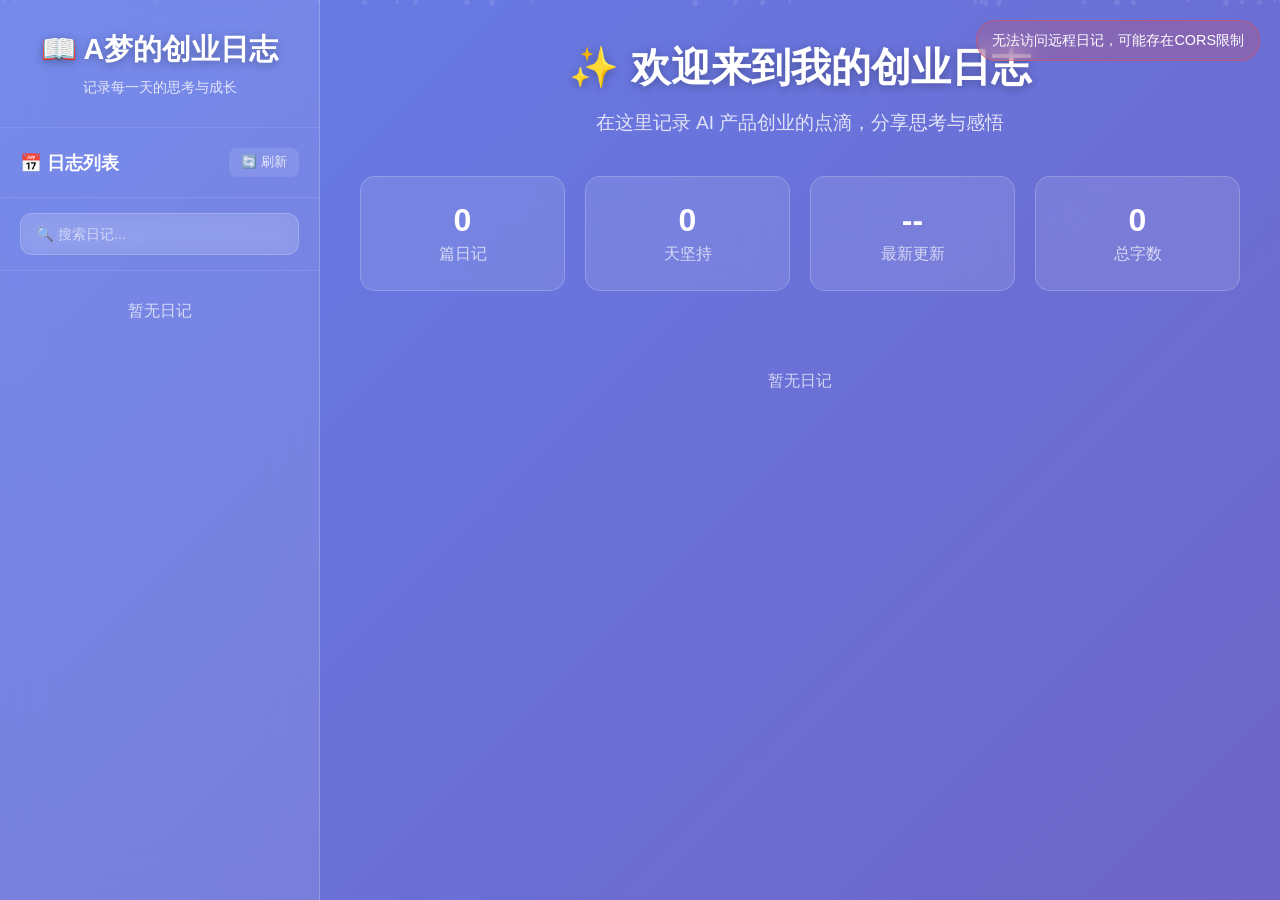
<file: daily/index.html>
<!DOCTYPE html>
<html lang="zh-CN">
<head>
    <meta charset="UTF-8">
    <meta name="viewport" content="width=device-width, initial-scale=1.0">
    <title>A梦的创业日志</title>
    <style>
        * {
            margin: 0;
            padding: 0;
            box-sizing: border-box;
        }

        body {
            font-family: -apple-system, BlinkMacSystemFont, 'Segoe UI', Roboto, sans-serif;
            background: linear-gradient(135deg, #667eea 0%, #764ba2 100%);
            height: 100vh;
            overflow: hidden;
        }

        /* 动态背景 */
        .background-animation {
            position: fixed;
            top: 0;
            left: 0;
            width: 100%;
            height: 100%;
            z-index: -1;
            background: linear-gradient(135deg, #667eea 0%, #764ba2 50%, #f093fb 100%);
            background-size: 400% 400%;
            animation: gradientShift 15s ease infinite;
        }

        @keyframes gradientShift {
            0% { background-position: 0% 50%; }
            50% { background-position: 100% 50%; }
            100% { background-position: 0% 50%; }
        }

        /* 浮动粒子效果 */
        .particles {
            position: fixed;
            top: 0;
            left: 0;
            width: 100%;
            height: 100%;
            z-index: -1;
        }

        .particle {
            position: absolute;
            background: rgba(255, 255, 255, 0.1);
            border-radius: 50%;
            animation: float 20s infinite linear;
        }

        @keyframes float {
            0% {
                transform: translateY(100vh) rotate(0deg);
                opacity: 0;
            }
            10% {
                opacity: 1;
            }
            90% {
                opacity: 1;
            }
            100% {
                transform: translateY(-100px) rotate(360deg);
                opacity: 0;
            }
        }

        /* 全屏容器 */
        .app-container {
            display: flex;
            height: 100vh;
            width: 100vw;
        }

        /* 玻璃效果卡片 */
        .glass-card {
            background: rgba(255, 255, 255, 0.1);
            backdrop-filter: blur(20px);
            border: 1px solid rgba(255, 255, 255, 0.2);
            box-shadow: 0 8px 32px rgba(0, 0, 0, 0.1);
        }

        /* 左侧面板 */
        .left-panel {
            width: 320px;
            min-width: 320px;
            max-width: 320px;
            display: flex;
            flex-direction: column;
            background: rgba(255, 255, 255, 0.1);
            backdrop-filter: blur(20px);
            border-right: 1px solid rgba(255, 255, 255, 0.2);
            transition: all 0.3s ease;
        }

        .left-panel.hidden {
            width: 0;
            min-width: 0;
            max-width: 0;
            overflow: hidden;
        }

        /* 头部标题 */
        .app-header {
            padding: 30px 20px;
            text-align: center;
            border-bottom: 1px solid rgba(255, 255, 255, 0.1);
            cursor: pointer;
            transition: all 0.3s ease;
        }

        .app-header:hover {
            background: rgba(255, 255, 255, 0.05);
        }

        .app-header h1 {
            font-size: 1.8rem;
            font-weight: 700;
            color: white;
            margin-bottom: 8px;
            text-shadow: 0 2px 10px rgba(0, 0, 0, 0.3);
        }

        .app-header p {
            font-size: 0.9rem;
            color: rgba(255, 255, 255, 0.8);
        }

        /* 导航区域 */
        .navigation-area {
            flex: 1;
            display: flex;
            flex-direction: column;
            overflow: hidden;
        }

        .nav-header {
            padding: 20px;
            border-bottom: 1px solid rgba(255, 255, 255, 0.1);
            display: flex;
            justify-content: space-between;
            align-items: center;
        }

        .nav-title {
            color: white;
            font-size: 1.1rem;
            font-weight: 600;
        }

        .refresh-btn {
            background: rgba(255, 255, 255, 0.1);
            border: none;
            border-radius: 8px;
            color: rgba(255, 255, 255, 0.8);
            padding: 6px 12px;
            cursor: pointer;
            font-size: 0.8rem;
            transition: all 0.3s ease;
        }

        .refresh-btn:hover {
            background: rgba(255, 255, 255, 0.2);
            color: white;
        }

        .refresh-btn:disabled {
            opacity: 0.5;
            cursor: not-allowed;
        }

        /* 搜索栏 */
        .search-section {
            padding: 15px 20px;
            border-bottom: 1px solid rgba(255, 255, 255, 0.1);
        }

        .search-box {
            width: 100%;
            padding: 12px 15px;
            border: none;
            border-radius: 12px;
            background: rgba(255, 255, 255, 0.1);
            backdrop-filter: blur(10px);
            color: white;
            font-size: 0.9rem;
            border: 1px solid rgba(255, 255, 255, 0.2);
            transition: all 0.3s ease;
        }

        .search-box::placeholder {
            color: rgba(255, 255, 255, 0.6);
        }

        .search-box:focus {
            outline: none;
            background: rgba(255, 255, 255, 0.15);
            border-color: rgba(255, 255, 255, 0.4);
        }

        /* 日记列表 */
        .journal-list-container {
            flex: 1;
            overflow-y: auto;
            padding: 10px 20px 20px;
        }

        .journal-list {
            display: grid;
            gap: 8px;
        }

        .journal-item {
            padding: 12px 15px;
            border-radius: 12px;
            cursor: pointer;
            transition: all 0.3s ease;
            border: 1px solid rgba(255, 255, 255, 0.1);
            background: rgba(255, 255, 255, 0.05);
        }

        .journal-item:hover {
            background: rgba(255, 255, 255, 0.15);
            transform: translateX(3px);
        }

        .journal-item.active {
            background: rgba(255, 255, 255, 0.2);
            border-color: rgba(255, 255, 255, 0.3);
            transform: translateX(3px);
        }

        .journal-date {
            font-size: 1rem;
            color: white;
            font-weight: 600;
            margin-bottom: 2px;
        }

        .journal-weekday {
            font-size: 0.8rem;
            color: rgba(255, 255, 255, 0.7);
        }

        /* 主内容区域 */
        .main-content {
            flex: 1;
            display: flex;
            flex-direction: column;
            overflow: hidden;
        }

        /* 内容控制栏 */
        .content-controls {
            display: none;
            justify-content: space-between;
            align-items: center;
            padding: 20px 30px;
            background: rgba(255, 255, 255, 0.1);
            backdrop-filter: blur(10px);
            border-bottom: 1px solid rgba(255, 255, 255, 0.2);
        }

        .content-controls.visible {
            display: flex;
        }

        .content-title {
            color: white;
            font-size: 1.3rem;
            font-weight: 600;
            flex: 1;
        }

        .view-toggle {
            display: flex;
            gap: 8px;
            background: rgba(255, 255, 255, 0.1);
            border-radius: 10px;
            padding: 4px;
        }

        .toggle-btn {
            padding: 8px 16px;
            border: none;
            border-radius: 8px;
            background: transparent;
            color: rgba(255, 255, 255, 0.8);
            cursor: pointer;
            transition: all 0.3s ease;
            font-size: 0.9rem;
        }

        .toggle-btn:hover {
            color: white;
        }

        .toggle-btn.active {
            background: rgba(255, 255, 255, 0.2);
            color: white;
            font-weight: 600;
        }

        /* 内容显示区域 */
        .content-display {
            flex: 1;
            overflow: hidden;
            position: relative;
        }

        /* 首页视图 */
        .landing-view {
            height: 100%;
            overflow-y: auto;
            padding: 40px;
        }

        .welcome-section {
            text-align: center;
            margin-bottom: 40px;
        }

        .welcome-title {
            font-size: 2.5rem;
            font-weight: 700;
            color: white;
            margin-bottom: 15px;
            text-shadow: 0 2px 10px rgba(0, 0, 0, 0.3);
        }

        .welcome-subtitle {
            font-size: 1.2rem;
            color: rgba(255, 255, 255, 0.8);
            margin-bottom: 30px;
        }

        /* 统计信息 */
        .stats-grid {
            display: grid;
            grid-template-columns: repeat(auto-fit, minmax(200px, 1fr));
            gap: 20px;
            margin-bottom: 40px;
        }

        .stat-card {
            padding: 25px;
            text-align: center;
            border-radius: 15px;
            background: rgba(255, 255, 255, 0.1);
            backdrop-filter: blur(20px);
            border: 1px solid rgba(255, 255, 255, 0.2);
            transition: all 0.3s ease;
        }

        .stat-card:hover {
            transform: translateY(-5px);
            background: rgba(255, 255, 255, 0.15);
        }

        .stat-number {
            font-size: 2rem;
            font-weight: 700;
            color: white;
            margin-bottom: 5px;
        }

        .stat-label {
            color: rgba(255, 255, 255, 0.7);
        }

        /* 预览网格 */
        .preview-grid {
            display: grid;
            grid-template-columns: repeat(auto-fit, minmax(350px, 1fr));
            gap: 20px;
        }

        .preview-card {
            padding: 25px;
            border-radius: 15px;
            cursor: pointer;
            transition: all 0.3s ease;
            border: 1px solid rgba(255, 255, 255, 0.15);
            background: rgba(255, 255, 255, 0.05);
            position: relative;
            overflow: hidden;
        }

        .preview-card::before {
            content: '';
            position: absolute;
            top: 0;
            left: 0;
            right: 0;
            height: 3px;
            background: linear-gradient(90deg, #ff6b6b, #4ecdc4, #45b7d1);
            transform: scaleX(0);
            transition: transform 0.3s ease;
        }

        .preview-card:hover::before {
            transform: scaleX(1);
        }

        .preview-card:hover {
            transform: translateY(-5px);
            background: rgba(255, 255, 255, 0.1);
        }

        .preview-header {
            display: flex;
            justify-content: space-between;
            align-items: flex-start;
            margin-bottom: 15px;
        }

        .preview-title {
            font-size: 1.2rem;
            font-weight: 600;
            color: white;
            margin-bottom: 5px;
        }

        .preview-date {
            font-size: 0.8rem;
            color: rgba(255, 255, 255, 0.6);
            background: rgba(255, 255, 255, 0.1);
            padding: 4px 10px;
            border-radius: 10px;
            white-space: nowrap;
        }

        .preview-content {
            color: rgba(255, 255, 255, 0.8);
            line-height: 1.6;
            font-size: 0.9rem;
            display: -webkit-box;
            -webkit-line-clamp: 3;
            -webkit-box-orient: vertical;
            overflow: hidden;
        }

        .preview-tags {
            margin-top: 15px;
            display: flex;
            flex-wrap: wrap;
            gap: 6px;
        }

        .preview-tag {
            background: rgba(255, 255, 255, 0.15);
            color: rgba(255, 255, 255, 0.9);
            padding: 3px 8px;
            border-radius: 10px;
            font-size: 0.75rem;
        }

        /* 日记内容视图 */
        .journal-content {
            display: none;
            height: 100%;
            overflow: hidden;
        }

        .journal-content.active {
            display: block;
        }

        /* 原始视图 */
        .original-view {
            display: none;
            height: 100%;
        }

        .original-view iframe {
            width: 100%;
            height: 100%;
            border: none;
            background: white;
        }

        /* 统一视图 */
        .unified-view {
            display: block;
            height: 100%;
            overflow-y: auto;
            padding: 40px;
            color: white;
            line-height: 1.8;
        }

        .unified-view h1 {
            font-size: 2.2rem;
            margin-bottom: 15px;
            color: white;
            text-align: center;
            padding-bottom: 20px;
            border-bottom: 2px solid rgba(255, 255, 255, 0.2);
        }

        .unified-view h2 {
            font-size: 1.6rem;
            margin: 30px 0 20px 0;
            color: rgba(255, 255, 255, 0.95);
            padding-left: 20px;
            border-left: 4px solid #667eea;
            background: rgba(255, 255, 255, 0.05);
            padding: 15px 20px;
            border-radius: 8px;
        }

        .unified-view h3 {
            font-size: 1.3rem;
            margin: 25px 0 15px 0;
            color: rgba(255, 255, 255, 0.9);
        }

        .unified-view p {
            margin-bottom: 18px;
            color: rgba(255, 255, 255, 0.85);
            font-size: 1rem;
        }

        .unified-view ul {
            margin-left: 25px;
            margin-bottom: 20px;
        }

        .unified-view li {
            margin-bottom: 12px;
            color: rgba(255, 255, 255, 0.85);
            list-style-type: none;
            position: relative;
            padding-left: 25px;
            line-height: 1.6;
        }

        .unified-view li::before {
            content: "▸";
            position: absolute;
            left: 0;
            color: #667eea;
            font-weight: bold;
            font-size: 1.1rem;
        }

        .unified-view a {
            color: #4ecdc4;
            text-decoration: none;
            border-bottom: 1px dotted #4ecdc4;
            transition: all 0.3s ease;
        }

        .unified-view a:hover {
            color: #45b7d1;
            border-bottom-color: #45b7d1;
            background: rgba(69, 183, 209, 0.1);
            padding: 2px 4px;
            border-radius: 4px;
        }

        /* 加载动画 */
        .loading {
            display: flex;
            justify-content: center;
            align-items: center;
            height: 100px;
            flex-direction: column;
            gap: 15px;
        }

        .spinner {
            width: 30px;
            height: 30px;
            border: 3px solid rgba(255, 255, 255, 0.3);
            border-top: 3px solid white;
            border-radius: 50%;
            animation: spin 1s linear infinite;
        }

        .loading-text {
            color: rgba(255, 255, 255, 0.8);
            font-size: 0.85rem;
        }

        @keyframes spin {
            0% { transform: rotate(0deg); }
            100% { transform: rotate(360deg); }
        }

        /* 状态指示器 */
        .status-indicator {
            position: fixed;
            top: 20px;
            right: 20px;
            padding: 10px 15px;
            border-radius: 20px;
            background: rgba(255, 255, 255, 0.1);
            backdrop-filter: blur(10px);
            color: white;
            font-size: 0.9rem;
            z-index: 1000;
            border: 1px solid rgba(255, 255, 255, 0.2);
            transition: all 0.3s ease;
        }

        .status-indicator.success {
            background: rgba(76, 175, 80, 0.2);
            border-color: rgba(76, 175, 80, 0.4);
        }

        .status-indicator.error {
            background: rgba(244, 67, 54, 0.2);
            border-color: rgba(244, 67, 54, 0.4);
        }

        /* 响应式设计 */
        @media (max-width: 768px) {
            .left-panel {
                width: 100%;
                min-width: 100%;
                max-width: 100%;
                position: absolute;
                z-index: 100;
                height: 100%;
            }
            
            .main-content {
                width: 100%;
            }

            .app-header h1 {
                font-size: 1.5rem;
            }

            .welcome-title {
                font-size: 2rem;
            }

            .content-controls {
                flex-direction: column;
                gap: 15px;
                align-items: stretch;
            }

            .view-toggle {
                justify-content: center;
            }

            .unified-view {
                padding: 20px;
            }

            .preview-grid {
                grid-template-columns: 1fr;
            }
        }

        /* 滚动条样式 */
        ::-webkit-scrollbar {
            width: 6px;
        }

        ::-webkit-scrollbar-track {
            background: rgba(255, 255, 255, 0.1);
            border-radius: 3px;
        }

        ::-webkit-scrollbar-thumb {
            background: rgba(255, 255, 255, 0.3);
            border-radius: 3px;
        }

        ::-webkit-scrollbar-thumb:hover {
            background: rgba(255, 255, 255, 0.5);
        }

        /* 切换按钮 */
        .panel-toggle {
            position: fixed;
            top: 20px;
            left: 20px;
            background: rgba(255, 255, 255, 0.2);
            backdrop-filter: blur(10px);
            border: none;
            border-radius: 50%;
            width: 45px;
            height: 45px;
            color: white;
            font-size: 1.1rem;
            cursor: pointer;
            transition: all 0.3s ease;
            z-index: 1000;
            display: none;
        }

        .panel-toggle:hover {
            background: rgba(255, 255, 255, 0.3);
            transform: scale(1.1);
        }

        .panel-toggle.visible {
            display: flex;
            align-items: center;
            justify-content: center;
        }

        @keyframes fadeInUp {
            from {
                opacity: 0;
                transform: translateY(20px);
            }
            to {
                opacity: 1;
                transform: translateY(0);
            }
        }

        .fade-in {
            animation: fadeInUp 0.5s ease;
        }
    </style>
</head>
<body>
    <!-- 动态背景 -->
    <div class="background-animation"></div>
    
    <!-- 浮动粒子 -->
    <div class="particles" id="particles"></div>

    <!-- 状态指示器 -->
    <div class="status-indicator" id="statusIndicator" style="display: none;">
        正在扫描...
    </div>

    <!-- 面板切换按钮 -->
    <button class="panel-toggle" id="panelToggle" onclick="journalNav.togglePanel()">
        ☰
    </button>

    <div class="app-container">
        <!-- 左侧面板 -->
        <div class="left-panel" id="leftPanel">
            <!-- 应用头部 -->
            <div class="app-header" onclick="journalNav.showLanding()">
                <h1>📖 A梦的创业日志</h1>
                <p>记录每一天的思考与成长</p>
            </div>

            <!-- 导航区域 -->
            <div class="navigation-area">
                <!-- 导航头部 -->
                <div class="nav-header">
                    <div class="nav-title">📅 日志列表</div>
                    <button class="refresh-btn" id="refreshBtn" onclick="journalNav.refreshJournals()">
                        🔄 刷新
                    </button>
                </div>

                <!-- 搜索栏 -->
                <div class="search-section">
                    <input type="text" class="search-box" placeholder="🔍 搜索日记..." id="searchBox">
                </div>

                <!-- 日记列表 -->
                <div class="journal-list-container">
                    <div class="journal-list" id="journalList">
                        <div class="loading">
                            <div class="spinner"></div>
                            <div class="loading-text">正在扫描日志文件...</div>
                        </div>
                    </div>
                </div>
            </div>
        </div>

        <!-- 主内容区域 -->
        <div class="main-content">
            <!-- 内容控制栏 -->
            <div class="content-controls" id="contentControls">
                <div class="content-title" id="contentTitle">日志标题</div>
                <div class="view-toggle">
                    <button class="toggle-btn" id="originalBtn" onclick="journalNav.switchView('original')">
                        📄 原始样式
                    </button>
                    <button class="toggle-btn active" id="unifiedBtn" onclick="journalNav.switchView('unified')">
                        🎨 统一样式
                    </button>
                </div>
            </div>

            <!-- 内容显示区域 -->
            <div class="content-display">
                <!-- 首页视图 -->
                <div class="landing-view" id="landingView">
                    <div class="welcome-section">
                        <h1 class="welcome-title">✨ 欢迎来到我的创业日志</h1>
                        <p class="welcome-subtitle">在这里记录 AI 产品创业的点滴，分享思考与感悟</p>
                    </div>

                    <!-- 统计信息 -->
                    <div class="stats-grid">
                        <div class="stat-card">
                            <div class="stat-number" id="totalEntries">0</div>
                            <div class="stat-label">篇日记</div>
                        </div>
                        <div class="stat-card">
                            <div class="stat-number" id="daysSince">0</div>
                            <div class="stat-label">天坚持</div>
                        </div>
                        <div class="stat-card">
                            <div class="stat-number" id="latestDate">--</div>
                            <div class="stat-label">最新更新</div>
                        </div>
                        <div class="stat-card">
                            <div class="stat-number" id="totalWords">0</div>
                            <div class="stat-label">总字数</div>
                        </div>
                    </div>

                    <!-- 日记预览网格 -->
                    <div class="preview-grid" id="previewGrid">
                        <div class="loading">
                            <div class="spinner"></div>
                            <div class="loading-text">正在加载日记预览...</div>
                        </div>
                    </div>
                </div>

                <!-- 日记内容 -->
                <div class="journal-content" id="journalContent">
                    <!-- 原始视图 -->
                    <div class="original-view" id="originalView">
                        <!-- iframe内容 -->
                    </div>
                    
                    <!-- 统一视图 -->
                    <div class="unified-view" id="unifiedView">
                        <!-- 解析后的内容 -->
                    </div>
                </div>
            </div>
        </div>
    </div>

    <script>
        class OptimizedJournalNavigator {
            constructor() {
                this.journals = [];
                this.currentJournal = null;
                this.filteredJournals = [];
                this.currentView = 'unified'; // 默认统一样式
                this.isLocal = window.location.protocol === 'file:' || window.location.hostname === 'localhost' || window.location.hostname === '127.0.0.1';
                this.baseUrl = this.isLocal ? './' : 'https://www.amengshare.com/daily/';
                this.cacheKey = 'journal_cache_v2';
                this.lastScanKey = 'last_scan_time';
                this.cacheExpiry = 5 * 60 * 1000; // 5分钟缓存
                this.init();
            }

            async init() {
                this.createParticles();
                this.showStatus('正在加载日记...', 'loading');
                
                // 尝试从缓存加载
                const cachedData = this.loadFromCache();
                if (cachedData) {
                    this.journals = cachedData;
                    this.filteredJournals = [...this.journals];
                    this.renderJournalList();
                    this.renderPreviewGrid();
                    this.updateStats();
                    this.showStatus(`从缓存加载 ${this.journals.length} 篇日记`, 'success');
                    
                    // 后台检查更新
                    this.checkForUpdates();
                } else {
                    // 首次扫描
                    await this.fullScan();
                }
                
                this.setupSearch();
                this.hideStatus();
            }

            // 从缓存加载数据
            loadFromCache() {
                try {
                    const cached = localStorage.getItem(this.cacheKey);
                    const lastScan = localStorage.getItem(this.lastScanKey);
                    
                    if (cached && lastScan) {
                        const cacheTime = parseInt(lastScan);
                        const now = Date.now();
                        
                        if (now - cacheTime < this.cacheExpiry) {
                            const data = JSON.parse(cached);
                            // 重新创建Date对象
                            return data.map(journal => ({
                                ...journal,
                                date: new Date(journal.date)
                            }));
                        }
                    }
                } catch (error) {
                    console.log('缓存加载失败:', error);
                }
                return null;
            }

            // 保存到缓存
            saveToCache() {
                try {
                    localStorage.setItem(this.cacheKey, JSON.stringify(this.journals));
                    localStorage.setItem(this.lastScanKey, Date.now().toString());
                } catch (error) {
                    console.log('缓存保存失败:', error);
                }
            }

            // 完整扫描
            async fullScan() {
                if (this.isLocal) {
                    await this.discoverLocalJournals();
                } else {
                    await this.discoverRemoteJournals();
                }
                
                this.renderJournalList();
                this.renderPreviewGrid();
                this.updateStats();
                this.saveToCache();
            }

            // 检查更新（增量扫描）
            async checkForUpdates() {
                const today = new Date();
                const lastWeek = new Date(today.getTime() - 7 * 24 * 60 * 60 * 1000);
                
                // 只扫描最近一周的可能文件
                const newJournals = [];
                
                for (let d = new Date(lastWeek); d <= today; d.setDate(d.getDate() + 1)) {
                    const year = d.getFullYear();
                    const month = d.getMonth() + 1;
                    const day = d.getDate();
                    
                    const filename = `${year}${month}${day}.html`;
                    const paddedFilename = `${year}${month.toString().padStart(2, '0')}${day.toString().padStart(2, '0')}.html`;
                    
                    for (const fname of [filename, paddedFilename]) {
                        // 检查是否已存在
                        if (!this.journals.find(j => j.filename === fname)) {
                            try {
                                const response = await fetch(this.baseUrl + fname);
                                if (response.ok) {
                                    const html = await response.text();
                                    const journal = this.parseJournal(html, fname, year, month, day);
                                    if (journal) {
                                        newJournals.push(journal);
                                    }
                                }
                            } catch (error) {
                                // 静默处理
                            }
                        }
                    }
                }
                
                if (newJournals.length > 0) {
                    this.journals = [...newJournals, ...this.journals].sort((a, b) => new Date(b.date) - new Date(a.date));
                    this.filteredJournals = [...this.journals];
                    this.renderJournalList();
                    this.renderPreviewGrid();
                    this.updateStats();
                    this.saveToCache();
                    this.showStatus(`发现 ${newJournals.length} 篇新日记`, 'success');
                }
            }

            // 手动刷新
            async refreshJournals() {
                const refreshBtn = document.getElementById('refreshBtn');
                refreshBtn.disabled = true;
                refreshBtn.textContent = '刷新中...';
                
                this.showStatus('正在刷新日记列表...', 'loading');
                
                // 清除缓存
                localStorage.removeItem(this.cacheKey);
                localStorage.removeItem(this.lastScanKey);
                
                await this.fullScan();
                
                refreshBtn.disabled = false;
                refreshBtn.textContent = '🔄 刷新';
                this.hideStatus();
            }

            // 获取星期几
            getWeekday(date) {
                const weekdays = ['周日', '周一', '周二', '周三', '周四', '周五', '周六'];
                return weekdays[date.getDay()];
            }

            // 格式化日期为简短格式
            formatShortDate(date) {
                const month = date.getMonth() + 1;
                const day = date.getDate();
                return `${month}月${day}日`;
            }

            // 显示状态
            showStatus(message, type = 'loading') {
                const indicator = document.getElementById('statusIndicator');
                indicator.textContent = message;
                indicator.className = `status-indicator ${type}`;
                indicator.style.display = 'block';
            }

            // 隐藏状态
            hideStatus() {
                setTimeout(() => {
                    document.getElementById('statusIndicator').style.display = 'none';
                }, 2000);
            }

            // 创建浮动粒子效果
            createParticles() {
                const particlesContainer = document.getElementById('particles');
                for (let i = 0; i < 30; i++) {
                    const particle = document.createElement('div');
                    particle.className = 'particle';
                    particle.style.left = Math.random() * 100 + '%';
                    particle.style.width = Math.random() * 4 + 2 + 'px';
                    particle.style.height = particle.style.width;
                    particle.style.animationDelay = Math.random() * 20 + 's';
                    particle.style.animationDuration = (Math.random() * 10 + 10) + 's';
                    particlesContainer.appendChild(particle);
                }
            }

            // 发现本地日记文件（优化版）
            async discoverLocalJournals() {
                const knownFiles = [
                    '2025521.html',
                    '2025522.html', 
                    '2025523.html',
                    '2025526.html',
                    '2025527.html',
                    '2025528.html'
                ];

                const foundJournals = [];
                const promises = knownFiles.map(async filename => {
                    try {
                        const response = await fetch(filename);
                        if (response.ok) {
                            const html = await response.text();
                            const journal = this.parseJournal(html, filename);
                            if (journal) {
                                foundJournals.push(journal);
                            }
                        }
                    } catch (error) {
                        // 静默处理
                    }
                });

                await Promise.all(promises);

                if (foundJournals.length === 0) {
                    await this.smartScanLocal();
                } else {
                    this.journals = foundJournals.sort((a, b) => new Date(b.date) - new Date(a.date));
                    this.filteredJournals = [...this.journals];
                    this.showStatus(`发现 ${this.journals.length} 篇日记`, 'success');
                }
            }

            // 智能扫描本地文件（并发优化）
            async smartScanLocal() {
                const currentYear = new Date().getFullYear();
                const foundJournals = [];
                const promises = [];

                for (let month = 1; month <= 12; month++) {
                    const daysInMonth = new Date(currentYear, month, 0).getDate();
                    for (let day = 1; day <= daysInMonth; day++) {
                        const filename = `${currentYear}${month}${day}.html`;
                        promises.push(
                            fetch(filename).then(async response => {
                                if (response.ok) {
                                    const html = await response.text();
                                    const journal = this.parseJournal(html, filename);
                                    if (journal) {
                                        foundJournals.push(journal);
                                    }
                                }
                            }).catch(() => {
                                // 静默处理
                            })
                        );
                    }
                }

                await Promise.all(promises);

                this.journals = foundJournals.sort((a, b) => new Date(b.date) - new Date(a.date));
                this.filteredJournals = [...this.journals];
                
                if (this.journals.length > 0) {
                    this.showStatus(`智能发现 ${this.journals.length} 篇日记`, 'success');
                } else {
                    this.showStatus('未发现日记文件', 'error');
                }
            }

            // 发现远程日记文件（批量优化）
            async discoverRemoteJournals() {
                const currentYear = new Date().getFullYear();
                const startYear = 2025;
                const foundJournals = [];
                const promises = [];

                for (let year = startYear; year <= currentYear; year++) {
                    for (let month = 1; month <= 12; month++) {
                        const daysInMonth = new Date(year, month, 0).getDate();
                        for (let day = 1; day <= daysInMonth; day++) {
                            const filename = `${year}${month}${day}.html`;
                            const paddedFilename = `${year}${month.toString().padStart(2, '0')}${day.toString().padStart(2, '0')}.html`;
                            
                            for (const fname of [filename, paddedFilename]) {
                                promises.push(
                                    fetch(this.baseUrl + fname, { mode: 'cors' }).then(async response => {
                                        if (response.ok) {
                                            const html = await response.text();
                                            const journal = this.parseJournal(html, fname, year, month, day);
                                            if (journal) {
                                                foundJournals.push(journal);
                                            }
                                        }
                                    }).catch(() => {
                                        // 静默处理CORS错误
                                    })
                                );
                            }
                        }
                    }
                }

                // 分批处理请求，避免过多并发
                const batchSize = 10;
                for (let i = 0; i < promises.length; i += batchSize) {
                    const batch = promises.slice(i, i + batchSize);
                    await Promise.all(batch);
                }

                this.journals = foundJournals.sort((a, b) => new Date(b.date) - new Date(a.date));
                this.filteredJournals = [...this.journals];
                
                if (this.journals.length > 0) {
                    this.showStatus(`发现 ${this.journals.length} 篇日记`, 'success');
                } else {
                    this.showStatus('无法访问远程日记，可能存在CORS限制', 'error');
                }
            }

            // 解析日记内容
            parseJournal(html, filename, year = null, month = null, day = null) {
                const parser = new DOMParser();
                const doc = parser.parseFromString(html, 'text/html');
                
                const title = doc.querySelector('title')?.textContent || 
                             doc.querySelector('h1')?.textContent || 
                             doc.querySelector('.title')?.textContent ||
                             '未命名日记';

                let date;
                if (year && month && day) {
                    date = new Date(year, month - 1, day);
                } else {
                    const dateMatch = filename.match(/(\d{4})(\d{1,2})(\d{1,2})/);
                    if (dateMatch) {
                        const y = parseInt(dateMatch[1]);
                        const m = parseInt(dateMatch[2]) - 1;
                        const d = parseInt(dateMatch[3]);
                        date = new Date(y, m, d);
                    } else {
                        date = new Date();
                    }
                }

                const bodyText = doc.body.textContent || doc.body.innerText || '';
                const preview = this.extractPreview(bodyText);
                const tags = this.extractTags(bodyText);
                const wordCount = bodyText.replace(/\s/g, '').length;

                return {
                    filename,
                    title: title.trim(),
                    date,
                    content: html,
                    preview,
                    tags,
                    wordCount,
                    formattedDate: this.formatDate(date),
                    shortDate: this.formatShortDate(date),
                    weekday: this.getWeekday(date),
                    url: this.baseUrl + filename
                };
            }

            // 提取预览文本
            extractPreview(text) {
                const cleanText = text.replace(/\s+/g, ' ').trim();
                return cleanText.length > 150 ? cleanText.substring(0, 150) + '...' : cleanText;
            }

            // 提取标签
            extractTags(text) {
                const keywords = ['设计', '开发', '学习', '思考', '工作', '生活', '创业', '技术', '产品', '用户', '调研', '分析'];
                const foundTags = keywords.filter(keyword => text.includes(keyword));
                return foundTags.slice(0, 3);
            }

            // 格式化日期
            formatDate(date) {
                return date.toLocaleDateString('zh-CN', {
                    year: 'numeric',
                    month: 'long',
                    day: 'numeric'
                });
            }

            // 渲染日记列表
            renderJournalList() {
                const listContainer = document.getElementById('journalList');
                
                if (this.filteredJournals.length === 0) {
                    listContainer.innerHTML = '<p style="color: rgba(255,255,255,0.7); text-align: center; padding: 20px;">暂无日记</p>';
                    return;
                }

                listContainer.innerHTML = this.filteredJournals.map((journal, index) => `
                    <div class="journal-item fade-in" onclick="journalNav.loadJournal(${this.journals.indexOf(journal)})" style="animation-delay: ${index * 0.1}s">
                        <div class="journal-date">${journal.shortDate}</div>
                        <div class="journal-weekday">${journal.weekday}</div>
                    </div>
                `).join('');
            }

            // 渲染预览网格
            renderPreviewGrid() {
                const gridContainer = document.getElementById('previewGrid');
                
                if (this.filteredJournals.length === 0) {
                    gridContainer.innerHTML = '<p style="color: rgba(255,255,255,0.7); text-align: center; grid-column: 1/-1; padding: 40px;">暂无日记</p>';
                    return;
                }

                gridContainer.innerHTML = this.filteredJournals.map((journal, index) => `
                    <div class="preview-card fade-in" onclick="journalNav.loadJournal(${this.journals.indexOf(journal)})" style="animation-delay: ${index * 0.1}s">
                        <div class="preview-header">
                            <div>
                                <div class="preview-title">${journal.title}</div>
                                <div style="color: rgba(255,255,255,0.6); font-size: 0.75rem; margin-top: 3px;">${journal.wordCount} 字 · ${journal.weekday}</div>
                            </div>
                            <div class="preview-date">${journal.shortDate}</div>
                        </div>
                        <div class="preview-content">${journal.preview}</div>
                        ${journal.tags.length > 0 ? `
                            <div class="preview-tags">
                                ${journal.tags.map(tag => `<span class="preview-tag">${tag}</span>`).join('')}
                            </div>
                        ` : ''}
                    </div>
                `).join('');
            }

            // 加载特定日记
            async loadJournal(index) {
                const journal = this.journals[index];
                if (!journal) return;

                this.currentJournal = journal;

                // 更新活跃状态
                document.querySelectorAll('.journal-item').forEach((item, i) => {
                    const journalIndex = this.journals.indexOf(this.filteredJournals[i]);
                    item.classList.toggle('active', journalIndex === index);
                });

                // 隐藏首页，显示日记内容
                document.getElementById('landingView').style.display = 'none';
                document.getElementById('contentControls').classList.add('visible');
                document.getElementById('panelToggle').classList.add('visible');
                
                // 更新标题
                document.getElementById('contentTitle').textContent = journal.title;
                
                const contentDiv = document.getElementById('journalContent');
                contentDiv.classList.add('active');

                // 加载原始视图
                this.loadOriginalView(journal);
                
                // 加载统一视图
                this.loadUnifiedView(journal);

                // 设置当前视图
                this.switchView(this.currentView);
            }

            // 加载原始视图
            loadOriginalView(journal) {
                const originalView = document.getElementById('originalView');
                originalView.innerHTML = `
                    <iframe src="${journal.filename}" title="${journal.title}"></iframe>
                `;
            }

            // 加载统一视图
            loadUnifiedView(journal) {
                const parser = new DOMParser();
                const doc = parser.parseFromString(journal.content, 'text/html');
                
                const title = doc.querySelector('title')?.textContent || 
                             doc.querySelector('h1')?.textContent || 
                             doc.querySelector('.title')?.textContent ||
                             journal.title;

                const contentDiv = doc.querySelector('.content') || doc.body;
                let cleanContent = contentDiv.innerHTML;

                // 移除样式标签和脚本
                cleanContent = cleanContent.replace(/<style[^>]*>[\s\S]*?<\/style>/gi, '');
                cleanContent = cleanContent.replace(/<script[^>]*>[\s\S]*?<\/script>/gi, '');
                
                const unifiedView = document.getElementById('unifiedView');
                unifiedView.innerHTML = `
                    <h1>${title}</h1>
                    <div style="margin-top: 30px;">
                        ${cleanContent}
                    </div>
                `;

                this.adjustUnifiedStyles(unifiedView);
            }

            // 调整统一视图样式
            adjustUnifiedStyles(container) {
                const elements = container.querySelectorAll('*');
                elements.forEach(el => {
                    el.removeAttribute('class');
                    el.removeAttribute('style');
                });
            }

            // 切换视图模式
            switchView(viewType) {
                this.currentView = viewType;
                
                const originalView = document.getElementById('originalView');
                const unifiedView = document.getElementById('unifiedView');
                const originalBtn = document.getElementById('originalBtn');
                const unifiedBtn = document.getElementById('unifiedBtn');

                if (viewType === 'original') {
                    originalView.style.display = 'block';
                    unifiedView.style.display = 'none';
                    originalBtn.classList.add('active');
                    unifiedBtn.classList.remove('active');
                } else {
                    originalView.style.display = 'none';
                    unifiedView.style.display = 'block';
                    originalBtn.classList.remove('active');
                    unifiedBtn.classList.add('active');
                }
            }

            // 切换面板显示
            togglePanel() {
                const leftPanel = document.getElementById('leftPanel');
                leftPanel.classList.toggle('hidden');
            }

            // 设置搜索功能
            setupSearch() {
                const searchBox = document.getElementById('searchBox');
                searchBox.addEventListener('input', (e) => {
                    const query = e.target.value.toLowerCase().trim();
                    
                    if (query === '') {
                        this.filteredJournals = [...this.journals];
                    } else {
                        this.filteredJournals = this.journals.filter(journal => 
                            journal.title.toLowerCase().includes(query) ||
                            journal.preview.toLowerCase().includes(query) ||
                            journal.tags.some(tag => tag.toLowerCase().includes(query))
                        );
                    }
                    
                    this.renderJournalList();
                    this.renderPreviewGrid();
                });
            }

            // 更新统计信息
            updateStats() {
                document.getElementById('totalEntries').textContent = this.journals.length;
                
                if (this.journals.length > 0) {
                    const latestDate = this.journals[0].date;
                    const firstDate = this.journals[this.journals.length - 1].date;
                    const daysDiff = Math.ceil((latestDate - firstDate) / (1000 * 60 * 60 * 24)) + 1;
                    const totalWords = this.journals.reduce((sum, journal) => sum + journal.wordCount, 0);
                    
                    document.getElementById('daysSince').textContent = daysDiff;
                    document.getElementById('latestDate').textContent = 
                        latestDate.toLocaleDateString('zh-CN', { month: 'short', day: 'numeric' });
                    document.getElementById('totalWords').textContent = totalWords.toLocaleString();
                }
            }

            // 返回首页
            showLanding() {
                document.getElementById('landingView').style.display = 'block';
                document.getElementById('journalContent').classList.remove('active');
                document.getElementById('contentControls').classList.remove('visible');
                document.getElementById('panelToggle').classList.remove('visible');
                document.querySelectorAll('.journal-item').forEach(item => {
                    item.classList.remove('active');
                });
                this.currentJournal = null;
            }
        }

        // 初始化应用
        const journalNav = new OptimizedJournalNavigator();

        // 键盘导航
        document.addEventListener('keydown', (e) => {
            if (e.key === 'Escape') {
                journalNav.showLanding();
            }
        });
    </script>
</body>
</html>
</file>
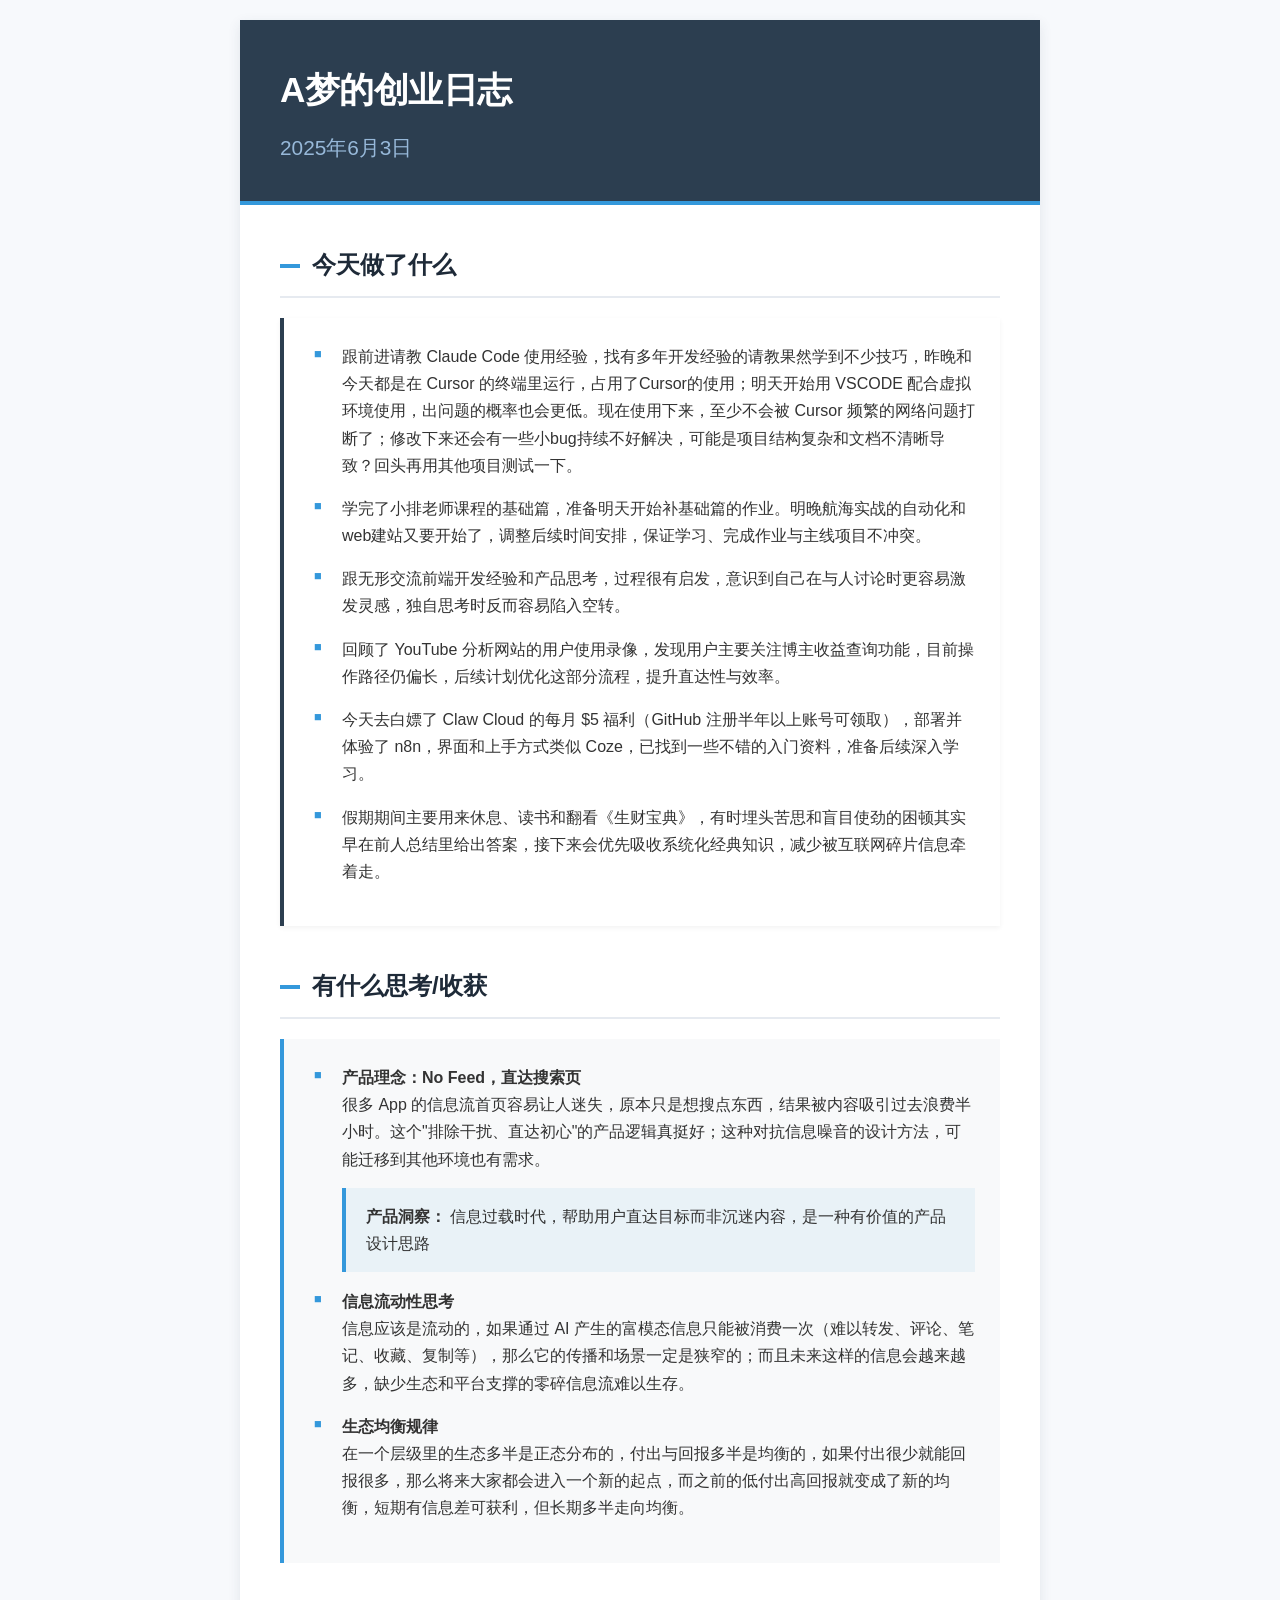
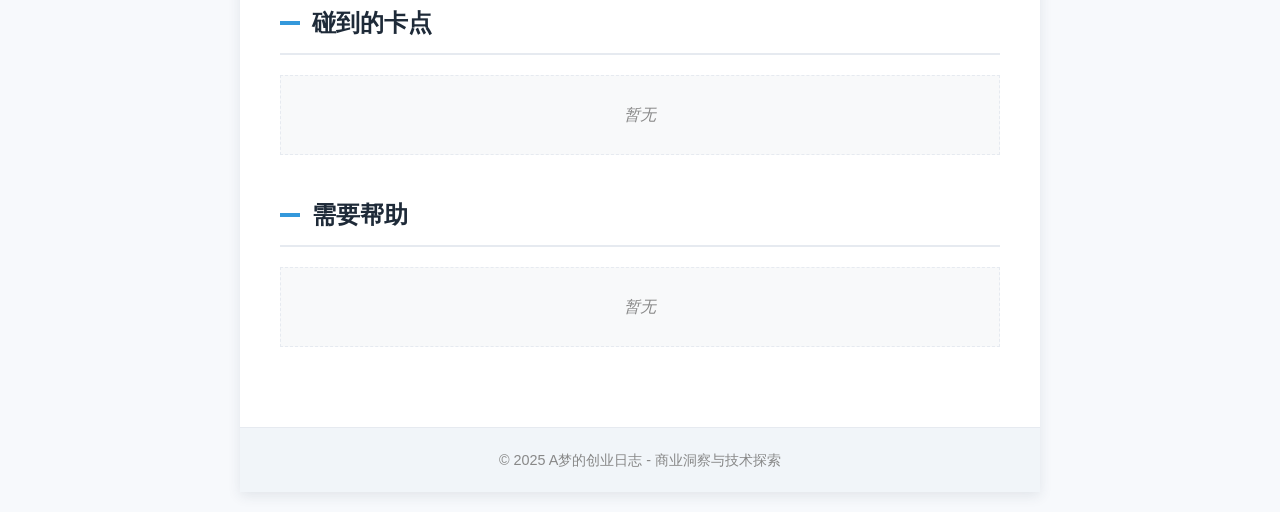
<file: daily/20250603.html>
<!DOCTYPE html>
<html lang="zh-CN">
<head>
    <meta charset="UTF-8">
    <meta name="viewport" content="width=device-width, initial-scale=1.0">
    <title>A梦的创业日志</title>
    <style>
        /* 扁平商务风格 + 深蓝商务配色方案 */
        :root {
            --primary-color: #2c3e50;
            --secondary-color: #3498db;
            --gradient-start: #2c3e50;
            --gradient-end: #3498db;
            --bg-color: #f7f9fc;
            --card-bg: #ffffff;
            --text-color: #333333;
            --heading-color: #1e2a38;
            --border-radius: 0px;
            --shadow: 0 4px 12px rgba(44, 62, 80, 0.1);
            --border-color: #e6eaf0;
            --highlight-bg: rgba(52, 152, 219, 0.08);
            --highlight-border: #3498db;
            --accent-color: #2980b9;
        }
        
        * {
            margin: 0;
            padding: 0;
            box-sizing: border-box;
        }
        
        body {
            font-family: -apple-system, BlinkMacSystemFont, "Segoe UI", Roboto, Helvetica, Arial, sans-serif;
            line-height: 1.7;
            background-color: var(--bg-color);
            color: var(--text-color);
            padding: 20px;
        }
        
        .container {
            max-width: 800px;
            margin: 0 auto;
            background-color: var(--card-bg);
            border-radius: var(--border-radius);
            box-shadow: var(--shadow);
            overflow: hidden;
            word-wrap: break-word;
        }
        
        header {
            background: var(--primary-color);
            padding: 40px;
            color: white;
            position: relative;
        }
        
        header::after {
            content: "";
            position: absolute;
            bottom: 0;
            left: 0;
            width: 100%;
            height: 4px;
            background: var(--secondary-color);
        }
        
        .title {
            font-size: 2.2em;
            margin-bottom: 10px;
            font-weight: 700;
            letter-spacing: -0.5px;
        }
        
        .date {
            font-size: 1.3em;
            font-weight: 400;
            opacity: 0.9;
            color: #a3c6e8;
        }
        
        .content {
            padding: 40px;
        }
        
        h2 {
            font-size: 1.5em;
            color: var(--heading-color);
            margin-bottom: 20px;
            padding-bottom: 10px;
            border-bottom: 2px solid var(--border-color);
            display: flex;
            align-items: center;
        }
        
        h2::before {
            content: "";
            display: inline-block;
            width: 20px;
            height: 4px;
            background-color: var(--secondary-color);
            margin-right: 12px;
        }
        
        h3 {
            font-size: 1.2em;
            color: var(--heading-color);
            margin: 15px 0 10px;
        }
        
        .section {
            margin-bottom: 40px;
        }
        
        .card {
            background-color: var(--card-bg);
            border-radius: var(--border-radius);
            padding: 25px;
            margin-bottom: 20px;
            border-left: 4px solid var(--primary-color);
            box-shadow: 0 2px 5px rgba(0, 0, 0, 0.05);
            transition: box-shadow 0.3s ease;
        }
        
        .card:hover {
            box-shadow: 0 5px 15px rgba(0, 0, 0, 0.1);
        }
        
        .insight-card {
            background-color: #f8f9fa;
            border-radius: var(--border-radius);
            padding: 25px;
            margin-bottom: 20px;
            border-left: 4px solid var(--secondary-color);
            position: relative;
        }
        
        .highlight-box {
            background-color: var(--highlight-bg);
            border-radius: var(--border-radius);
            padding: 15px 20px;
            margin: 15px 0;
            border-left: 4px solid var(--highlight-border);
        }
        
        .empty-card {
            background-color: #f8f9fa;
            border-radius: var(--border-radius);
            padding: 25px;
            margin-bottom: 20px;
            border: 1px dashed var(--border-color);
            color: #888;
            text-align: center;
            font-style: italic;
        }
        
        ul {
            padding-left: 5px;
            margin-bottom: 15px;
        }
        
        li {
            margin-bottom: 16px;
            position: relative;
            list-style-type: none;
            padding-left: 28px;
        }
        
        li:before {
            content: "■";
            position: absolute;
            left: 0;
            top: 0;
            color: var(--secondary-color);
            font-size: 0.8em;
        }
        
        a {
            color: var(--secondary-color);
            text-decoration: none;
            border-bottom: 1px solid rgba(52, 152, 219, 0.3);
            transition: all 0.2s ease;
            padding: 0 2px;
        }
        
        a:hover {
            color: var(--accent-color);
            background-color: var(--highlight-bg);
            border-bottom-color: var(--accent-color);
        }
        
        footer {
            text-align: center;
            padding: 20px;
            font-size: 0.9em;
            color: #888;
            background-color: #f1f5f9;
            border-top: 1px solid var(--border-color);
        }
        
        img {
            max-width: 100%;
            height: auto;
        }
        
        code {
            font-family: SFMono-Regular, Consolas, "Liberation Mono", Menlo, monospace;
            background-color: #f1f5f9;
            padding: 2px 4px;
            border-radius: 3px;
            font-size: 0.9em;
            color: var(--primary-color);
        }
        
        @media (max-width: 768px) {
            body {
                padding: 10px;
            }
            
            header {
                padding: 30px 20px;
            }
            
            .content {
                padding: 30px 20px;
            }
            
            .title {
                font-size: 1.8em;
            }
            
            .date {
                font-size: 1.1em;
            }
        }
    </style>
</head>
<body>
    <div class="container">
        <header>
            <h1 class="title">A梦的创业日志</h1>
            <div class="date">2025年6月3日</div>
        </header>
        
        <div class="content">
            <div class="section">
                <h2>今天做了什么</h2>
                <div class="card">
                    <ul>
                        <li>跟前进请教 Claude Code 使用经验，找有多年开发经验的请教果然学到不少技巧，昨晚和今天都是在 Cursor 的终端里运行，占用了Cursor的使用；明天开始用 VSCODE 配合虚拟环境使用，出问题的概率也会更低。现在使用下来，至少不会被 Cursor 频繁的网络问题打断了；修改下来还会有一些小bug持续不好解决，可能是项目结构复杂和文档不清晰导致？回头再用其他项目测试一下。</li>
                        
                        <li>学完了小排老师课程的基础篇，准备明天开始补基础篇的作业。明晚航海实战的自动化和web建站又要开始了，调整后续时间安排，保证学习、完成作业与主线项目不冲突。</li>
                        
                        <li>跟无形交流前端开发经验和产品思考，过程很有启发，意识到自己在与人讨论时更容易激发灵感，独自思考时反而容易陷入空转。</li>
                        
                        <li>回顾了 YouTube 分析网站的用户使用录像，发现用户主要关注博主收益查询功能，目前操作路径仍偏长，后续计划优化这部分流程，提升直达性与效率。</li>
                        
                        <li>今天去白嫖了 Claw Cloud 的每月 $5 福利（GitHub 注册半年以上账号可领取），部署并体验了 n8n，界面和上手方式类似 Coze，已找到一些不错的入门资料，准备后续深入学习。</li>
                        
                        <li>假期期间主要用来休息、读书和翻看《生财宝典》，有时埋头苦思和盲目使劲的困顿其实早在前人总结里给出答案，接下来会优先吸收系统化经典知识，减少被互联网碎片信息牵着走。</li>
                    </ul>
                </div>
            </div>
            
            <div class="section">
                <h2>有什么思考/收获</h2>
                <div class="insight-card">
                    <ul>
                        <li>
                            <strong>产品理念：No Feed，直达搜索页</strong>
                            <p>很多 App 的信息流首页容易让人迷失，原本只是想搜点东西，结果被内容吸引过去浪费半小时。这个"排除干扰、直达初心"的产品逻辑真挺好；这种对抗信息噪音的设计方法，可能迁移到其他环境也有需求。</p>
                            <div class="highlight-box">
                                <strong>产品洞察：</strong> 信息过载时代，帮助用户直达目标而非沉迷内容，是一种有价值的产品设计思路
                            </div>
                        </li>
                        
                        <li>
                            <strong>信息流动性思考</strong>
                            <p>信息应该是流动的，如果通过 AI 产生的富模态信息只能被消费一次（难以转发、评论、笔记、收藏、复制等），那么它的传播和场景一定是狭窄的；而且未来这样的信息会越来越多，缺少生态和平台支撑的零碎信息流难以生存。</p>
                        </li>
                        
                        <li>
                            <strong>生态均衡规律</strong>
                            <p>在一个层级里的生态多半是正态分布的，付出与回报多半是均衡的，如果付出很少就能回报很多，那么将来大家都会进入一个新的起点，而之前的低付出高回报就变成了新的均衡，短期有信息差可获利，但长期多半走向均衡。</p>
                        </li>
                    </ul>
                </div>
            </div>
            
            <div class="section">
                <h2>碰到的卡点</h2>
                <div class="empty-card">
                    暂无
                </div>
            </div>
            
            <div class="section">
                <h2>需要帮助</h2>
                <div class="empty-card">
                    暂无
                </div>
            </div>
        </div>
        
        <footer>
            © 2025 A梦的创业日志 - 商业洞察与技术探索
        </footer>
    </div>
</body>
</html>
</file>
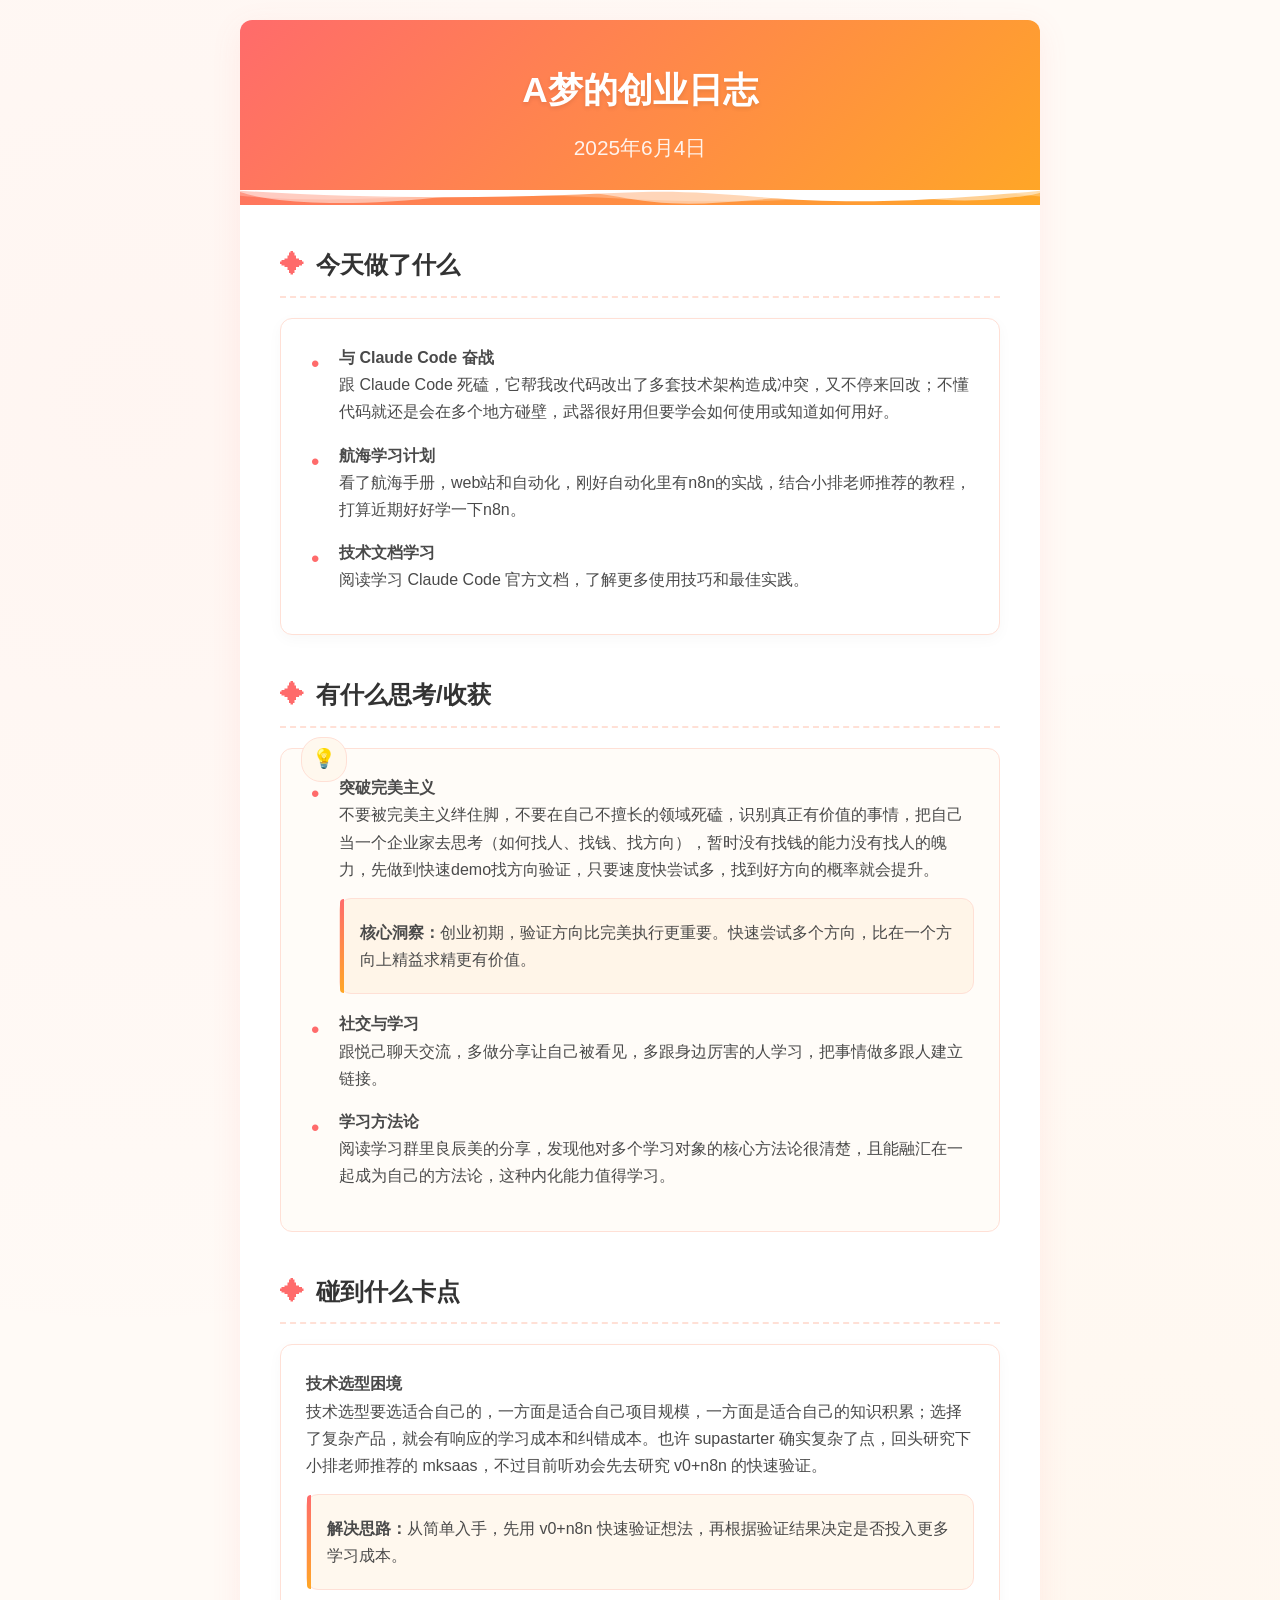
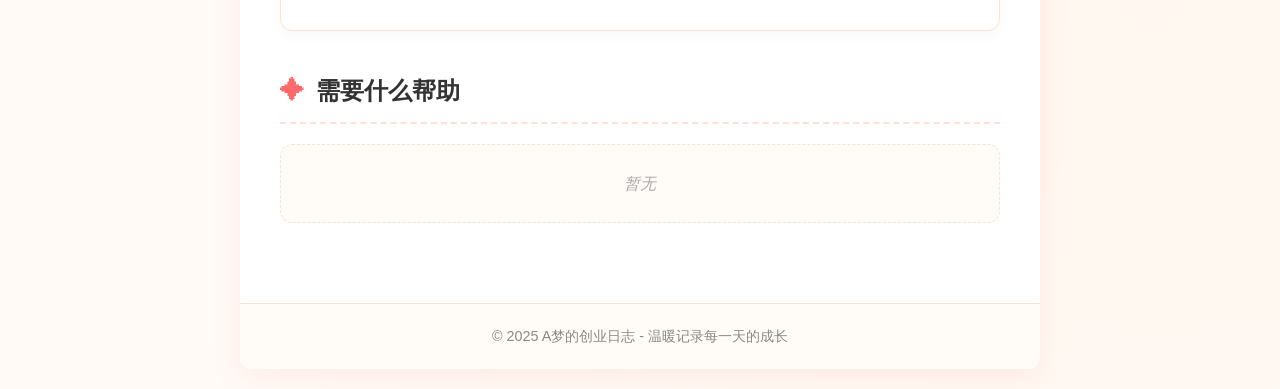
<file: daily/20250604.html>
<!DOCTYPE html>
<html lang="zh-CN">
<head>
    <meta charset="UTF-8">
    <meta name="viewport" content="width=device-width, initial-scale=1.0">
    <title>A梦的创业日志</title>
    <style>
        /* 温暖人文风格 + 橙红活力配色方案 */
        :root {
            --primary-color: #ff6b6b;
            --secondary-color: #ffa726;
            --gradient-start: #ff6b6b;
            --gradient-end: #ffa726;
            --bg-color: #fffaf6;
            --card-bg: #ffffff;
            --text-color: #4a4a4a;
            --heading-color: #333333;
            --border-radius: 12px;
            --shadow: 0 8px 30px rgba(255, 107, 107, 0.1);
            --border-color: #ffe0d6;
            --highlight-bg: rgba(255, 167, 38, 0.08);
            --highlight-border: #ffa726;
            --accent-color: #fd7e14;
        }
        
        * {
            margin: 0;
            padding: 0;
            box-sizing: border-box;
        }
        
        body {
            font-family: -apple-system, BlinkMacSystemFont, "Segoe UI", Roboto, Helvetica, Arial, sans-serif;
            line-height: 1.7;
            background-color: var(--bg-color);
            color: var(--text-color);
            padding: 20px;
            background-image: 
                radial-gradient(circle at 10% 20%, rgba(255, 107, 107, 0.03) 0%, transparent 50%),
                radial-gradient(circle at 90% 80%, rgba(255, 167, 38, 0.03) 0%, transparent 50%);
        }
        
        .container {
            max-width: 800px;
            margin: 0 auto;
            background-color: var(--card-bg);
            border-radius: var(--border-radius);
            box-shadow: var(--shadow);
            overflow: hidden;
            word-wrap: break-word;
        }
        
        header {
            background: linear-gradient(135deg, var(--gradient-start), var(--gradient-end));
            padding: 40px;
            color: white;
            text-align: center;
            position: relative;
        }
        
        header::before {
            content: "";
            position: absolute;
            bottom: 0;
            left: 0;
            width: 100%;
            height: 15px;
            background-image: url("data:image/svg+xml,%3Csvg xmlns='http://www.w3.org/2000/svg' viewBox='0 0 1200 120' preserveAspectRatio='none'%3E%3Cpath d='M0,0V46.29c47.79,22.2,103.59,32.17,158,28,70.36-5.37,136.33-33.31,206.8-37.5C438.64,32.43,512.34,53.67,583,72.05c69.27,18,138.3,24.88,209.4,13.08,36.15-6,69.85-17.84,104.45-29.34C989.49,25,1113-14.29,1200,52.47V0Z' opacity='.25' fill='%23ffffff'/%3E%3Cpath d='M0,0V15.81C13,36.92,27.64,56.86,47.69,72.05,99.41,111.27,165,111,224.58,91.58c31.15-10.15,60.09-26.07,89.67-39.8,40.92-19,84.73-46,130.83-49.67,36.26-2.85,70.9,9.42,98.6,31.56,31.77,25.39,62.32,62,103.63,73,40.44,10.79,81.35-6.69,119.13-24.28s75.16-39,116.92-43.05c59.73-5.85,113.28,22.88,168.9,38.84,30.2,8.66,59,6.17,87.09-7.5,22.43-10.89,48-26.93,60.65-49.24V0Z' opacity='.5' fill='%23ffffff'/%3E%3Cpath d='M0,0V5.63C149.93,59,314.09,71.32,475.83,42.57c43-7.64,84.23-20.12,127.61-26.46,59-8.63,112.48,12.24,165.56,35.4C827.93,77.22,886,95.24,951.2,90c86.53-7,172.46-45.71,248.8-84.81V0Z' fill='%23ffffff'/%3E%3C/svg%3E");
            background-size: cover;
            background-position: center;
        }
        
        .title {
            font-size: 2.2em;
            margin-bottom: 10px;
            font-weight: 700;
            text-shadow: 0 2px 4px rgba(0, 0, 0, 0.1);
        }
        
        .date {
            font-size: 1.3em;
            font-weight: 400;
            opacity: 0.9;
        }
        
        .content {
            padding: 40px;
        }
        
        h2 {
            font-size: 1.5em;
            color: var(--heading-color);
            margin-bottom: 20px;
            padding-bottom: 10px;
            border-bottom: 2px dashed var(--border-color);
            display: flex;
            align-items: center;
        }
        
        h2::before {
            content: "✦";
            display: inline-block;
            margin-right: 12px;
            color: var(--primary-color);
        }
        
        h3 {
            font-size: 1.2em;
            color: var(--heading-color);
            margin: 15px 0 10px;
        }
        
        .section {
            margin-bottom: 40px;
        }
        
        .card {
            background-color: var(--card-bg);
            border-radius: var(--border-radius);
            padding: 25px;
            margin-bottom: 20px;
            border: 1px solid var(--border-color);
            box-shadow: 0 4px 15px rgba(0, 0, 0, 0.03);
            transition: transform 0.3s ease, box-shadow 0.3s ease;
        }
        
        .card:hover {
            transform: translateY(-3px);
            box-shadow: 0 8px 25px rgba(0, 0, 0, 0.05);
        }
        
        .insight-card {
            background-color: #fffcf8;
            border-radius: var(--border-radius);
            padding: 25px;
            margin-bottom: 20px;
            border: 1px solid var(--border-color);
            position: relative;
        }
        
        .insight-card::before {
            content: "💡";
            position: absolute;
            top: -12px;
            left: 20px;
            background: #fff8ee;
            padding: 5px 10px;
            border-radius: 20px;
            border: 1px solid var(--border-color);
            font-size: 1.2em;
        }
        
        .highlight-box {
            background-color: var(--highlight-bg);
            border-radius: var(--border-radius);
            padding: 20px;
            margin: 15px 0;
            border: 1px solid var(--border-color);
            position: relative;
        }
        
        .highlight-box::before {
            content: "";
            position: absolute;
            top: 0;
            left: 0;
            width: 4px;
            height: 100%;
            background: linear-gradient(to bottom, var(--gradient-start), var(--gradient-end));
            border-radius: var(--border-radius) 0 0 var(--border-radius);
        }
        
        .empty-card {
            background-color: #fffcf8;
            border-radius: var(--border-radius);
            padding: 25px;
            margin-bottom: 20px;
            border: 1px dashed var(--border-color);
            color: #aaa;
            text-align: center;
            font-style: italic;
        }
        
        ul {
            padding-left: 5px;
            margin-bottom: 15px;
        }
        
        li {
            margin-bottom: 16px;
            position: relative;
            list-style-type: none;
            padding-left: 28px;
        }
        
        li:before {
            content: "•";
            position: absolute;
            left: 0;
            top: 0;
            color: var(--primary-color);
            font-size: 1.5em;
        }
        
        a {
            color: var(--primary-color);
            text-decoration: none;
            border-bottom: 1px solid rgba(255, 107, 107, 0.3);
            transition: all 0.2s ease;
            padding: 0 2px;
        }
        
        a:hover {
            color: var(--accent-color);
            background-color: var(--highlight-bg);
            border-bottom-color: var(--accent-color);
        }
        
        footer {
            text-align: center;
            padding: 20px;
            font-size: 0.9em;
            color: #888;
            background-color: #fffcf8;
            border-top: 1px solid var(--border-color);
        }
        
        img {
            max-width: 100%;
            height: auto;
            border-radius: calc(var(--border-radius) - 4px);
        }
        
        code {
            font-family: SFMono-Regular, Consolas, "Liberation Mono", Menlo, monospace;
            background-color: #fff8ee;
            padding: 2px 4px;
            border-radius: 4px;
            font-size: 0.9em;
            color: var(--accent-color);
        }
        
        .number-badge {
            display: inline-flex;
            align-items: center;
            justify-content: center;
            width: 24px;
            height: 24px;
            background: linear-gradient(135deg, var(--gradient-start), var(--gradient-end));
            color: white;
            border-radius: 50%;
            font-size: 0.8em;
            font-weight: bold;
            margin-right: 10px;
        }
        
        @media (max-width: 768px) {
            body {
                padding: 10px;
            }
            
            header {
                padding: 30px 20px;
            }
            
            .content {
                padding: 30px 20px;
            }
            
            .title {
                font-size: 1.8em;
            }
            
            .date {
                font-size: 1.1em;
            }
        }
    </style>
</head>
<body>
    <div class="container">
        <header>
            <h1 class="title">A梦的创业日志</h1>
            <div class="date">2025年6月4日</div>
        </header>
        
        <div class="content">
            <div class="section">
                <h2>今天做了什么</h2>
                <div class="card">
                    <ul>
                        <li>
                            <strong>与 Claude Code 奋战</strong>
                            <p>跟 Claude Code 死磕，它帮我改代码改出了多套技术架构造成冲突，又不停来回改；不懂代码就还是会在多个地方碰壁，武器很好用但要学会如何使用或知道如何用好。</p>
                        </li>
                        
                        <li>
                            <strong>航海学习计划</strong>
                            <p>看了航海手册，web站和自动化，刚好自动化里有n8n的实战，结合小排老师推荐的教程，打算近期好好学一下n8n。</p>
                        </li>
                        
                        <li>
                            <strong>技术文档学习</strong>
                            <p>阅读学习 Claude Code 官方文档，了解更多使用技巧和最佳实践。</p>
                        </li>
                    </ul>
                </div>
            </div>
            
            <div class="section">
                <h2>有什么思考/收获</h2>
                <div class="insight-card">
                    <ul>
                        <li>
                            <strong>突破完美主义</strong>
                            <p>不要被完美主义绊住脚，不要在自己不擅长的领域死磕，识别真正有价值的事情，把自己当一个企业家去思考（如何找人、找钱、找方向），暂时没有找钱的能力没有找人的魄力，先做到快速demo找方向验证，只要速度快尝试多，找到好方向的概率就会提升。</p>
                            
                            <div class="highlight-box">
                                <p><strong>核心洞察：</strong>创业初期，验证方向比完美执行更重要。快速尝试多个方向，比在一个方向上精益求精更有价值。</p>
                            </div>
                        </li>
                        
                        <li>
                            <strong>社交与学习</strong>
                            <p>跟悦己聊天交流，多做分享让自己被看见，多跟身边厉害的人学习，把事情做多跟人建立链接。</p>
                        </li>
                        
                        <li>
                            <strong>学习方法论</strong>
                            <p>阅读学习群里良辰美的分享，发现他对多个学习对象的核心方法论很清楚，且能融汇在一起成为自己的方法论，这种内化能力值得学习。</p>
                        </li>
                    </ul>
                </div>
            </div>
            
            <div class="section">
                <h2>碰到什么卡点</h2>
                <div class="card">
                    <p><strong>技术选型困境</strong></p>
                    <p>技术选型要选适合自己的，一方面是适合自己项目规模，一方面是适合自己的知识积累；选择了复杂产品，就会有响应的学习成本和纠错成本。也许 supastarter 确实复杂了点，回头研究下小排老师推荐的 mksaas，不过目前听劝会先去研究 v0+n8n 的快速验证。</p>
                    
                    <div class="highlight-box">
                        <p><strong>解决思路：</strong>从简单入手，先用 v0+n8n 快速验证想法，再根据验证结果决定是否投入更多学习成本。</p>
                    </div>
                </div>
            </div>
            
            <div class="section">
                <h2>需要什么帮助</h2>
                <div class="empty-card">
                    暂无
                </div>
            </div>
        </div>
        
        <footer>
            © 2025 A梦的创业日志 - 温暖记录每一天的成长
        </footer>
    </div>
</body>
</html>
</file>
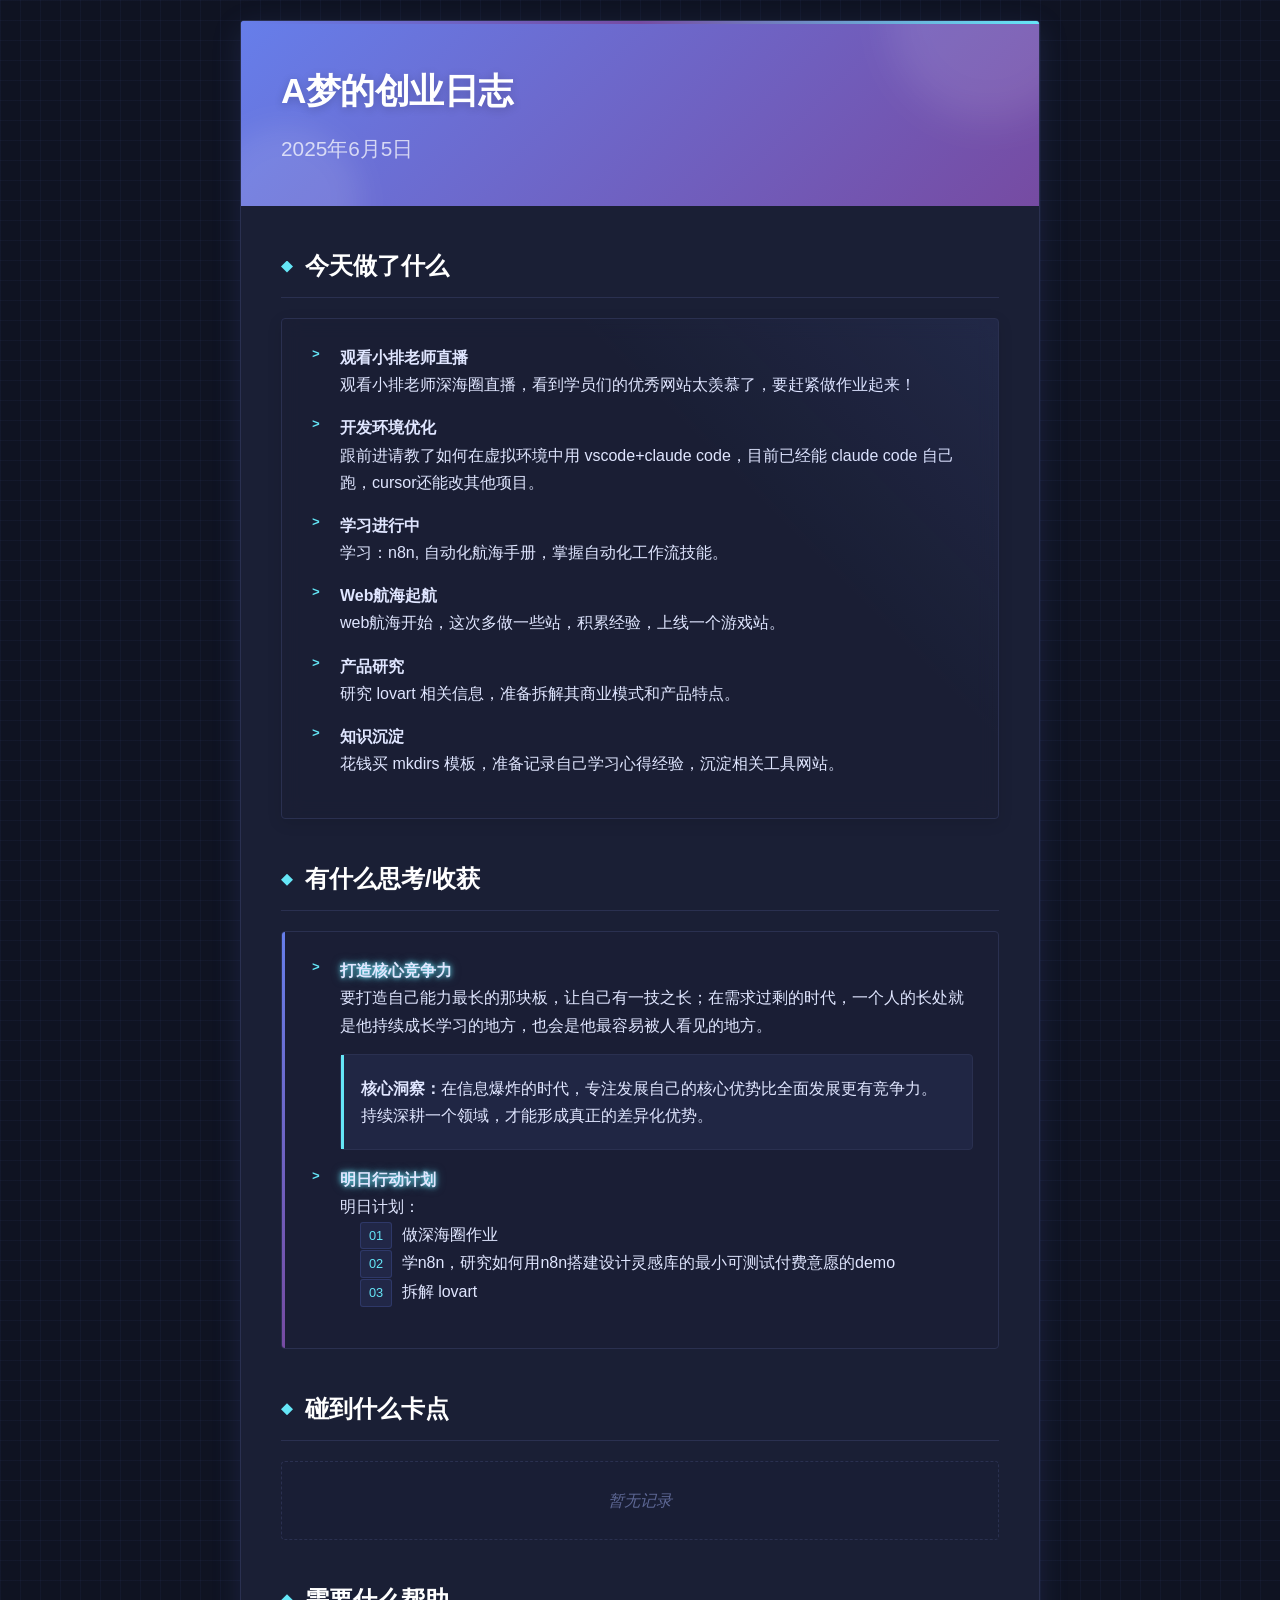
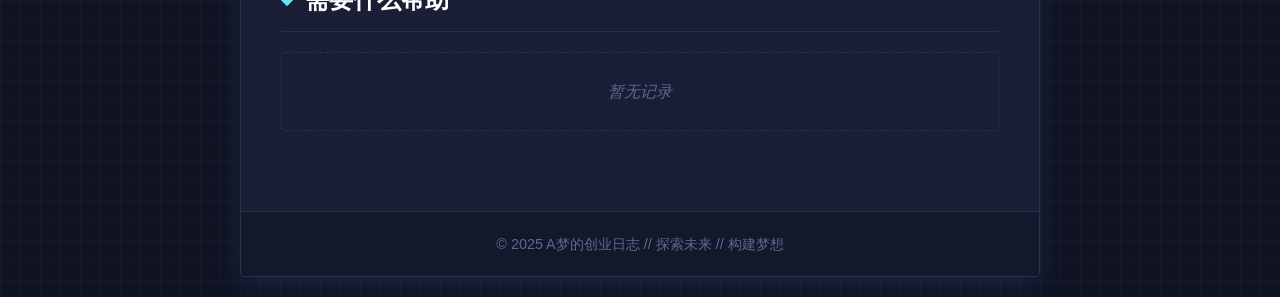
<file: daily/20250605.html>
<!DOCTYPE html>
<html lang="zh-CN">
<head>
    <meta charset="UTF-8">
    <meta name="viewport" content="width=device-width, initial-scale=1.0">
    <title>A梦的创业日志</title>
    <style>
        /* 科技未来风格 + 蓝紫科技配色方案 */
        :root {
            --primary-color: #667eea;
            --secondary-color: #764ba2;
            --gradient-start: #667eea;
            --gradient-end: #764ba2;
            --bg-color: #0f1322;
            --card-bg: #1a1f35;
            --text-color: #e0e6ff;
            --heading-color: #ffffff;
            --border-radius: 4px;
            --shadow: 0 8px 30px rgba(102, 126, 234, 0.15);
            --border-color: #2a3050;
            --highlight-bg: rgba(102, 126, 234, 0.08);
            --highlight-border: #667eea;
            --accent-color: #65e6f7;
            --grid-color: rgba(102, 126, 234, 0.05);
        }
        
        * {
            margin: 0;
            padding: 0;
            box-sizing: border-box;
        }
        
        body {
            font-family: -apple-system, BlinkMacSystemFont, "Segoe UI", Roboto, Helvetica, Arial, sans-serif;
            line-height: 1.7;
            background-color: var(--bg-color);
            color: var(--text-color);
            padding: 20px;
            background-image: 
                linear-gradient(to right, var(--grid-color) 1px, transparent 1px),
                linear-gradient(to bottom, var(--grid-color) 1px, transparent 1px);
            background-size: 20px 20px;
        }
        
        .container {
            max-width: 800px;
            margin: 0 auto;
            background-color: var(--card-bg);
            border-radius: var(--border-radius);
            box-shadow: var(--shadow);
            overflow: hidden;
            word-wrap: break-word;
            border: 1px solid var(--border-color);
            position: relative;
        }
        
        .container::before {
            content: "";
            position: absolute;
            top: 0;
            left: 0;
            right: 0;
            height: 3px;
            background: linear-gradient(90deg, var(--gradient-start), var(--gradient-end), var(--accent-color));
            z-index: 10;
        }
        
        header {
            background: linear-gradient(135deg, var(--gradient-start), var(--gradient-end));
            padding: 40px;
            color: white;
            position: relative;
            overflow: hidden;
        }
        
        header::after {
            content: "";
            position: absolute;
            width: 200px;
            height: 200px;
            border-radius: 50%;
            background: rgba(255, 255, 255, 0.1);
            top: -100px;
            right: -50px;
            filter: blur(20px);
        }
        
        header::before {
            content: "";
            position: absolute;
            width: 150px;
            height: 150px;
            border-radius: 50%;
            background: rgba(255, 255, 255, 0.1);
            bottom: -70px;
            left: -30px;
            filter: blur(15px);
        }
        
        .title {
            font-size: 2.2em;
            margin-bottom: 10px;
            font-weight: 700;
            position: relative;
            z-index: 2;
            letter-spacing: -0.5px;
            text-shadow: 0 2px 10px rgba(0, 0, 0, 0.2);
        }
        
        .date {
            font-size: 1.3em;
            font-weight: 400;
            opacity: 0.9;
            position: relative;
            z-index: 2;
            color: rgba(255, 255, 255, 0.8);
        }
        
        .content {
            padding: 40px;
        }
        
        h2 {
            font-size: 1.5em;
            color: var(--heading-color);
            margin-bottom: 20px;
            padding-bottom: 10px;
            border-bottom: 1px solid var(--border-color);
            display: flex;
            align-items: center;
            position: relative;
        }
        
        h2::before {
            content: "";
            display: inline-block;
            width: 12px;
            height: 12px;
            background-color: var(--accent-color);
            margin-right: 12px;
            clip-path: polygon(50% 0%, 100% 50%, 50% 100%, 0% 50%);
        }
        
        h3 {
            font-size: 1.2em;
            color: var(--heading-color);
            margin: 15px 0 10px;
        }
        
        .section {
            margin-bottom: 40px;
        }
        
        .card {
            background-color: rgba(26, 31, 53, 0.5);
            border-radius: var(--border-radius);
            padding: 25px;
            margin-bottom: 20px;
            border: 1px solid var(--border-color);
            box-shadow: 0 4px 15px rgba(0, 0, 0, 0.1);
            backdrop-filter: blur(10px);
            position: relative;
            overflow: hidden;
        }
        
        .card::after {
            content: "";
            position: absolute;
            top: 0;
            left: 0;
            width: 100%;
            height: 100%;
            background: linear-gradient(45deg, transparent 65%, rgba(102, 126, 234, 0.1) 100%);
            pointer-events: none;
        }
        
        .insight-card {
            background-color: rgba(26, 31, 53, 0.7);
            border-radius: var(--border-radius);
            padding: 25px;
            margin-bottom: 20px;
            border: 1px solid var(--border-color);
            position: relative;
            overflow: hidden;
        }
        
        .insight-card::before {
            content: "";
            position: absolute;
            top: 0;
            left: 0;
            width: 3px;
            height: 100%;
            background: linear-gradient(to bottom, var(--gradient-start), var(--gradient-end));
        }
        
        .highlight-box {
            background-color: var(--highlight-bg);
            border-radius: var(--border-radius);
            padding: 20px;
            margin: 15px 0;
            border: 1px solid var(--border-color);
            position: relative;
        }
        
        .highlight-box::before {
            content: "";
            position: absolute;
            top: 0;
            left: 0;
            width: 3px;
            height: 100%;
            background: var(--accent-color);
        }
        
        .empty-card {
            background-color: rgba(26, 31, 53, 0.3);
            border-radius: var(--border-radius);
            padding: 25px;
            margin-bottom: 20px;
            border: 1px dashed var(--border-color);
            color: #5d6794;
            text-align: center;
            font-style: italic;
        }
        
        ul {
            padding-left: 5px;
            margin-bottom: 15px;
        }
        
        li {
            margin-bottom: 16px;
            position: relative;
            list-style-type: none;
            padding-left: 28px;
        }
        
        li:before {
            content: ">";
            position: absolute;
            left: 0;
            top: 0;
            color: var(--accent-color);
            font-family: monospace;
            font-weight: bold;
        }
        
        a {
            color: var(--accent-color);
            text-decoration: none;
            border-bottom: 1px solid rgba(101, 230, 247, 0.3);
            transition: all 0.2s ease;
            padding: 0 2px;
        }
        
        a:hover {
            color: var(--accent-color);
            background-color: rgba(101, 230, 247, 0.1);
            border-bottom-color: var(--accent-color);
        }
        
        footer {
            text-align: center;
            padding: 20px;
            font-size: 0.9em;
            color: #5d6794;
            background-color: rgba(15, 19, 34, 0.5);
            border-top: 1px solid var(--border-color);
        }
        
        img {
            max-width: 100%;
            height: auto;
            border-radius: var(--border-radius);
            border: 1px solid var(--border-color);
        }
        
        code {
            font-family: SFMono-Regular, Consolas, "Liberation Mono", Menlo, monospace;
            background-color: rgba(15, 19, 34, 0.6);
            padding: 2px 6px;
            border-radius: 3px;
            font-size: 0.9em;
            color: var(--accent-color);
            border: 1px solid var(--border-color);
        }
        
        .glow {
            text-shadow: 0 0 5px var(--accent-color), 0 0 10px rgba(101, 230, 247, 0.5);
        }
        
        .tag {
            display: inline-block;
            background: rgba(102, 126, 234, 0.1);
            color: var(--accent-color);
            padding: 2px 8px;
            border-radius: 3px;
            font-size: 0.8em;
            margin-right: 5px;
            border: 1px solid rgba(102, 126, 234, 0.2);
        }
        
        @media (max-width: 768px) {
            body {
                padding: 10px;
            }
            
            header {
                padding: 30px 20px;
            }
            
            .content {
                padding: 30px 20px;
            }
            
            .title {
                font-size: 1.8em;
            }
            
            .date {
                font-size: 1.1em;
            }
        }
    </style>
</head>
<body>
    <div class="container">
        <header>
            <h1 class="title">A梦的创业日志</h1>
            <div class="date">2025年6月5日</div>
        </header>
        
        <div class="content">
            <div class="section">
                <h2>今天做了什么</h2>
                <div class="card">
                    <ul>
                        <li>
                            <strong>观看小排老师直播</strong>
                            <p>观看小排老师深海圈直播，看到学员们的优秀网站太羡慕了，要赶紧做作业起来！</p>
                        </li>
                        
                        <li>
                            <strong>开发环境优化</strong>
                            <p>跟前进请教了如何在虚拟环境中用 vscode+claude code，目前已经能 claude code 自己跑，cursor还能改其他项目。</p>
                        </li>
                        
                        <li>
                            <strong>学习进行中</strong>
                            <p>学习：n8n, 自动化航海手册，掌握自动化工作流技能。</p>
                        </li>
                        
                        <li>
                            <strong>Web航海起航</strong>
                            <p>web航海开始，这次多做一些站，积累经验，上线一个游戏站。</p>
                        </li>
                        
                        <li>
                            <strong>产品研究</strong>
                            <p>研究 lovart 相关信息，准备拆解其商业模式和产品特点。</p>
                        </li>
                        
                        <li>
                            <strong>知识沉淀</strong>
                            <p>花钱买 mkdirs 模板，准备记录自己学习心得经验，沉淀相关工具网站。</p>
                        </li>
                    </ul>
                </div>
            </div>
            
            <div class="section">
                <h2>有什么思考/收获</h2>
                <div class="insight-card">
                    <ul>
                        <li>
                            <strong class="glow">打造核心竞争力</strong>
                            <p>要打造自己能力最长的那块板，让自己有一技之长；在需求过剩的时代，一个人的长处就是他持续成长学习的地方，也会是他最容易被人看见的地方。</p>
                            
                            <div class="highlight-box">
                                <p><strong>核心洞察：</strong>在信息爆炸的时代，专注发展自己的核心优势比全面发展更有竞争力。持续深耕一个领域，才能形成真正的差异化优势。</p>
                            </div>
                        </li>
                        
                        <li>
                            <strong class="glow">明日行动计划</strong>
                            <p>明日计划：</p>
                            <div style="margin-left: 20px;">
                                <p><span class="tag">01</span> 做深海圈作业</p>
                                <p><span class="tag">02</span> 学n8n，研究如何用n8n搭建设计灵感库的最小可测试付费意愿的demo</p>
                                <p><span class="tag">03</span> 拆解 lovart</p>
                            </div>
                        </li>
                    </ul>
                </div>
            </div>
            
            <div class="section">
                <h2>碰到什么卡点</h2>
                <div class="empty-card">
                    暂无记录
                </div>
            </div>
            
            <div class="section">
                <h2>需要什么帮助</h2>
                <div class="empty-card">
                    暂无记录
                </div>
            </div>
        </div>
        
        <footer>
            © 2025 A梦的创业日志 // 探索未来 // 构建梦想
        </footer>
    </div>
</body>
</html>
</file>
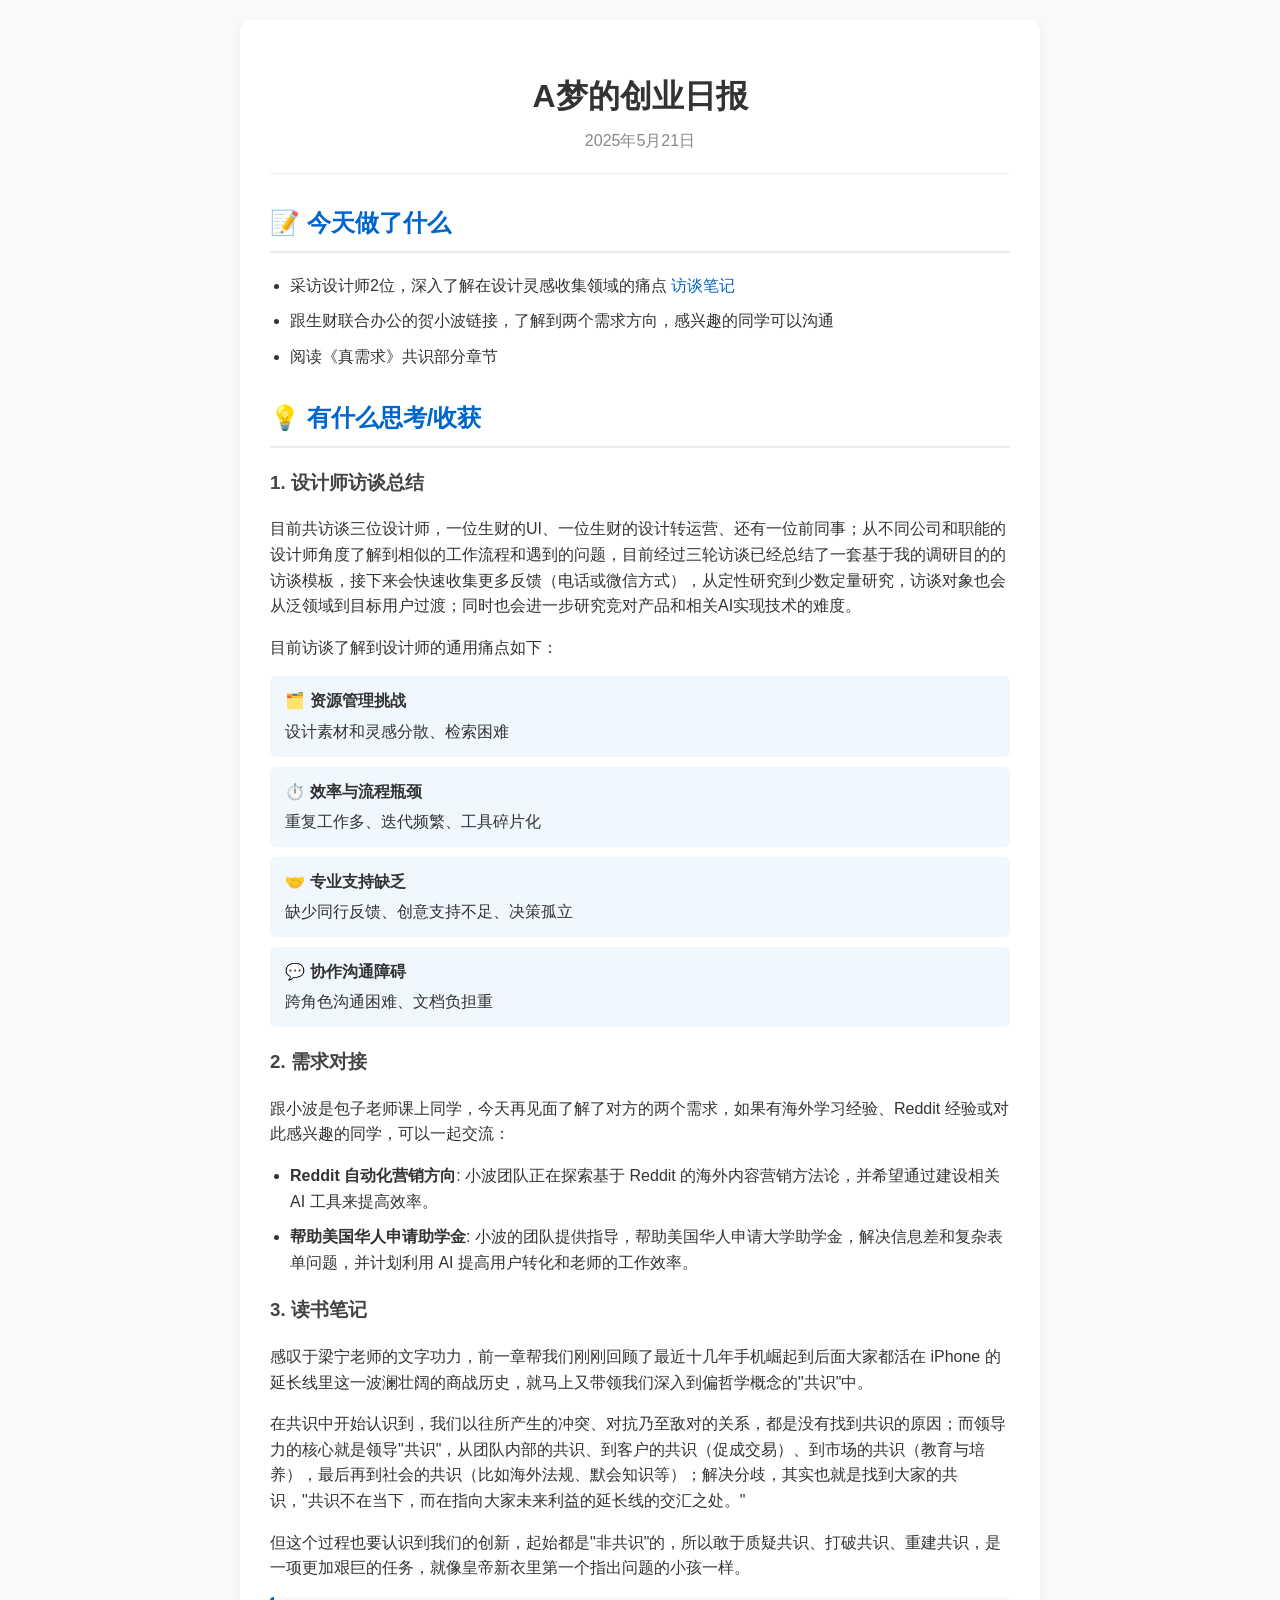
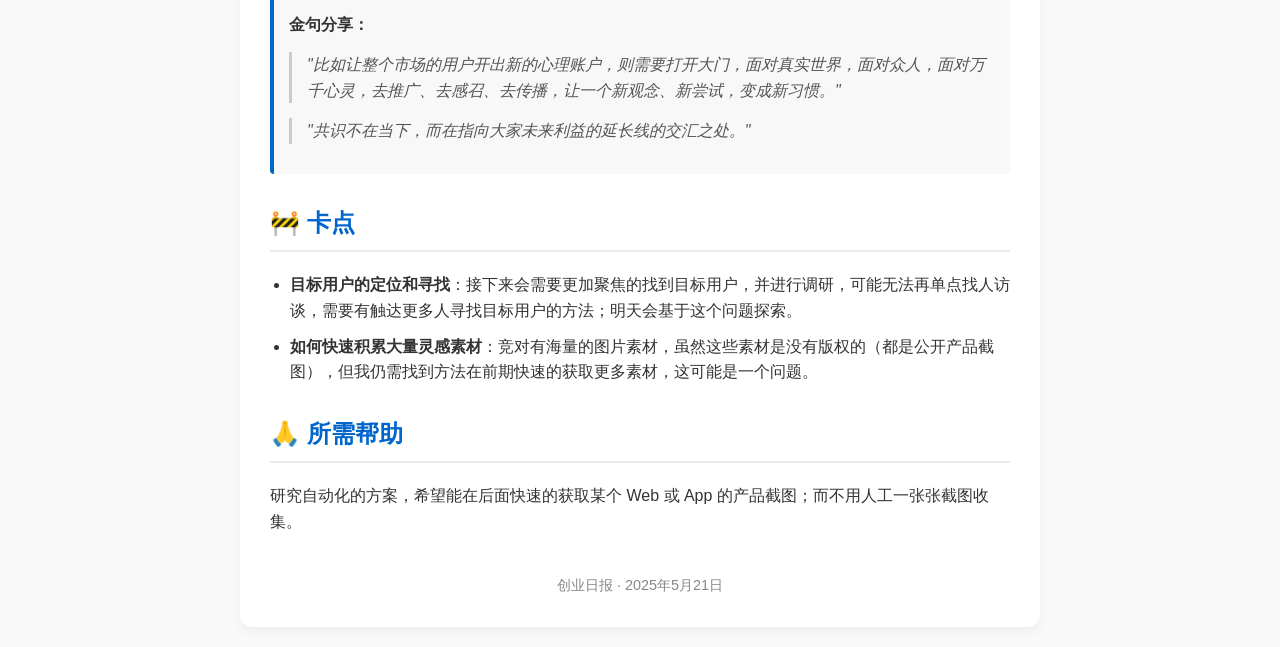
<file: daily/2025521.html>
<!DOCTYPE html>
<html lang="zh-CN">
<head>
  <meta charset="UTF-8">
  <meta name="viewport" content="width=device-width, initial-scale=1.0">
  <title>A梦创业日报 - 5月21日</title>
  <style>
    body {
      font-family: -apple-system, BlinkMacSystemFont, "Segoe UI", Roboto, "Helvetica Neue", Arial, sans-serif;
      line-height: 1.6;
      color: #333;
      max-width: 800px;
      margin: 0 auto;
      padding: 20px;
      background-color: #f9f9f9;
    }
    .container {
      background-color: white;
      border-radius: 12px;
      padding: 30px;
      box-shadow: 0 4px 12px rgba(0, 0, 0, 0.05);
    }
    .header {
      text-align: center;
      margin-bottom: 30px;
      padding-bottom: 20px;
      border-bottom: 1px solid #eee;
    }
    h1 {
      color: #333;
      margin-bottom: 5px;
    }
    .date {
      color: #888;
      font-size: 1rem;
    }
    h2 {
      color: #0066cc;
      margin-top: 30px;
      padding-bottom: 8px;
      border-bottom: 2px solid #eaeaea;
    }
    h3 {
      color: #444;
      margin-top: 20px;
    }
    ul {
      padding-left: 20px;
    }
    li {
      margin-bottom: 10px;
    }
    .highlight {
      background-color: #f8f8f8;
      padding: 15px;
      border-left: 4px solid #0066cc;
      border-radius: 4px;
      margin: 15px 0;
    }
    .emoji {
      margin-right: 5px;
    }
    .quote {
      font-style: italic;
      color: #555;
      padding-left: 15px;
      border-left: 3px solid #ccc;
      margin: 15px 0;
    }
    .section {
      margin-bottom: 30px;
    }
    a {
      color: #0066cc;
      text-decoration: none;
    }
    a:hover {
      text-decoration: underline;
    }
    .pain-point {
      background-color: #f0f7ff;
      padding: 12px 15px;
      border-radius: 6px;
      margin-bottom: 10px;
    }
    .pain-point-title {
      font-weight: bold;
      margin-bottom: 5px;
      display: flex;
      align-items: center;
    }
    .footer {
      margin-top: 40px;
      text-align: center;
      color: #888;
      font-size: 0.9rem;
    }
  </style>
</head>
<body>
  <div class="container">
    <div class="header">
      <h1>A梦的创业日报</h1>
      <div class="date">2025年5月21日</div>
    </div>

    <div class="section">
      <h2>📝 今天做了什么</h2>
      <ul>
        <li>采访设计师2位，深入了解在设计灵感收集领域的痛点 <a href="https://rcnwklydpqe1.feishu.cn/wiki/LmawwKSvsilGFjkruSjcas0Nntf?from=from_copylink" target="_blank">访谈笔记</a></li>
        <li>跟生财联合办公的贺小波链接，了解到两个需求方向，感兴趣的同学可以沟通</li>
        <li>阅读《真需求》共识部分章节</li>
      </ul>
    </div>

    <div class="section">
      <h2>💡 有什么思考/收获</h2>
      
      <h3>1. 设计师访谈总结</h3>
      <p>目前共访谈三位设计师，一位生财的UI、一位生财的设计转运营、还有一位前同事；从不同公司和职能的设计师角度了解到相似的工作流程和遇到的问题，目前经过三轮访谈已经总结了一套基于我的调研目的的访谈模板，接下来会快速收集更多反馈（电话或微信方式），从定性研究到少数定量研究，访谈对象也会从泛领域到目标用户过渡；同时也会进一步研究竞对产品和相关AI实现技术的难度。</p>
      
      <p>目前访谈了解到设计师的通用痛点如下：</p>
      
      <div class="pain-point">
        <div class="pain-point-title"><span class="emoji">🗂️</span> 资源管理挑战</div>
        设计素材和灵感分散、检索困难
      </div>
      
      <div class="pain-point">
        <div class="pain-point-title"><span class="emoji">⏱️</span> 效率与流程瓶颈</div>
        重复工作多、迭代频繁、工具碎片化
      </div>
      
      <div class="pain-point">
        <div class="pain-point-title"><span class="emoji">🤝</span> 专业支持缺乏</div>
        缺少同行反馈、创意支持不足、决策孤立
      </div>
      
      <div class="pain-point">
        <div class="pain-point-title"><span class="emoji">💬</span> 协作沟通障碍</div>
        跨角色沟通困难、文档负担重
      </div>
      
      <h3>2. 需求对接</h3>
      <p>跟小波是包子老师课上同学，今天再见面了解了对方的两个需求，如果有海外学习经验、Reddit 经验或对此感兴趣的同学，可以一起交流：</p>
      <ul>
        <li><strong>Reddit 自动化营销方向</strong>: 小波团队正在探索基于 Reddit 的海外内容营销方法论，并希望通过建设相关 AI 工具来提高效率。</li>
        <li><strong>帮助美国华人申请助学金</strong>: 小波的团队提供指导，帮助美国华人申请大学助学金，解决信息差和复杂表单问题，并计划利用 AI 提高用户转化和老师的工作效率。</li>
      </ul>
      
      <h3>3. 读书笔记</h3>
      <p>感叹于梁宁老师的文字功力，前一章帮我们刚刚回顾了最近十几年手机崛起到后面大家都活在 iPhone 的延长线里这一波澜壮阔的商战历史，就马上又带领我们深入到偏哲学概念的"共识"中。</p>
      
      <p>在共识中开始认识到，我们以往所产生的冲突、对抗乃至敌对的关系，都是没有找到共识的原因；而领导力的核心就是领导"共识"，从团队内部的共识、到客户的共识（促成交易）、到市场的共识（教育与培养），最后再到社会的共识（比如海外法规、默会知识等）；解决分歧，其实也就是找到大家的共识，"共识不在当下，而在指向大家未来利益的延长线的交汇之处。"</p>
      
      <p>但这个过程也要认识到我们的创新，起始都是"非共识"的，所以敢于质疑共识、打破共识、重建共识，是一项更加艰巨的任务，就像皇帝新衣里第一个指出问题的小孩一样。</p>
      
      <div class="highlight">
        <strong>金句分享：</strong>
        <div class="quote">"比如让整个市场的用户开出新的心理账户，则需要打开大门，面对真实世界，面对众人，面对万千心灵，去推广、去感召、去传播，让一个新观念、新尝试，变成新习惯。"</div>
        <div class="quote">"共识不在当下，而在指向大家未来利益的延长线的交汇之处。"</div>
      </div>
    </div>

    <div class="section">
      <h2>🚧 卡点</h2>
      <ul>
        <li><strong>目标用户的定位和寻找</strong>：接下来会需要更加聚焦的找到目标用户，并进行调研，可能无法再单点找人访谈，需要有触达更多人寻找目标用户的方法；明天会基于这个问题探索。</li>
        <li><strong>如何快速积累大量灵感素材</strong>：竞对有海量的图片素材，虽然这些素材是没有版权的（都是公开产品截图），但我仍需找到方法在前期快速的获取更多素材，这可能是一个问题。</li>
      </ul>
    </div>

    <div class="section">
      <h2>🙏 所需帮助</h2>
      <p>研究自动化的方案，希望能在后面快速的获取某个 Web 或 App 的产品截图；而不用人工一张张截图收集。</p>
    </div>

    <div class="footer">
      创业日报 · 2025年5月21日
    </div>
  </div>
</body>
</html>
</file>
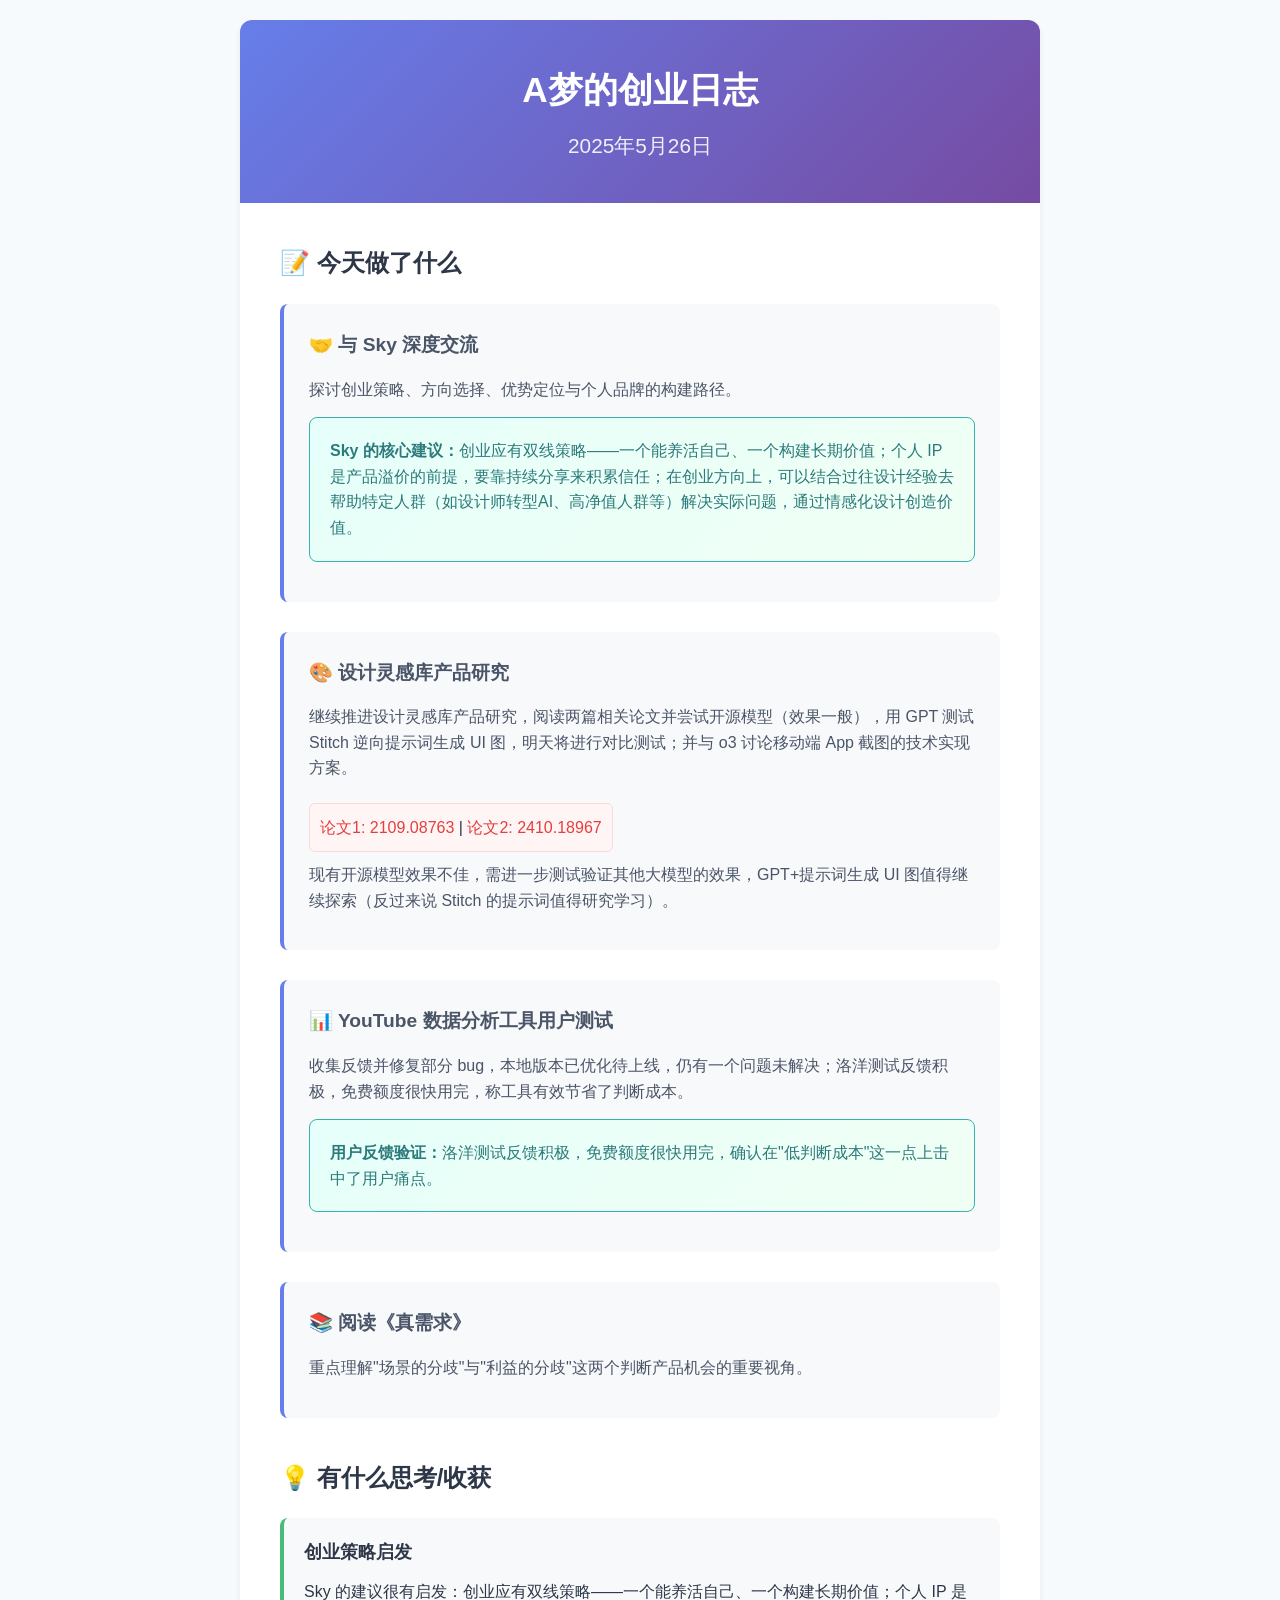
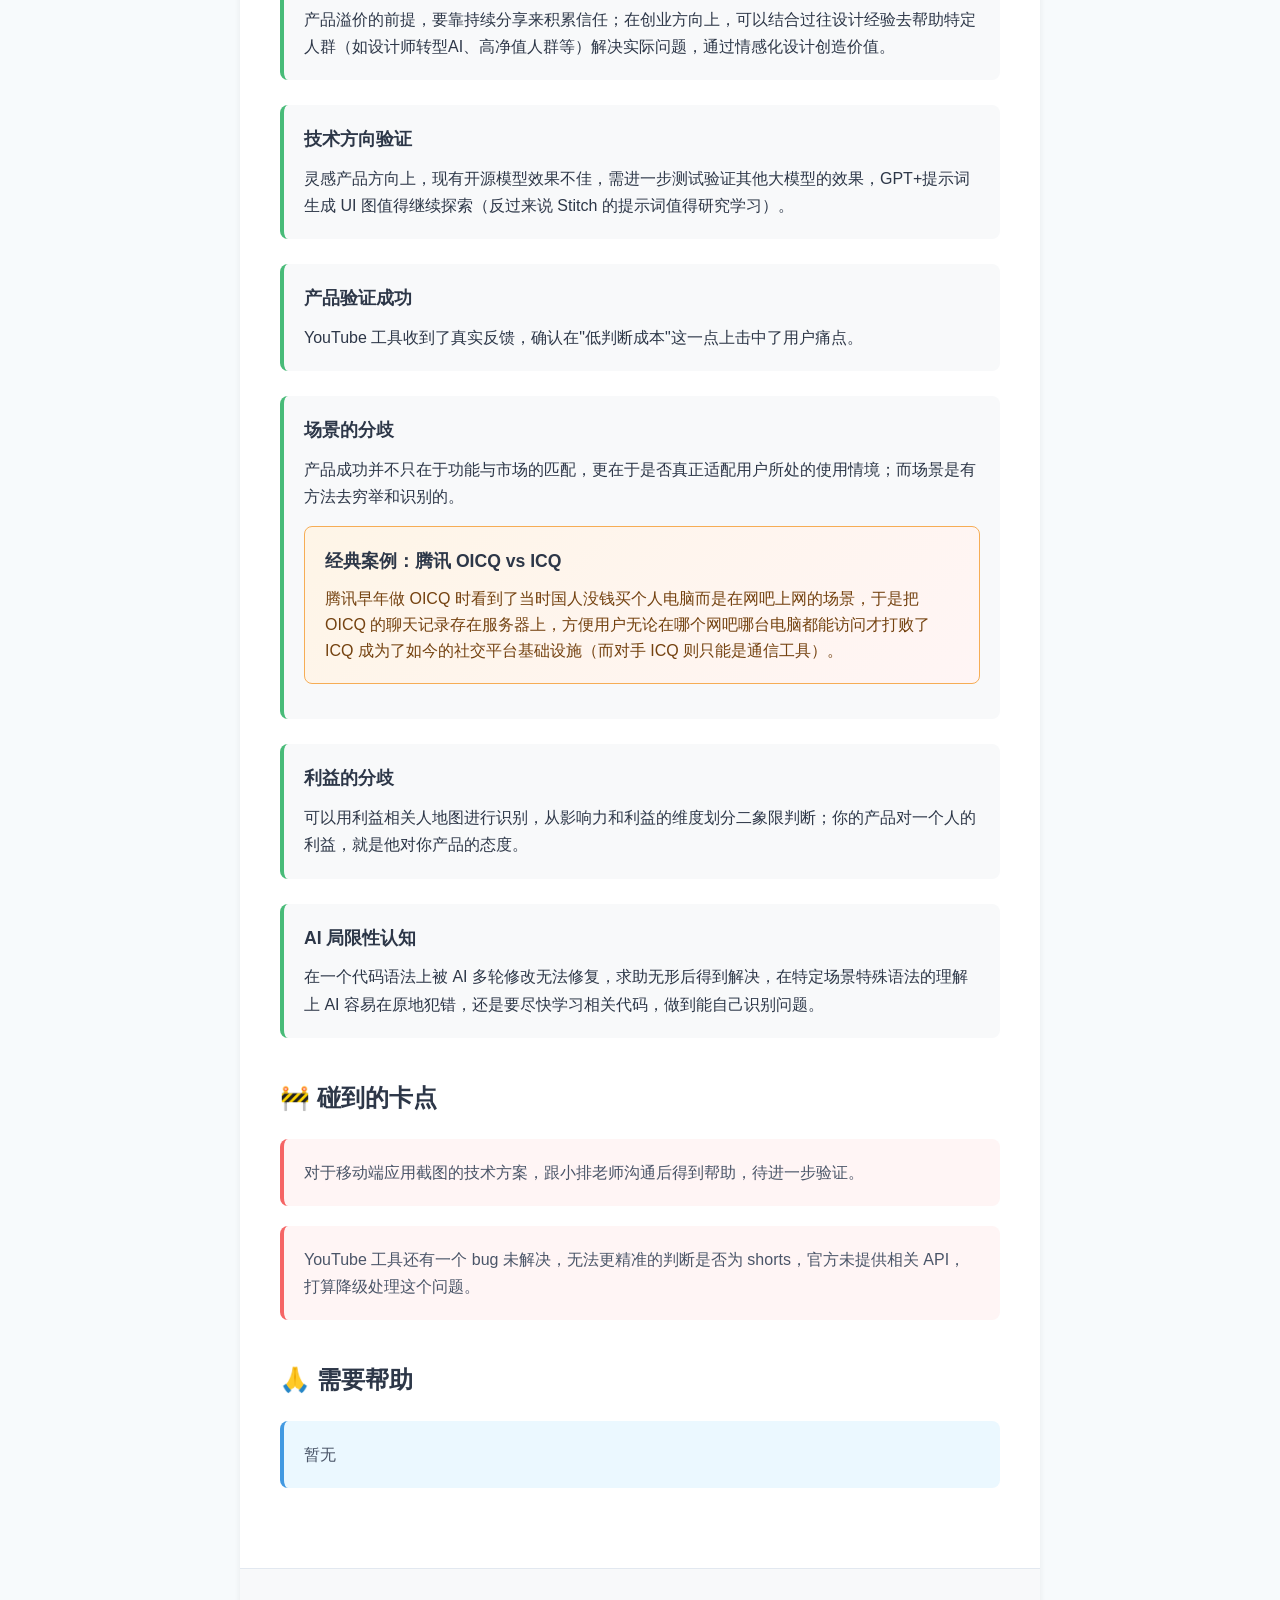
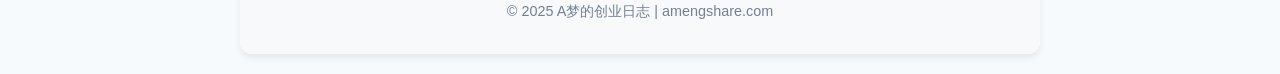
<file: daily/2025526.html>
<!DOCTYPE html>
<html lang="zh-CN">
<head>
  <meta charset="UTF-8">
  <meta name="viewport" content="width=device-width, initial-scale=1.0">
  <title>A梦的创业日志 | 2025年5月26日</title>
  <style>
      * {
          margin: 0;
          padding: 0;
          box-sizing: border-box;
      }

      body {
          font-family: -apple-system, BlinkMacSystemFont, 'Segoe UI', Roboto, 'Helvetica Neue', Arial, sans-serif;
          line-height: 1.7;
          color: #2d3748;
          background-color: #f7fafc;
          padding: 20px;
      }

      .container {
          max-width: 800px;
          margin: 0 auto;
          background: white;
          border-radius: 12px;
          box-shadow: 0 4px 6px rgba(0, 0, 0, 0.07);
          overflow: hidden;
      }

      .header {
          background: linear-gradient(135deg, #667eea 0%, #764ba2 100%);
          color: white;
          padding: 40px;
          text-align: center;
      }

      .header h1 {
          font-size: 2.2em;
          margin-bottom: 8px;
          font-weight: 600;
      }

      .header .date {
          font-size: 1.3em;
          opacity: 0.9;
          font-weight: 300;
      }

      .content {
          padding: 40px;
      }

      .section {
          margin-bottom: 40px;
      }

      .section h2 {
          font-size: 1.5em;
          margin-bottom: 20px;
          color: #2d3748;
          display: flex;
          align-items: center;
          gap: 8px;
      }

      .subsection {
          margin-bottom: 30px;
          padding: 25px;
          background: #f8f9fa;
          border-radius: 8px;
          border-left: 4px solid #667eea;
      }

      .subsection h3 {
          font-size: 1.2em;
          margin-bottom: 15px;
          color: #4a5568;
          display: flex;
          align-items: center;
          gap: 8px;
      }

      .subsection p, .subsection li {
          margin-bottom: 12px;
          color: #4a5568;
          line-height: 1.6;
      }

      .subsection ul {
          margin-left: 0;
          padding-left: 0;
          list-style: none;
      }

      .subsection li {
          position: relative;
          padding-left: 20px;
      }

      .subsection li::before {
          content: "•";
          position: absolute;
          left: 0;
          color: #667eea;
          font-weight: bold;
      }

      .highlight-box {
          background: linear-gradient(135deg, #e6fffa 0%, #f0fff4 100%);
          border: 1px solid #38b2ac;
          border-radius: 8px;
          padding: 20px;
          margin: 15px 0;
      }

      .highlight-box p {
          margin: 0;
          color: #2c7a7b;
          font-weight: 500;
      }

      .case-study {
          background: linear-gradient(135deg, #fef5e7 0%, #fff5f5 100%);
          border: 1px solid #f6ad55;
          border-radius: 8px;
          padding: 20px;
          margin: 15px 0;
      }

      .case-study h4 {
          color: #c05621;
          margin-bottom: 10px;
          font-size: 1.1em;
      }

      .case-study p {
          color: #744210;
          margin: 0;
          line-height: 1.6;
      }

      .link-box {
          background: #fff5f5;
          border: 1px solid #fed7d7;
          border-radius: 6px;
          padding: 10px;
          margin: 10px 0;
          display: inline-block;
      }

      .link-box a {
          color: #e53e3e;
          text-decoration: none;
          font-weight: 500;
      }

      .link-box a:hover {
          text-decoration: underline;
      }

      .insight-item {
          margin-bottom: 25px;
          padding: 20px;
          background: #f8f9fa;
          border-radius: 8px;
          border-left: 4px solid #48bb78;
      }

      .insight-item h4 {
          color: #2d3748;
          margin-bottom: 10px;
          font-size: 1.1em;
          font-weight: 600;
      }

      .block-item {
          margin-bottom: 20px;
          padding: 20px;
          background: #fff5f5;
          border-radius: 8px;
          border-left: 4px solid #f56565;
      }

      .block-item p {
          margin: 0;
          color: #4a5568;
      }

      .help-item {
          margin-bottom: 20px;
          padding: 20px;
          background: #ebf8ff;
          border-radius: 8px;
          border-left: 4px solid #4299e1;
      }

      .help-item p {
          margin: 0;
          color: #4a5568;
      }

      .footer {
          text-align: center;
          padding: 30px;
          color: #718096;
          font-size: 0.9em;
          border-top: 1px solid #e2e8f0;
          background: #f8f9fa;
      }

      @media (max-width: 768px) {
          .container {
              margin: 10px;
              border-radius: 8px;
          }

          .header {
              padding: 30px 20px;
          }

          .header h1 {
              font-size: 1.8em;
          }

          .content {
              padding: 30px 20px;
          }

          .subsection {
              padding: 20px;
          }
      }
  </style>
</head>
<body>
  <div class="container">
      <div class="header">
          <h1>A梦的创业日志</h1>
          <div class="date">2025年5月26日</div>
      </div>

      <div class="content">
          <div class="section">
              <h2>📝 今天做了什么</h2>
              
              <div class="subsection">
                  <h3>🤝 与 Sky 深度交流</h3>
                  <p>探讨创业策略、方向选择、优势定位与个人品牌的构建路径。</p>
                  
                  <div class="highlight-box">
                      <p><strong>Sky 的核心建议：</strong>创业应有双线策略——一个能养活自己、一个构建长期价值；个人 IP 是产品溢价的前提，要靠持续分享来积累信任；在创业方向上，可以结合过往设计经验去帮助特定人群（如设计师转型AI、高净值人群等）解决实际问题，通过情感化设计创造价值。</p>
                  </div>
              </div>

              <div class="subsection">
                  <h3>🎨 设计灵感库产品研究</h3>
                  <p>继续推进设计灵感库产品研究，阅读两篇相关论文并尝试开源模型（效果一般），用 GPT 测试 Stitch 逆向提示词生成 UI 图，明天将进行对比测试；并与 o3 讨论移动端 App 截图的技术实现方案。</p>
                  
                  <div class="link-box">
                      <a href="https://arxiv.org/abs/2109.08763" target="_blank">论文1: 2109.08763</a> | 
                      <a href="https://arxiv.org/abs/2410.18967" target="_blank">论文2: 2410.18967</a>
                  </div>
                  
                  <p>现有开源模型效果不佳，需进一步测试验证其他大模型的效果，GPT+提示词生成 UI 图值得继续探索（反过来说 Stitch 的提示词值得研究学习）。</p>
              </div>

              <div class="subsection">
                  <h3>📊 YouTube 数据分析工具用户测试</h3>
                  <p>收集反馈并修复部分 bug，本地版本已优化待上线，仍有一个问题未解决；洛洋测试反馈积极，免费额度很快用完，称工具有效节省了判断成本。</p>
                  
                  <div class="highlight-box">
                      <p><strong>用户反馈验证：</strong>洛洋测试反馈积极，免费额度很快用完，确认在"低判断成本"这一点上击中了用户痛点。</p>
                  </div>
              </div>

              <div class="subsection">
                  <h3>📚 阅读《真需求》</h3>
                  <p>重点理解"场景的分歧"与"利益的分歧"这两个判断产品机会的重要视角。</p>
              </div>
          </div>

          <div class="section">
              <h2>💡 有什么思考/收获</h2>
              
              <div class="insight-item">
                  <h4>创业策略启发</h4>
                  <p>Sky 的建议很有启发：创业应有双线策略——一个能养活自己、一个构建长期价值；个人 IP 是产品溢价的前提，要靠持续分享来积累信任；在创业方向上，可以结合过往设计经验去帮助特定人群（如设计师转型AI、高净值人群等）解决实际问题，通过情感化设计创造价值。</p>
              </div>

              <div class="insight-item">
                  <h4>技术方向验证</h4>
                  <p>灵感产品方向上，现有开源模型效果不佳，需进一步测试验证其他大模型的效果，GPT+提示词生成 UI 图值得继续探索（反过来说 Stitch 的提示词值得研究学习）。</p>
              </div>

              <div class="insight-item">
                  <h4>产品验证成功</h4>
                  <p>YouTube 工具收到了真实反馈，确认在"低判断成本"这一点上击中了用户痛点。</p>
              </div>

              <div class="insight-item">
                  <h4>场景的分歧</h4>
                  <p>产品成功并不只在于功能与市场的匹配，更在于是否真正适配用户所处的使用情境；而场景是有方法去穷举和识别的。</p>
                  
                  <div class="case-study">
                      <h4>经典案例：腾讯 OICQ vs ICQ</h4>
                      <p>腾讯早年做 OICQ 时看到了当时国人没钱买个人电脑而是在网吧上网的场景，于是把 OICQ 的聊天记录存在服务器上，方便用户无论在哪个网吧哪台电脑都能访问才打败了 ICQ 成为了如今的社交平台基础设施（而对手 ICQ 则只能是通信工具）。</p>
                  </div>
              </div>

              <div class="insight-item">
                  <h4>利益的分歧</h4>
                  <p>可以用利益相关人地图进行识别，从影响力和利益的维度划分二象限判断；你的产品对一个人的利益，就是他对你产品的态度。</p>
              </div>

              <div class="insight-item">
                  <h4>AI 局限性认知</h4>
                  <p>在一个代码语法上被 AI 多轮修改无法修复，求助无形后得到解决，在特定场景特殊语法的理解上 AI 容易在原地犯错，还是要尽快学习相关代码，做到能自己识别问题。</p>
              </div>
          </div>

          <div class="section">
              <h2>🚧 碰到的卡点</h2>
              
              <div class="block-item">
                  <p>对于移动端应用截图的技术方案，跟小排老师沟通后得到帮助，待进一步验证。</p>
              </div>

              <div class="block-item">
                  <p>YouTube 工具还有一个 bug 未解决，无法更精准的判断是否为 shorts，官方未提供相关 API，打算降级处理这个问题。</p>
              </div>
          </div>

          <div class="section">
              <h2>🙏 需要帮助</h2>
              
              <div class="help-item">
                  <p>暂无</p>
              </div>
          </div>
      </div>

      <div class="footer">
          © 2025 A梦的创业日志 | amengshare.com
      </div>
  </div>
</body>
</html>
</file>
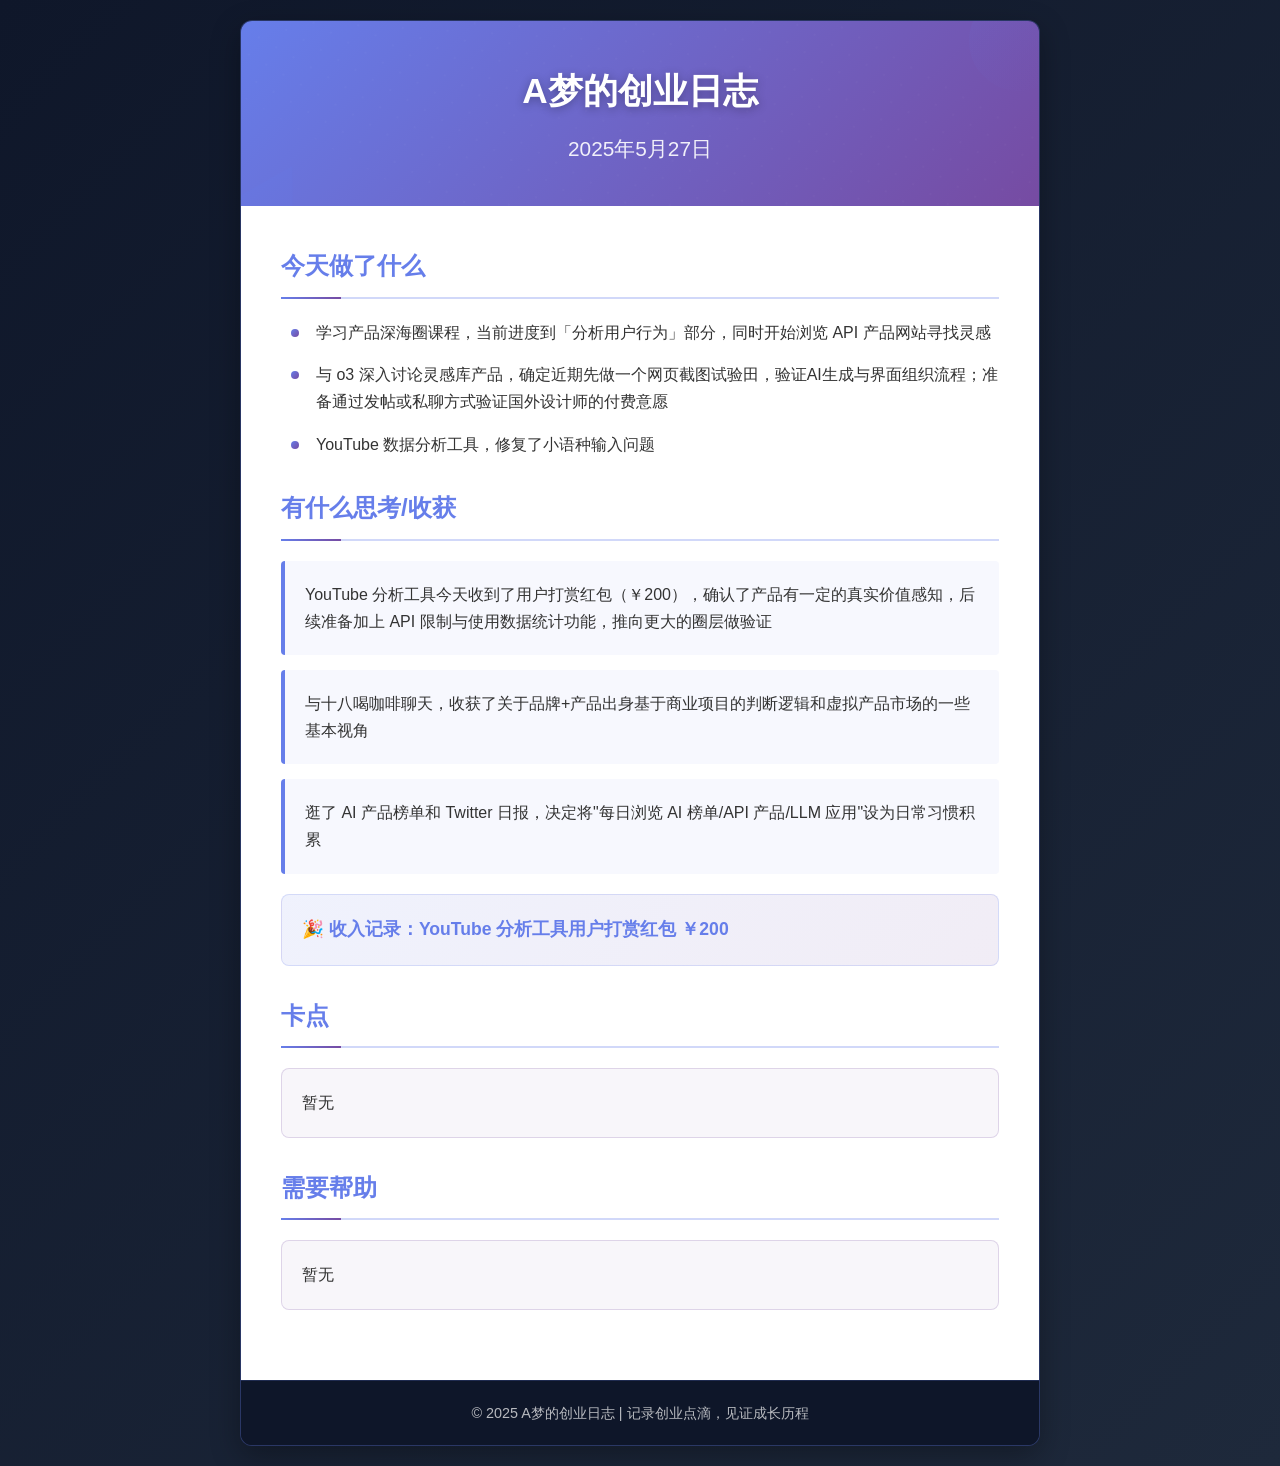
<file: daily/2025527.html>
<!DOCTYPE html>
<html lang="zh-CN">
<head>
    <meta charset="UTF-8">
    <meta name="viewport" content="width=device-width, initial-scale=1.0">
    <title>A梦的创业日志</title>
    <style>
        /* 基础样式 */
        * {
            margin: 0;
            padding: 0;
            box-sizing: border-box;
        }
        
        body {
            font-family: -apple-system, BlinkMacSystemFont, "Segoe UI", Roboto, Helvetica, Arial, sans-serif;
            line-height: 1.7;
            color: #333;
            background: linear-gradient(135deg, #0f172a 0%, #1e293b 100%);
            padding: 20px;
            word-wrap: break-word;
        }
        
        .container {
            max-width: 800px;
            margin: 0 auto;
            background-color: rgba(15, 23, 42, 0.8);
            border-radius: 12px;
            box-shadow: 0 10px 30px rgba(0, 0, 0, 0.3);
            overflow: hidden;
            backdrop-filter: blur(10px);
            border: 1px solid rgba(102, 126, 234, 0.3);
        }
        
        /* 头部样式 */
        header {
            background: linear-gradient(135deg, #667eea 0%, #764ba2 100%);
            padding: 40px;
            text-align: center;
            position: relative;
            overflow: hidden;
        }
        
        header::before {
            content: "";
            position: absolute;
            top: -50%;
            left: -50%;
            width: 200%;
            height: 200%;
            background: radial-gradient(circle, rgba(255,255,255,0.1) 1px, transparent 1px);
            background-size: 20px 20px;
            opacity: 0.2;
            transform: rotate(30deg);
        }
        
        h1 {
            font-size: 2.2em;
            color: #fff;
            margin-bottom: 10px;
            text-shadow: 0 2px 10px rgba(0, 0, 0, 0.3);
            position: relative;
        }
        
        .date {
            font-size: 1.3em;
            color: rgba(255, 255, 255, 0.9);
            font-weight: 300;
            position: relative;
        }
        
        /* 内容区域 */
        .content {
            padding: 40px;
            background-color: #fff;
        }
        
        section {
            margin-bottom: 30px;
        }
        
        h2 {
            font-size: 1.5em;
            color: #667eea;
            margin-bottom: 20px;
            padding-bottom: 10px;
            border-bottom: 2px solid rgba(102, 126, 234, 0.3);
            position: relative;
        }
        
        h2::after {
            content: "";
            position: absolute;
            bottom: -2px;
            left: 0;
            width: 60px;
            height: 2px;
            background: linear-gradient(90deg, #667eea, #764ba2);
        }
        
        h3 {
            font-size: 1.2em;
            color: #555;
            margin-bottom: 10px;
        }
        
        ul {
            list-style-type: none;
            margin-left: 10px;
        }
        
        li {
            margin-bottom: 15px;
            position: relative;
            padding-left: 25px;
        }
        
        li::before {
            content: "";
            position: absolute;
            left: 0;
            top: 10px;
            width: 8px;
            height: 8px;
            background: linear-gradient(135deg, #667eea 0%, #764ba2 100%);
            border-radius: 50%;
        }
        
        /* 洞察卡片 */
        .insight-card {
            background-color: rgba(102, 126, 234, 0.05);
            border-left: 4px solid #667eea;
            padding: 20px;
            border-radius: 4px;
            margin-bottom: 15px;
            transition: transform 0.3s ease, box-shadow 0.3s ease;
        }
        
        .insight-card:hover {
            transform: translateY(-3px);
            box-shadow: 0 5px 15px rgba(102, 126, 234, 0.2);
        }
        
        /* 卡点和帮助区域 */
        .card {
            background-color: rgba(118, 75, 162, 0.05);
            border-radius: 8px;
            padding: 20px;
            margin-bottom: 15px;
            border: 1px solid rgba(118, 75, 162, 0.2);
        }
        
        /* 高亮信息框 */
        .highlight-box {
            background: linear-gradient(135deg, rgba(102, 126, 234, 0.1) 0%, rgba(118, 75, 162, 0.1) 100%);
            border-radius: 8px;
            padding: 20px;
            margin: 20px 0;
            border: 1px solid rgba(102, 126, 234, 0.2);
        }
        
        /* 重要信息突出框 */
        .important-info {
            font-weight: bold;
            font-size: 1.1em;
            color: #667eea;
        }
        
        /* 页脚 */
        footer {
            text-align: center;
            padding: 20px;
            color: rgba(255, 255, 255, 0.7);
            font-size: 0.9em;
            background-color: rgba(15, 23, 42, 0.9);
            border-top: 1px solid rgba(102, 126, 234, 0.2);
        }
        
        /* 几何装饰元素 */
        .decoration {
            position: absolute;
            opacity: 0.1;
            z-index: 0;
        }
        
        .circle {
            width: 100px;
            height: 100px;
            border-radius: 50%;
            background: linear-gradient(135deg, #667eea 0%, #764ba2 100%);
            top: -30px;
            right: -30px;
        }
        
        .triangle {
            width: 0;
            height: 0;
            border-left: 50px solid transparent;
            border-right: 50px solid transparent;
            border-bottom: 86px solid #667eea;
            bottom: -40px;
            left: -20px;
            transform: rotate(30deg);
        }
        
        /* 响应式设计 */
        @media (max-width: 768px) {
            .container {
                margin: 10px;
            }
            
            header {
                padding: 30px 20px;
            }
            
            h1 {
                font-size: 1.8em;
            }
            
            .date {
                font-size: 1.1em;
            }
            
            .content {
                padding: 30px 20px;
            }
        }
        
        /* 确保图片和媒体正确显示 */
        img, video, iframe {
            max-width: 100%;
            height: auto;
            border-radius: 8px;
        }
        
        /* 链接样式 */
        a {
            color: #667eea;
            text-decoration: none;
            transition: color 0.3s ease;
            position: relative;
        }
        
        a:hover {
            color: #764ba2;
        }
        
        a:hover::after {
            content: "";
            position: absolute;
            bottom: -2px;
            left: 0;
            width: 100%;
            height: 1px;
            background: linear-gradient(90deg, #667eea, #764ba2);
        }
    </style>
</head>
<body>
    <div class="container">
        <header>
            <div class="decoration circle"></div>
            <div class="decoration triangle"></div>
            <h1>A梦的创业日志</h1>
            <div class="date">2025年5月27日</div>
        </header>
        
        <div class="content">
            <section>
                <h2>今天做了什么</h2>
                <ul>
                    <li>学习产品深海圈课程，当前进度到「分析用户行为」部分，同时开始浏览 API 产品网站寻找灵感</li>
                    <li>与 o3 深入讨论灵感库产品，确定近期先做一个网页截图试验田，验证AI生成与界面组织流程；准备通过发帖或私聊方式验证国外设计师的付费意愿</li>
                    <li>YouTube 数据分析工具，修复了小语种输入问题</li>
                </ul>
            </section>
            
            <section>
                <h2>有什么思考/收获</h2>
                <div class="insight-card">
                    <p>YouTube 分析工具今天收到了用户打赏红包（￥200），确认了产品有一定的真实价值感知，后续准备加上 API 限制与使用数据统计功能，推向更大的圈层做验证</p>
                </div>
                <div class="insight-card">
                    <p>与十八喝咖啡聊天，收获了关于品牌+产品出身基于商业项目的判断逻辑和虚拟产品市场的一些基本视角</p>
                </div>
                <div class="insight-card">
                    <p>逛了 AI 产品榜单和 Twitter 日报，决定将"每日浏览 AI 榜单/API 产品/LLM 应用"设为日常习惯积累</p>
                </div>
                
                <div class="highlight-box">
                    <p class="important-info">🎉 收入记录：YouTube 分析工具用户打赏红包 ￥200</p>
                </div>
            </section>
            
            <section>
                <h2>卡点</h2>
                <div class="card">
                    <p>暂无</p>
                </div>
            </section>
            
            <section>
                <h2>需要帮助</h2>
                <div class="card">
                    <p>暂无</p>
                </div>
            </section>
        </div>
        
        <footer>
            <p>© 2025 A梦的创业日志 | 记录创业点滴，见证成长历程</p>
        </footer>
    </div>
</body>
</html>
</file>
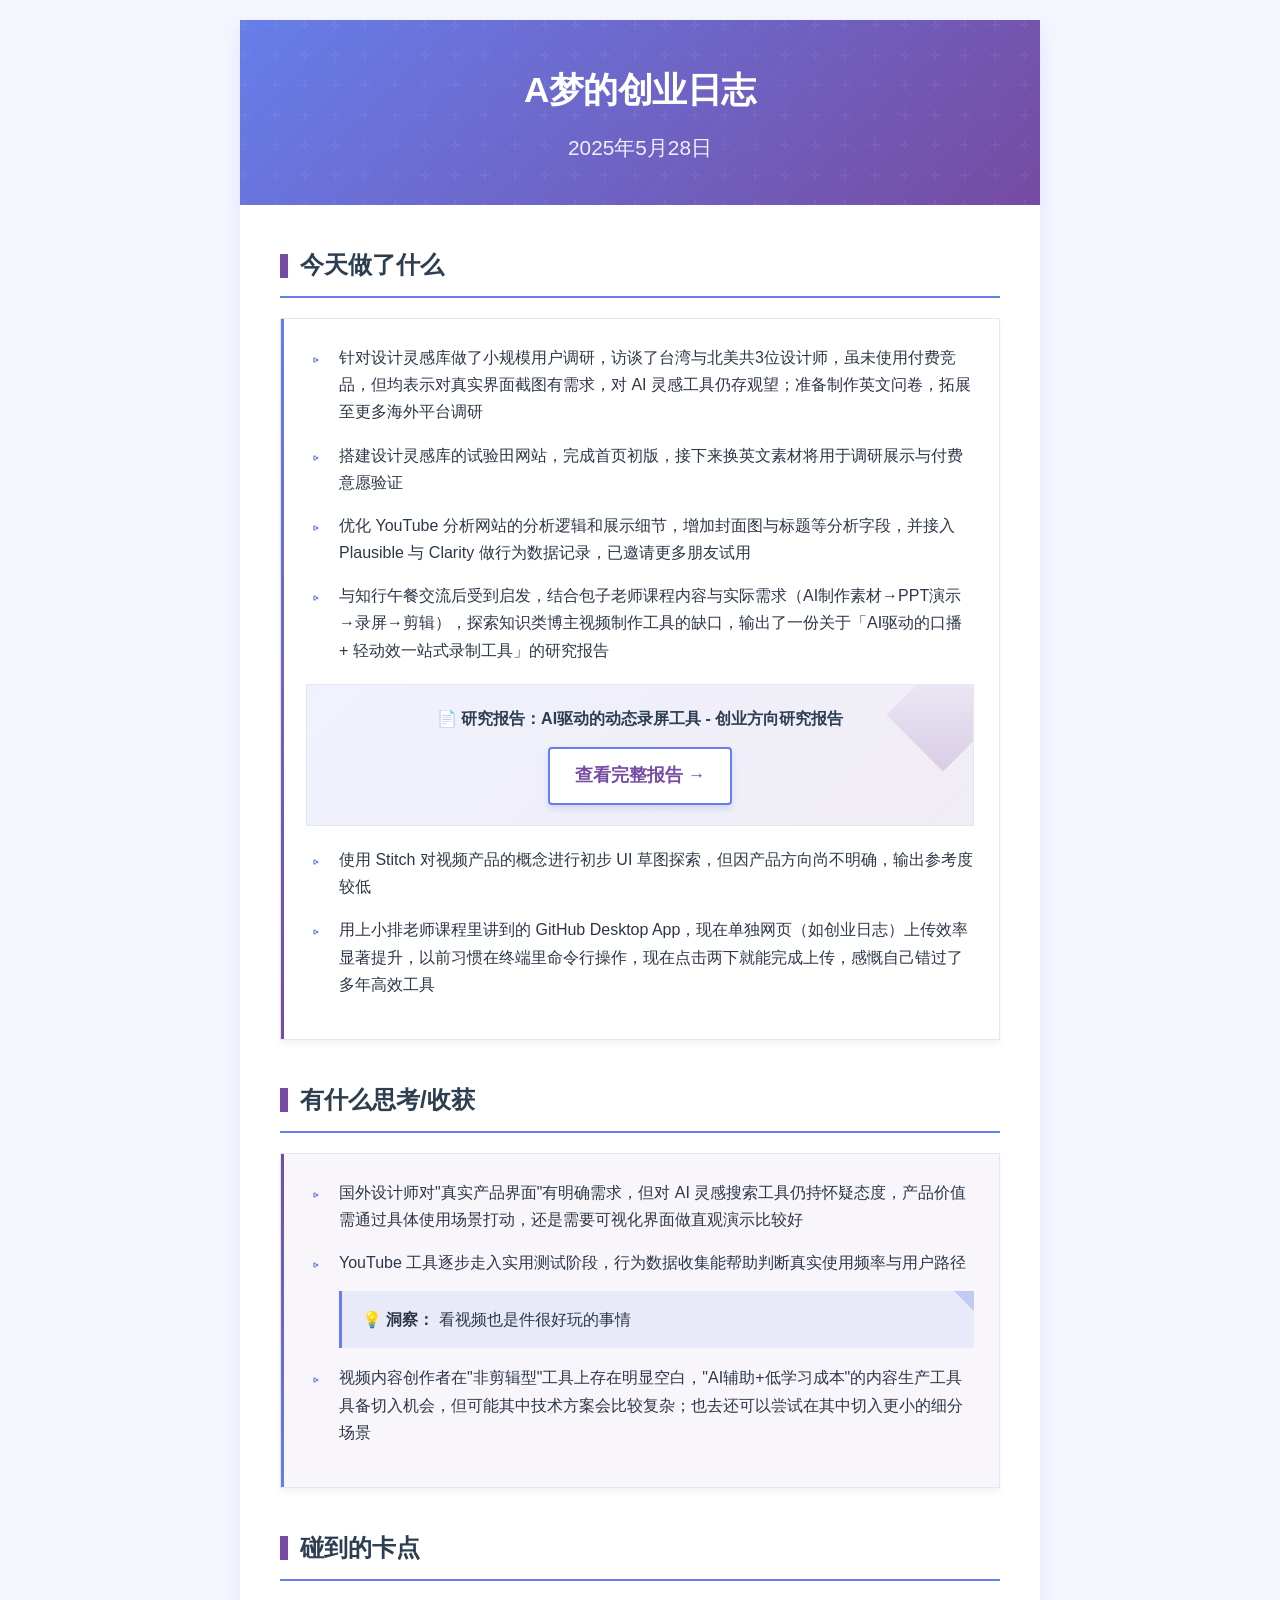
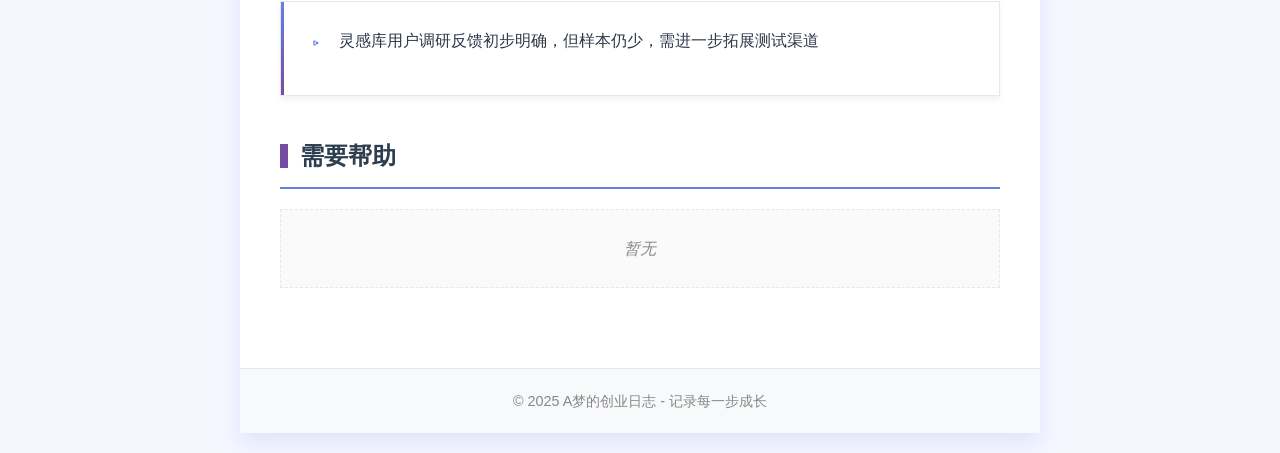
<file: daily/2025528.html>
<!DOCTYPE html>
<html lang="zh-CN">
<head>
    <meta charset="UTF-8">
    <meta name="viewport" content="width=device-width, initial-scale=1.0">
    <title>A梦的创业日志</title>
    <style>
        /* 科技未来风格 + 蓝紫科技配色方案 */
        :root {
            --primary-color: #667eea;
            --secondary-color: #764ba2;
            --gradient-start: #667eea;
            --gradient-end: #764ba2;
            --bg-color: #f5f7ff;
            --card-bg: #ffffff;
            --text-color: #2d3748;
            --heading-color: #2c3e50;
            --border-radius: 0px;
            --shadow: 0 10px 20px rgba(102, 126, 234, 0.15);
            --border-color: #e2e8f0;
            --highlight-bg: rgba(102, 126, 234, 0.1);
            --highlight-border: #667eea;
        }
        
        * {
            margin: 0;
            padding: 0;
            box-sizing: border-box;
        }
        
        body {
            font-family: -apple-system, BlinkMacSystemFont, "Segoe UI", Roboto, Helvetica, Arial, sans-serif;
            line-height: 1.7;
            background-color: var(--bg-color);
            color: var(--text-color);
            padding: 20px;
        }
        
        .container {
            max-width: 800px;
            margin: 0 auto;
            background-color: var(--card-bg);
            border-radius: var(--border-radius);
            box-shadow: var(--shadow);
            overflow: hidden;
            word-wrap: break-word;
        }
        
        header {
            background: linear-gradient(135deg, var(--gradient-start), var(--gradient-end));
            padding: 40px;
            color: white;
            text-align: center;
            position: relative;
            overflow: hidden;
        }
        
        header::before {
            content: "";
            position: absolute;
            top: 0;
            left: 0;
            width: 100%;
            height: 100%;
            background-image: url("data:image/svg+xml,%3Csvg width='60' height='60' viewBox='0 0 60 60' xmlns='http://www.w3.org/2000/svg'%3E%3Cg fill='none' fill-rule='evenodd'%3E%3Cg fill='%23ffffff' fill-opacity='0.15'%3E%3Cpath d='M36 34v-4h-2v4h-4v2h4v4h2v-4h4v-2h-4zm0-30V0h-2v4h-4v2h4v4h2V6h4V4h-4zM6 34v-4H4v4H0v2h4v4h2v-4h4v-2H6zM6 4V0H4v4H0v2h4v4h2V6h4V4H6z'/%3E%3C/g%3E%3C/g%3E%3C/svg%3E");
            opacity: 0.3;
        }
        
        .title {
            font-size: 2.2em;
            margin-bottom: 10px;
            font-weight: 700;
            position: relative;
            z-index: 2;
            letter-spacing: -0.5px;
        }
        
        .date {
            font-size: 1.3em;
            font-weight: 400;
            opacity: 0.9;
            position: relative;
            z-index: 2;
        }
        
        .content {
            padding: 40px;
        }
        
        h2 {
            font-size: 1.5em;
            color: var(--heading-color);
            margin-bottom: 20px;
            padding-bottom: 10px;
            border-bottom: 2px solid var(--primary-color);
            display: flex;
            align-items: center;
        }
        
        h2::before {
            content: "";
            display: inline-block;
            width: 8px;
            height: 24px;
            background-color: var(--secondary-color);
            margin-right: 12px;
        }
        
        h3 {
            font-size: 1.2em;
            color: var(--heading-color);
            margin: 15px 0 10px;
        }
        
        .section {
            margin-bottom: 40px;
        }
        
        .card {
            background-color: var(--card-bg);
            border-radius: var(--border-radius);
            padding: 25px;
            margin-bottom: 20px;
            border: 1px solid var(--border-color);
            box-shadow: 0 4px 6px rgba(0, 0, 0, 0.05);
            transition: box-shadow 0.3s ease, transform 0.2s ease;
            position: relative;
        }
        
        .card::after {
            content: "";
            position: absolute;
            top: 0;
            left: 0;
            width: 3px;
            height: 100%;
            background: linear-gradient(to bottom, var(--gradient-start), var(--gradient-end));
        }
        
        .card:hover {
            box-shadow: 0 10px 15px rgba(0, 0, 0, 0.1);
            transform: translateY(-2px);
        }
        
        .insight-card {
            background-color: rgba(118, 75, 162, 0.05);
            border-radius: var(--border-radius);
            padding: 25px;
            margin-bottom: 20px;
            border: 1px solid var(--border-color);
            box-shadow: 0 4px 6px rgba(0, 0, 0, 0.05);
            position: relative;
        }
        
        .insight-card::after {
            content: "";
            position: absolute;
            top: 0;
            left: 0;
            width: 3px;
            height: 100%;
            background: linear-gradient(to bottom, var(--secondary-color), var(--primary-color));
        }
        
        .highlight-box {
            background-color: var(--highlight-bg);
            border-radius: var(--border-radius);
            padding: 15px 20px;
            margin: 15px 0;
            border-left: 3px solid var(--highlight-border);
            position: relative;
        }
        
        .highlight-box::before {
            content: "";
            position: absolute;
            top: 0;
            right: 0;
            width: 0;
            height: 0;
            border-style: solid;
            border-width: 0 20px 20px 0;
            border-color: transparent var(--highlight-border) transparent transparent;
            opacity: 0.3;
        }
        
        .empty-card {
            background-color: rgba(0, 0, 0, 0.02);
            border-radius: var(--border-radius);
            padding: 25px;
            margin-bottom: 20px;
            border: 1px dashed var(--border-color);
            color: #888;
            text-align: center;
            font-style: italic;
        }
        
        ul {
            padding-left: 5px;
            margin-bottom: 15px;
        }
        
        li {
            margin-bottom: 16px;
            position: relative;
            list-style-type: none;
            padding-left: 28px;
        }
        
        li:before {
            content: "▹";
            position: absolute;
            left: 0;
            top: 0;
            color: var(--primary-color);
            font-size: 1.2em;
        }
        
        a {
            color: var(--primary-color);
            text-decoration: none;
            border-bottom: 1px dotted var(--primary-color);
            transition: all 0.2s ease;
            padding: 0 2px;
        }
        
        a:hover {
            color: var(--secondary-color);
            background-color: rgba(102, 126, 234, 0.1);
            border-bottom-color: var(--secondary-color);
        }
        
        footer {
            text-align: center;
            padding: 20px;
            font-size: 0.9em;
            color: #888;
            background-color: #f8f9fa;
            border-top: 1px solid var(--border-color);
        }
        
        img {
            max-width: 100%;
            height: auto;
            border-radius: var(--border-radius);
        }
        
        /* 报告链接突出显示 */
        .report-link-container {
            margin: 20px 0;
            padding: 20px;
            background: linear-gradient(135deg, rgba(102, 126, 234, 0.1), rgba(118, 75, 162, 0.1));
            border-radius: var(--border-radius);
            border: 1px solid var(--border-color);
            text-align: center;
            position: relative;
            overflow: hidden;
        }
        
        .report-link-container::before {
            content: "";
            position: absolute;
            top: -10px;
            right: -10px;
            width: 80px;
            height: 80px;
            background: linear-gradient(135deg, transparent, rgba(118, 75, 162, 0.2));
            transform: rotate(45deg);
            z-index: 1;
        }
        
        .report-link {
            display: inline-block;
            font-size: 1.1em;
            font-weight: 600;
            color: var(--secondary-color);
            padding: 12px 25px;
            background-color: white;
            border: 2px solid var(--primary-color);
            border-radius: 4px;
            text-decoration: none;
            transition: all 0.3s ease;
            position: relative;
            z-index: 2;
            box-shadow: 0 4px 6px rgba(102, 126, 234, 0.2);
        }
        
        .report-link:hover {
            background-color: var(--primary-color);
            color: white;
            transform: translateY(-3px);
            box-shadow: 0 7px 14px rgba(102, 126, 234, 0.3);
            border-color: var(--primary-color);
        }
        
        .report-title {
            font-weight: 600;
            margin-bottom: 15px;
            color: var(--heading-color);
        }
        
        @media (max-width: 768px) {
            body {
                padding: 10px;
            }
            
            header {
                padding: 30px 20px;
            }
            
            .content {
                padding: 30px 20px;
            }
            
            .title {
                font-size: 1.8em;
            }
            
            .date {
                font-size: 1.1em;
            }
            
            .report-link {
                padding: 10px 20px;
                font-size: 1em;
            }
        }
    </style>
</head>
<body>
    <div class="container">
        <header>
            <h1 class="title">A梦的创业日志</h1>
            <div class="date">2025年5月28日</div>
        </header>
        
        <div class="content">
            <div class="section">
                <h2>今天做了什么</h2>
                <div class="card">
                    <ul>
                        <li>针对设计灵感库做了小规模用户调研，访谈了台湾与北美共3位设计师，虽未使用付费竞品，但均表示对真实界面截图有需求，对 AI 灵感工具仍存观望；准备制作英文问卷，拓展至更多海外平台调研</li>
                        <li>搭建设计灵感库的试验田网站，完成首页初版，接下来换英文素材将用于调研展示与付费意愿验证</li>
                        <li>优化 YouTube 分析网站的分析逻辑和展示细节，增加封面图与标题等分析字段，并接入 Plausible 与 Clarity 做行为数据记录，已邀请更多朋友试用</li>
                        <li>与知行午餐交流后受到启发，结合包子老师课程内容与实际需求（AI制作素材→PPT演示→录屏→剪辑），探索知识类博主视频制作工具的缺口，输出了一份关于「AI驱动的口播 + 轻动效一站式录制工具」的研究报告</li>
                    </ul>
                    
                    <div class="report-link-container">
                        <div class="report-title">📄 研究报告：AI驱动的动态录屏工具 - 创业方向研究报告</div>
                        <a href="https://flo.host/4mLXj_B/" target="_blank" class="report-link">
                            查看完整报告 →
                        </a>
                    </div>
                    
                    <ul>
                        <li>使用 Stitch 对视频产品的概念进行初步 UI 草图探索，但因产品方向尚不明确，输出参考度较低</li>
                        <li>用上小排老师课程里讲到的 GitHub Desktop App，现在单独网页（如创业日志）上传效率显著提升，以前习惯在终端里命令行操作，现在点击两下就能完成上传，感慨自己错过了多年高效工具</li>
                    </ul>
                </div>
            </div>
            
            <div class="section">
                <h2>有什么思考/收获</h2>
                <div class="insight-card">
                    <ul>
                        <li>国外设计师对"真实产品界面"有明确需求，但对 AI 灵感搜索工具仍持怀疑态度，产品价值需通过具体使用场景打动，还是需要可视化界面做直观演示比较好</li>
                        <li>YouTube 工具逐步走入实用测试阶段，行为数据收集能帮助判断真实使用频率与用户路径
                            <div class="highlight-box">
                                <strong>💡 洞察：</strong> 看视频也是件很好玩的事情
                            </div>
                        </li>
                        <li>视频内容创作者在"非剪辑型"工具上存在明显空白，"AI辅助+低学习成本"的内容生产工具具备切入机会，但可能其中技术方案会比较复杂；也去还可以尝试在其中切入更小的细分场景</li>
                    </ul>
                </div>
            </div>
            
            <div class="section">
                <h2>碰到的卡点</h2>
                <div class="card">
                    <ul>
                        <li>灵感库用户调研反馈初步明确，但样本仍少，需进一步拓展测试渠道</li>
                    </ul>
                </div>
            </div>
            
            <div class="section">
                <h2>需要帮助</h2>
                <div class="empty-card">
                    暂无
                </div>
            </div>
        </div>
        
        <footer>
            © 2025 A梦的创业日志 - 记录每一步成长
        </footer>
    </div>
</body>
</html>
</file>
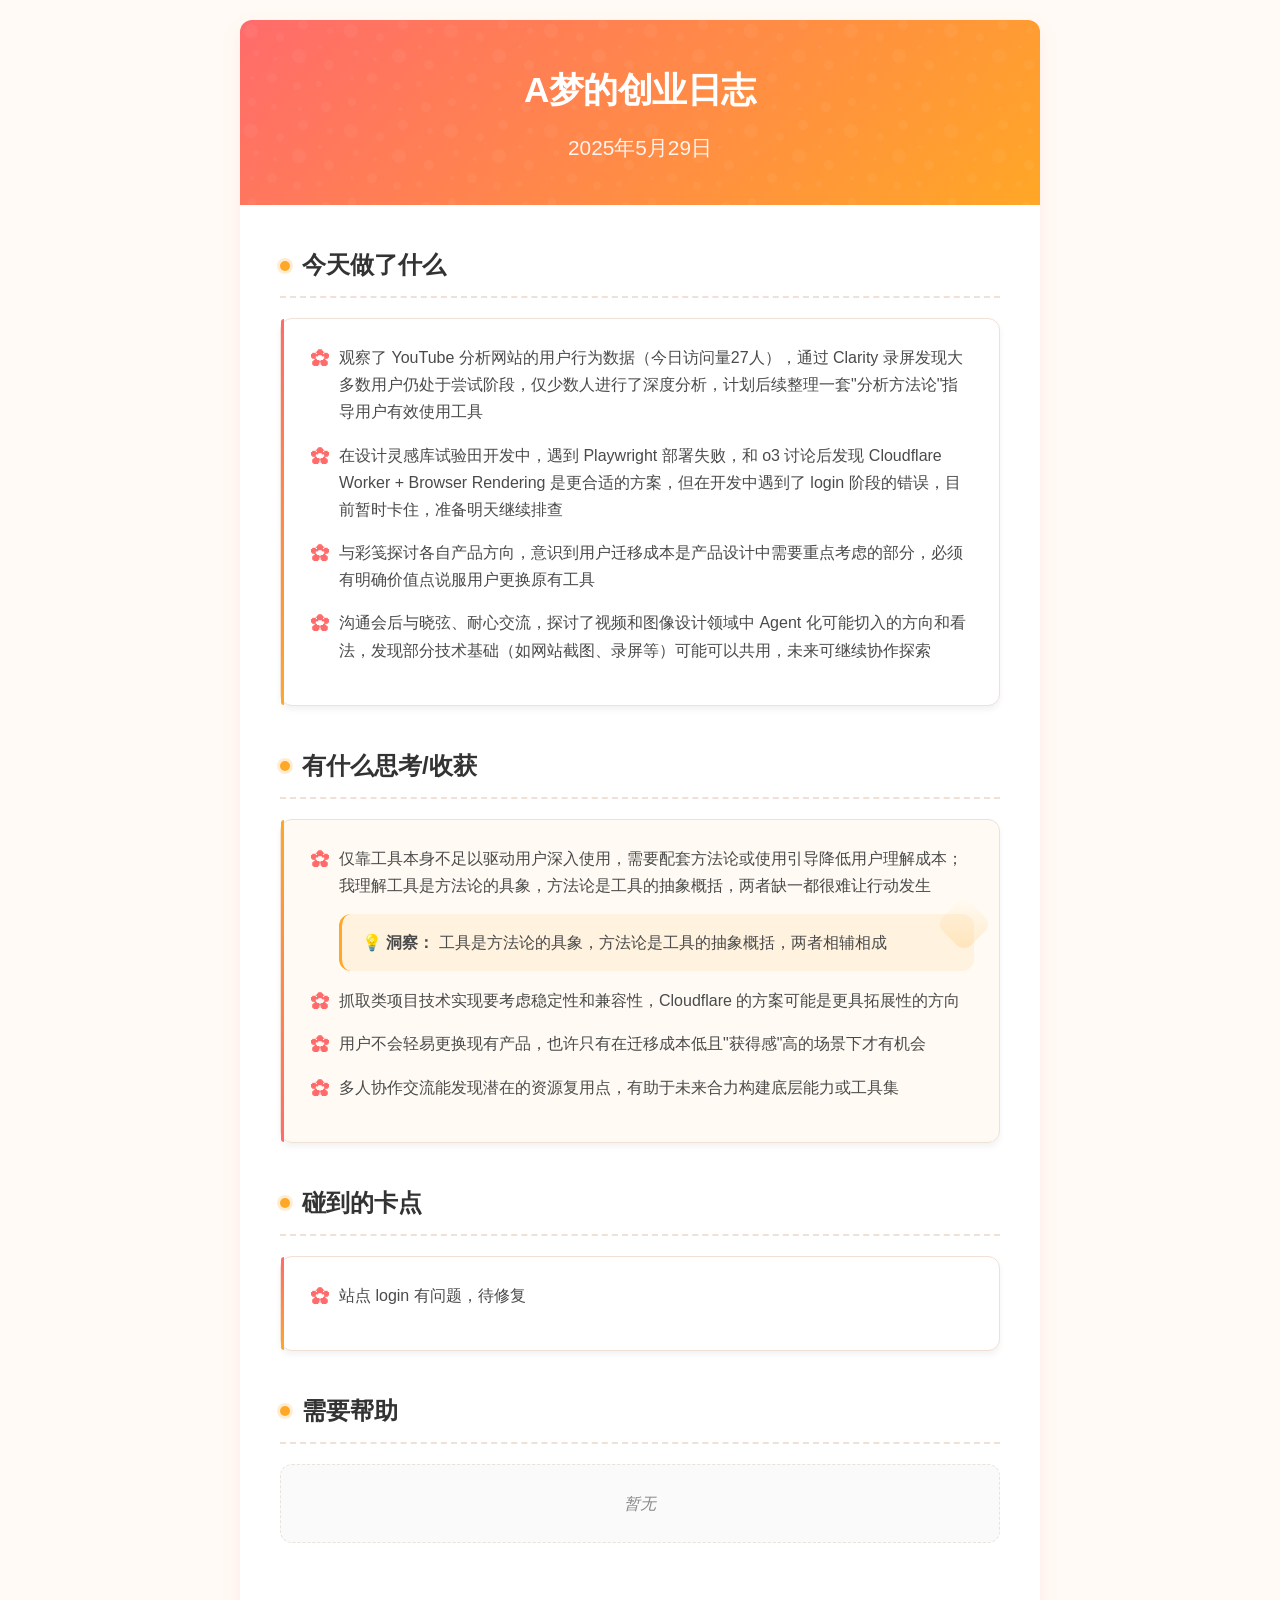
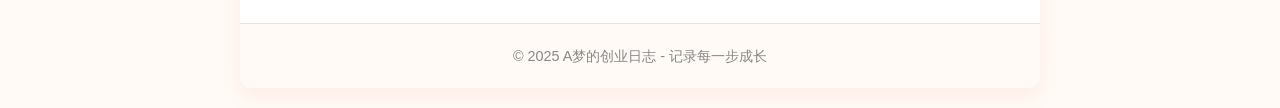
<file: daily/2025529.html>
<!DOCTYPE html>
<html lang="zh-CN">
<head>
    <meta charset="UTF-8">
    <meta name="viewport" content="width=device-width, initial-scale=1.0">
    <title>A梦的创业日志</title>
    <style>
        /* 温暖人文风格 + 橙红活力配色方案 */
        :root {
            --primary-color: #ff6b6b;
            --secondary-color: #ffa726;
            --gradient-start: #ff6b6b;
            --gradient-end: #ffa726;
            --bg-color: #fffaf5;
            --card-bg: #ffffff;
            --text-color: #4a4a4a;
            --heading-color: #333333;
            --border-radius: 12px;
            --shadow: 0 8px 20px rgba(255, 107, 107, 0.1);
            --border-color: #f0e0d6;
            --highlight-bg: rgba(255, 167, 38, 0.1);
            --highlight-border: #ffa726;
        }
        
        * {
            margin: 0;
            padding: 0;
            box-sizing: border-box;
        }
        
        body {
            font-family: -apple-system, BlinkMacSystemFont, "Segoe UI", Roboto, Helvetica, Arial, sans-serif;
            line-height: 1.7;
            background-color: var(--bg-color);
            color: var(--text-color);
            padding: 20px;
        }
        
        .container {
            max-width: 800px;
            margin: 0 auto;
            background-color: var(--card-bg);
            border-radius: var(--border-radius);
            box-shadow: var(--shadow);
            overflow: hidden;
            word-wrap: break-word;
        }
        
        header {
            background: linear-gradient(135deg, var(--gradient-start), var(--gradient-end));
            padding: 40px;
            color: white;
            text-align: center;
            position: relative;
            overflow: hidden;
        }
        
        header::before {
            content: "";
            position: absolute;
            top: 0;
            left: 0;
            width: 100%;
            height: 100%;
            background-image: url("data:image/svg+xml,%3Csvg width='100' height='100' viewBox='0 0 100 100' xmlns='http://www.w3.org/2000/svg'%3E%3Cpath d='M11 18c3.866 0 7-3.134 7-7s-3.134-7-7-7-7 3.134-7 7 3.134 7 7 7zm48 25c3.866 0 7-3.134 7-7s-3.134-7-7-7-7 3.134-7 7 3.134 7 7 7zm-43-7c1.657 0 3-1.343 3-3s-1.343-3-3-3-3 1.343-3 3 1.343 3 3 3zm63 31c1.657 0 3-1.343 3-3s-1.343-3-3-3-3 1.343-3 3 1.343 3 3 3zM34 90c1.657 0 3-1.343 3-3s-1.343-3-3-3-3 1.343-3 3 1.343 3 3 3zm56-76c1.657 0 3-1.343 3-3s-1.343-3-3-3-3 1.343-3 3 1.343 3 3 3zM12 86c2.21 0 4-1.79 4-4s-1.79-4-4-4-4 1.79-4 4 1.79 4 4 4zm28-65c2.21 0 4-1.79 4-4s-1.79-4-4-4-4 1.79-4 4 1.79 4 4 4zm23-11c2.76 0 5-2.24 5-5s-2.24-5-5-5-5 2.24-5 5 2.24 5 5 5zm-6 60c2.21 0 4-1.79 4-4s-1.79-4-4-4-4 1.79-4 4 1.79 4 4 4zm29 22c2.76 0 5-2.24 5-5s-2.24-5-5-5-5 2.24-5 5 2.24 5 5 5zM32 63c2.76 0 5-2.24 5-5s-2.24-5-5-5-5 2.24-5 5 2.24 5 5 5zm57-13c2.76 0 5-2.24 5-5s-2.24-5-5-5-5 2.24-5 5 2.24 5 5 5zm-9-21c1.105 0 2-.895 2-2s-.895-2-2-2-2 .895-2 2 .895 2 2 2zM60 91c1.105 0 2-.895 2-2s-.895-2-2-2-2 .895-2 2 .895 2 2 2zM35 41c1.105 0 2-.895 2-2s-.895-2-2-2-2 .895-2 2 .895 2 2 2zM12 60c1.105 0 2-.895 2-2s-.895-2-2-2-2 .895-2 2 .895 2 2 2z' fill='%23ffffff' fill-opacity='0.15' fill-rule='evenodd'/%3E%3C/svg%3E");
            opacity: 0.3;
        }
        
        .title {
            font-size: 2.2em;
            margin-bottom: 10px;
            font-weight: 700;
            position: relative;
            z-index: 2;
            letter-spacing: -0.5px;
        }
        
        .date {
            font-size: 1.3em;
            font-weight: 400;
            opacity: 0.9;
            position: relative;
            z-index: 2;
        }
        
        .content {
            padding: 40px;
        }
        
        h2 {
            font-size: 1.5em;
            color: var(--heading-color);
            margin-bottom: 20px;
            padding-bottom: 10px;
            border-bottom: 2px dashed var(--border-color);
            display: flex;
            align-items: center;
        }
        
        h2::before {
            content: "";
            display: inline-block;
            width: 10px;
            height: 10px;
            background-color: var(--secondary-color);
            margin-right: 12px;
            border-radius: 50%;
            box-shadow: 0 0 0 3px rgba(255, 167, 38, 0.2);
        }
        
        h3 {
            font-size: 1.2em;
            color: var(--heading-color);
            margin: 15px 0 10px;
        }
        
        .section {
            margin-bottom: 40px;
        }
        
        .card {
            background-color: var(--card-bg);
            border-radius: var(--border-radius);
            padding: 25px;
            margin-bottom: 20px;
            border: 1px solid var(--border-color);
            box-shadow: 0 4px 6px rgba(0, 0, 0, 0.05);
            transition: box-shadow 0.3s ease, transform 0.2s ease;
            position: relative;
        }
        
        .card::after {
            content: "";
            position: absolute;
            top: 0;
            left: 0;
            width: 3px;
            height: 100%;
            background: linear-gradient(to bottom, var(--gradient-start), var(--gradient-end));
            border-top-left-radius: var(--border-radius);
            border-bottom-left-radius: var(--border-radius);
        }
        
        .card:hover {
            box-shadow: 0 10px 15px rgba(0, 0, 0, 0.1);
            transform: translateY(-2px);
        }
        
        .insight-card {
            background-color: rgba(255, 167, 38, 0.05);
            border-radius: var(--border-radius);
            padding: 25px;
            margin-bottom: 20px;
            border: 1px solid var(--border-color);
            box-shadow: 0 4px 6px rgba(0, 0, 0, 0.05);
            position: relative;
        }
        
        .insight-card::after {
            content: "";
            position: absolute;
            top: 0;
            left: 0;
            width: 3px;
            height: 100%;
            background: linear-gradient(to bottom, var(--secondary-color), var(--primary-color));
            border-top-left-radius: var(--border-radius);
            border-bottom-left-radius: var(--border-radius);
        }
        
        .highlight-box {
            background-color: var(--highlight-bg);
            border-radius: var(--border-radius);
            padding: 15px 20px;
            margin: 15px 0;
            border-left: 3px solid var(--highlight-border);
            position: relative;
        }
        
        .highlight-box::before {
            content: "";
            position: absolute;
            top: -10px;
            right: -10px;
            width: 40px;
            height: 40px;
            background: linear-gradient(135deg, transparent, rgba(255, 167, 38, 0.2));
            transform: rotate(45deg);
            z-index: 1;
            border-radius: 10px;
        }
        
        .empty-card {
            background-color: rgba(0, 0, 0, 0.02);
            border-radius: var(--border-radius);
            padding: 25px;
            margin-bottom: 20px;
            border: 1px dashed var(--border-color);
            color: #888;
            text-align: center;
            font-style: italic;
        }
        
        ul {
            padding-left: 5px;
            margin-bottom: 15px;
        }
        
        li {
            margin-bottom: 16px;
            position: relative;
            list-style-type: none;
            padding-left: 28px;
        }
        
        li:before {
            content: "✿";
            position: absolute;
            left: 0;
            top: 0;
            color: var(--primary-color);
            font-size: 1.2em;
        }
        
        a {
            color: var(--primary-color);
            text-decoration: none;
            border-bottom: 1px dotted var(--primary-color);
            transition: all 0.2s ease;
            padding: 0 2px;
        }
        
        a:hover {
            color: var(--secondary-color);
            background-color: rgba(255, 107, 107, 0.1);
            border-bottom-color: var(--secondary-color);
        }
        
        footer {
            text-align: center;
            padding: 20px;
            font-size: 0.9em;
            color: #888;
            background-color: #fffaf5;
            border-top: 1px solid var(--border-color);
        }
        
        img {
            max-width: 100%;
            height: auto;
            border-radius: var(--border-radius);
        }
        
        @media (max-width: 768px) {
            body {
                padding: 10px;
            }
            
            header {
                padding: 30px 20px;
            }
            
            .content {
                padding: 30px 20px;
            }
            
            .title {
                font-size: 1.8em;
            }
            
            .date {
                font-size: 1.1em;
            }
        }
    </style>
</head>
<body>
    <div class="container">
        <header>
            <h1 class="title">A梦的创业日志</h1>
            <div class="date">2025年5月29日</div>
        </header>
        
        <div class="content">
            <div class="section">
                <h2>今天做了什么</h2>
                <div class="card">
                    <ul>
                        <li>观察了 YouTube 分析网站的用户行为数据（今日访问量27人），通过 Clarity 录屏发现大多数用户仍处于尝试阶段，仅少数人进行了深度分析，计划后续整理一套"分析方法论"指导用户有效使用工具</li>
                        <li>在设计灵感库试验田开发中，遇到 Playwright 部署失败，和 o3 讨论后发现 Cloudflare Worker + Browser Rendering 是更合适的方案，但在开发中遇到了 login 阶段的错误，目前暂时卡住，准备明天继续排查</li>
                        <li>与彩笺探讨各自产品方向，意识到用户迁移成本是产品设计中需要重点考虑的部分，必须有明确价值点说服用户更换原有工具</li>
                        <li>沟通会后与晓弦、耐心交流，探讨了视频和图像设计领域中 Agent 化可能切入的方向和看法，发现部分技术基础（如网站截图、录屏等）可能可以共用，未来可继续协作探索</li>
                    </ul>
                </div>
            </div>
            
            <div class="section">
                <h2>有什么思考/收获</h2>
                <div class="insight-card">
                    <ul>
                        <li>仅靠工具本身不足以驱动用户深入使用，需要配套方法论或使用引导降低用户理解成本；我理解工具是方法论的具象，方法论是工具的抽象概括，两者缺一都很难让行动发生
                            <div class="highlight-box">
                                <strong>💡 洞察：</strong> 工具是方法论的具象，方法论是工具的抽象概括，两者相辅相成
                            </div>
                        </li>
                        <li>抓取类项目技术实现要考虑稳定性和兼容性，Cloudflare 的方案可能是更具拓展性的方向</li>
                        <li>用户不会轻易更换现有产品，也许只有在迁移成本低且"获得感"高的场景下才有机会</li>
                        <li>多人协作交流能发现潜在的资源复用点，有助于未来合力构建底层能力或工具集</li>
                    </ul>
                </div>
            </div>
            
            <div class="section">
                <h2>碰到的卡点</h2>
                <div class="card">
                    <ul>
                        <li>站点 login 有问题，待修复</li>
                    </ul>
                </div>
            </div>
            
            <div class="section">
                <h2>需要帮助</h2>
                <div class="empty-card">
                    暂无
                </div>
            </div>
        </div>
        
        <footer>
            © 2025 A梦的创业日志 - 记录每一步成长
        </footer>
    </div>
</body>
</html>
</file>
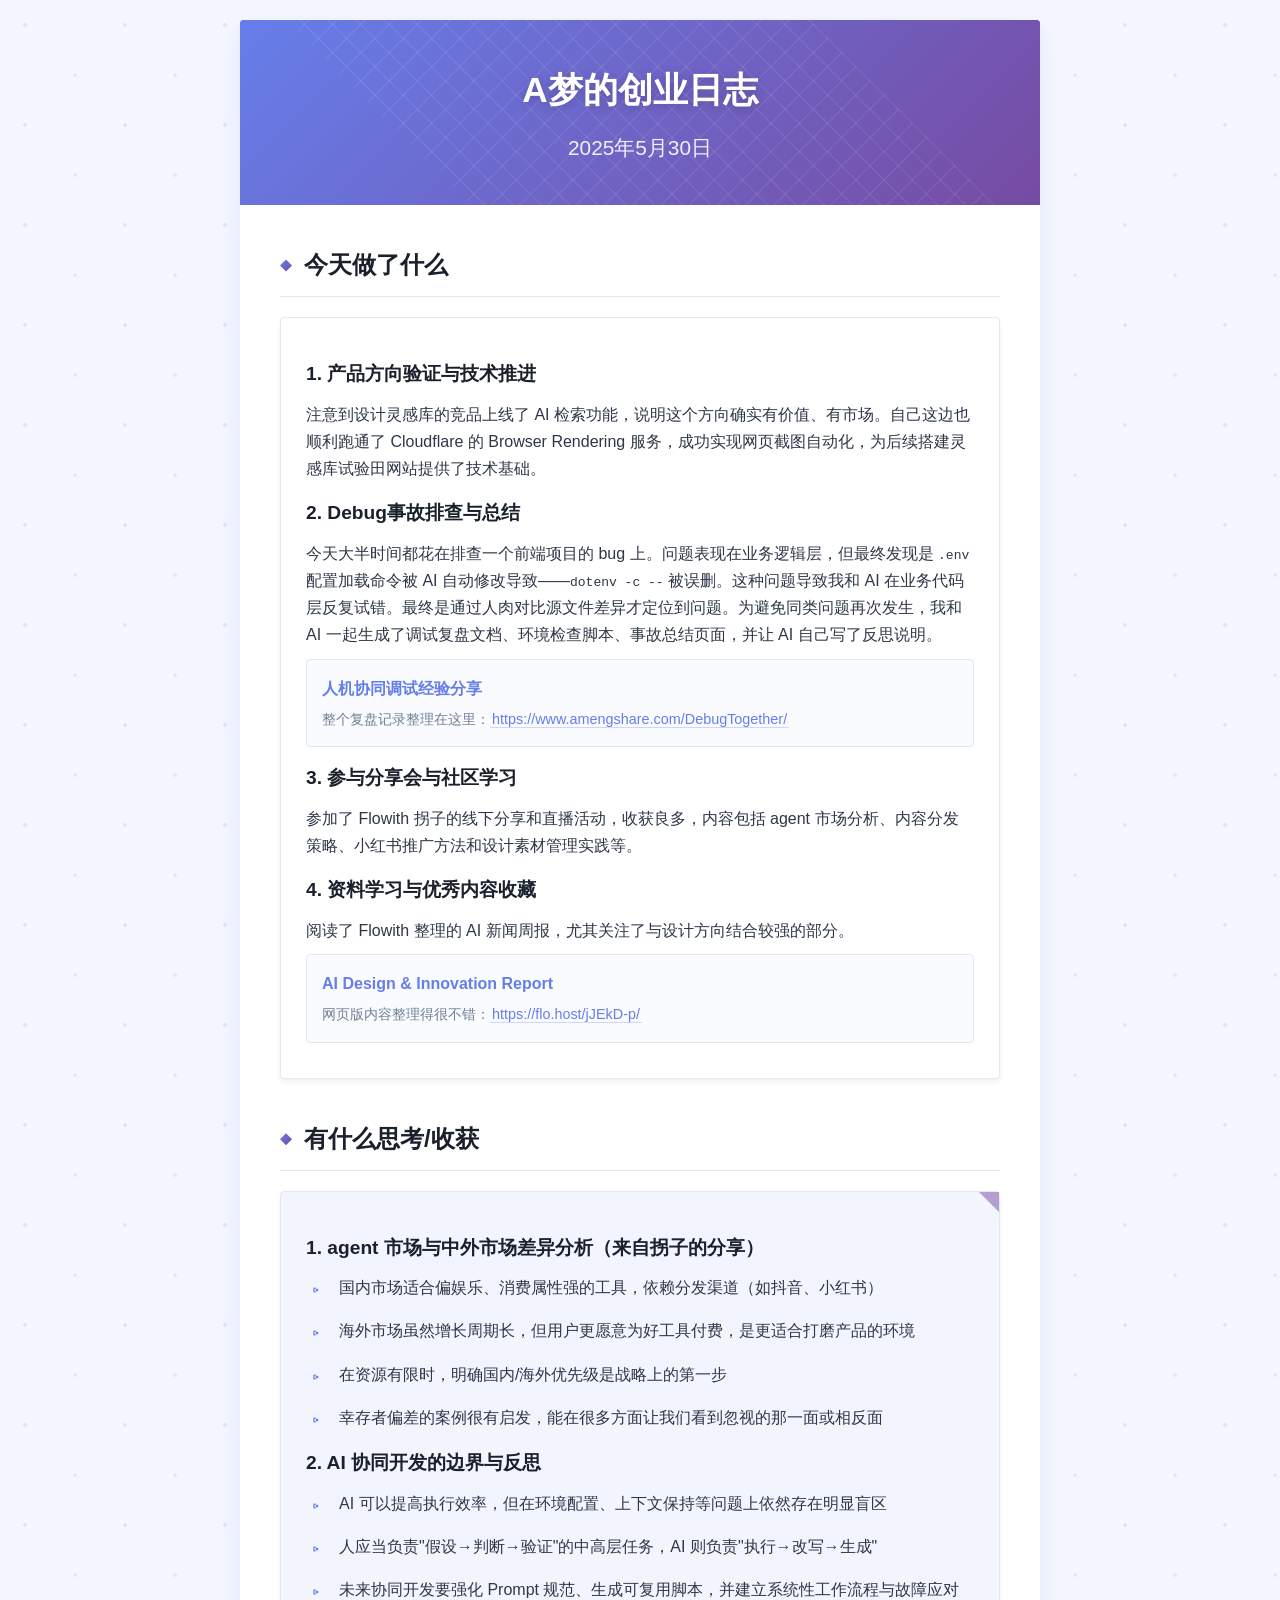
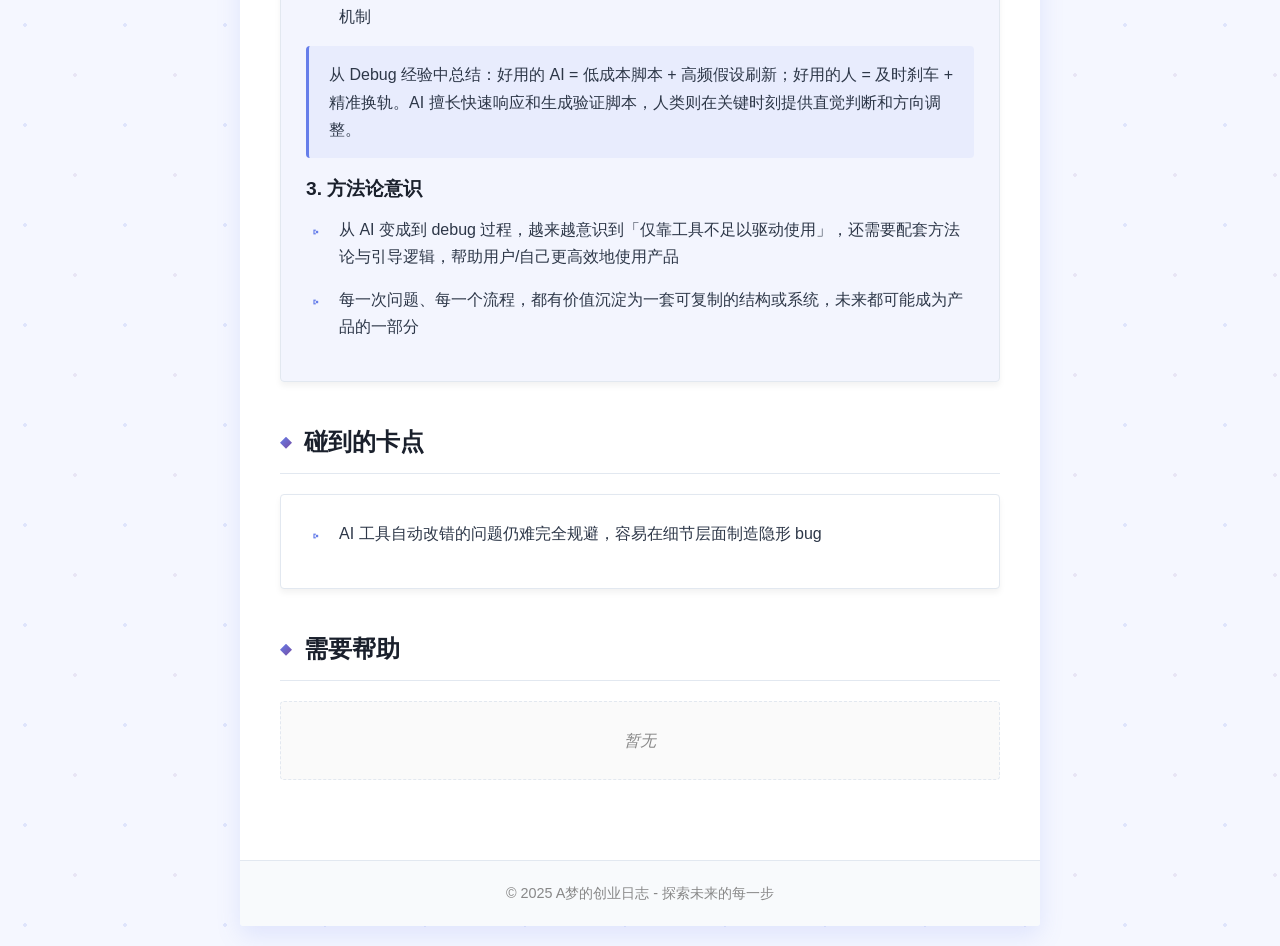
<file: daily/2025530.html>
<!DOCTYPE html>
<html lang="zh-CN">
<head>
    <meta charset="UTF-8">
    <meta name="viewport" content="width=device-width, initial-scale=1.0">
    <title>A梦的创业日志</title>
    <style>
        /* 科技未来风格 + 蓝紫科技配色方案 */
        :root {
            --primary-color: #667eea;
            --secondary-color: #764ba2;
            --gradient-start: #667eea;
            --gradient-end: #764ba2;
            --bg-color: #f5f7ff;
            --card-bg: #ffffff;
            --text-color: #2d3748;
            --heading-color: #1a202c;
            --border-radius: 4px;
            --shadow: 0 10px 25px rgba(102, 126, 234, 0.15);
            --border-color: #e2e8f0;
            --highlight-bg: rgba(102, 126, 234, 0.08);
            --highlight-border: #667eea;
            --card-glow: 0 0 15px rgba(102, 126, 234, 0.2);
        }
        
        * {
            margin: 0;
            padding: 0;
            box-sizing: border-box;
        }
        
        body {
            font-family: -apple-system, BlinkMacSystemFont, "Segoe UI", Roboto, Helvetica, Arial, sans-serif;
            line-height: 1.7;
            background-color: var(--bg-color);
            color: var(--text-color);
            padding: 20px;
            background-image: 
                radial-gradient(circle at 25px 25px, rgba(102, 126, 234, 0.15) 2px, transparent 0),
                radial-gradient(circle at 75px 75px, rgba(118, 75, 162, 0.1) 2px, transparent 0);
            background-size: 100px 100px;
        }
        
        .container {
            max-width: 800px;
            margin: 0 auto;
            background-color: var(--card-bg);
            border-radius: var(--border-radius);
            box-shadow: var(--shadow);
            overflow: hidden;
            word-wrap: break-word;
            position: relative;
        }
        
        .container::before {
            content: "";
            position: absolute;
            top: 0;
            left: 0;
            width: 100%;
            height: 5px;
            background: linear-gradient(90deg, var(--gradient-start), var(--gradient-end));
        }
        
        header {
            background: linear-gradient(135deg, var(--gradient-start), var(--gradient-end));
            padding: 40px;
            color: white;
            text-align: center;
            position: relative;
            overflow: hidden;
        }
        
        header::after {
            content: "";
            position: absolute;
            top: -50%;
            left: -50%;
            width: 200%;
            height: 200%;
            background-image: 
                linear-gradient(rgba(255, 255, 255, 0.1) 1px, transparent 1px),
                linear-gradient(90deg, rgba(255, 255, 255, 0.1) 1px, transparent 1px);
            background-size: 20px 20px;
            transform: rotate(45deg);
            z-index: 1;
        }
        
        .title {
            font-size: 2.2em;
            margin-bottom: 10px;
            font-weight: 700;
            position: relative;
            z-index: 2;
            text-shadow: 0 2px 10px rgba(0, 0, 0, 0.2);
        }
        
        .date {
            font-size: 1.3em;
            font-weight: 400;
            opacity: 0.9;
            position: relative;
            z-index: 2;
        }
        
        .content {
            padding: 40px;
        }
        
        h2 {
            font-size: 1.5em;
            color: var(--heading-color);
            margin-bottom: 20px;
            padding-bottom: 10px;
            border-bottom: 1px solid var(--border-color);
            display: flex;
            align-items: center;
        }
        
        h2::before {
            content: "";
            display: inline-block;
            width: 12px;
            height: 12px;
            background: linear-gradient(135deg, var(--gradient-start), var(--gradient-end));
            margin-right: 12px;
            clip-path: polygon(50% 0%, 100% 50%, 50% 100%, 0% 50%);
        }
        
        h3 {
            font-size: 1.2em;
            color: var(--heading-color);
            margin: 15px 0 10px;
        }
        
        .section {
            margin-bottom: 40px;
        }
        
        .card {
            background-color: var(--card-bg);
            border-radius: var(--border-radius);
            padding: 25px;
            margin-bottom: 20px;
            border: 1px solid var(--border-color);
            box-shadow: 0 4px 6px rgba(0, 0, 0, 0.05);
            transition: all 0.3s ease;
            position: relative;
        }
        
        .card:hover {
            box-shadow: var(--card-glow);
            transform: translateY(-2px);
        }
        
        .insight-card {
            background-color: var(--highlight-bg);
            border-radius: var(--border-radius);
            padding: 25px;
            margin-bottom: 20px;
            border: 1px solid var(--border-color);
            box-shadow: 0 4px 6px rgba(0, 0, 0, 0.05);
            position: relative;
        }
        
        .insight-card::after {
            content: "";
            position: absolute;
            top: 0;
            right: 0;
            width: 0;
            height: 0;
            border-style: solid;
            border-width: 0 20px 20px 0;
            border-color: transparent var(--secondary-color) transparent transparent;
            opacity: 0.5;
        }
        
        .highlight-box {
            background-color: var(--highlight-bg);
            border-radius: var(--border-radius);
            padding: 15px 20px;
            margin: 15px 0;
            border-left: 3px solid var(--highlight-border);
            position: relative;
        }
        
        .empty-card {
            background-color: rgba(0, 0, 0, 0.02);
            border-radius: var(--border-radius);
            padding: 25px;
            margin-bottom: 20px;
            border: 1px dashed var(--border-color);
            color: #888;
            text-align: center;
            font-style: italic;
        }
        
        ul {
            padding-left: 5px;
            margin-bottom: 15px;
        }
        
        li {
            margin-bottom: 16px;
            position: relative;
            list-style-type: none;
            padding-left: 28px;
        }
        
        li:before {
            content: "▹";
            position: absolute;
            left: 0;
            top: 0;
            color: var(--primary-color);
            font-size: 1.2em;
        }
        
        a {
            color: var(--primary-color);
            text-decoration: none;
            border-bottom: 1px solid rgba(102, 126, 234, 0.3);
            transition: all 0.2s ease;
            padding: 0 2px;
        }
        
        a:hover {
            color: var(--secondary-color);
            background-color: var(--highlight-bg);
            border-bottom-color: var(--secondary-color);
        }
        
        footer {
            text-align: center;
            padding: 20px;
            font-size: 0.9em;
            color: #888;
            background-color: #f8fafc;
            border-top: 1px solid var(--border-color);
        }
        
        img {
            max-width: 100%;
            height: auto;
            border-radius: var(--border-radius);
        }
        
        .link-card {
            background-color: rgba(102, 126, 234, 0.03);
            border-radius: var(--border-radius);
            padding: 15px;
            margin: 10px 0;
            border: 1px solid var(--border-color);
            transition: all 0.3s ease;
        }
        
        .link-card:hover {
            box-shadow: var(--card-glow);
        }
        
        .link-title {
            font-weight: 600;
            margin-bottom: 5px;
            color: var(--primary-color);
        }
        
        .link-description {
            font-size: 0.9em;
            color: #718096;
        }
        
        @media (max-width: 768px) {
            body {
                padding: 10px;
            }
            
            header {
                padding: 30px 20px;
            }
            
            .content {
                padding: 30px 20px;
            }
            
            .title {
                font-size: 1.8em;
            }
            
            .date {
                font-size: 1.1em;
            }
        }
    </style>
</head>
<body>
    <div class="container">
        <header>
            <h1 class="title">A梦的创业日志</h1>
            <div class="date">2025年5月30日</div>
        </header>
        
        <div class="content">
            <div class="section">
                <h2>今天做了什么</h2>
                <div class="card">
                    <h3>1. 产品方向验证与技术推进</h3>
                    <p>注意到设计灵感库的竞品上线了 AI 检索功能，说明这个方向确实有价值、有市场。自己这边也顺利跑通了 Cloudflare 的 Browser Rendering 服务，成功实现网页截图自动化，为后续搭建灵感库试验田网站提供了技术基础。</p>
                    
                    <h3>2. Debug事故排查与总结</h3>
                    <p>今天大半时间都花在排查一个前端项目的 bug 上。问题表现在业务逻辑层，但最终发现是 <code>.env</code> 配置加载命令被 AI 自动修改导致——<code>dotenv -c --</code> 被误删。这种问题导致我和 AI 在业务代码层反复试错。最终是通过人肉对比源文件差异才定位到问题。为避免同类问题再次发生，我和 AI 一起生成了调试复盘文档、环境检查脚本、事故总结页面，并让 AI 自己写了反思说明。</p>
                    
                    <div class="link-card">
                        <div class="link-title">人机协同调试经验分享</div>
                        <div class="link-description">整个复盘记录整理在这里：<a href="https://www.amengshare.com/DebugTogether/" target="_blank">https://www.amengshare.com/DebugTogether/</a></div>
                    </div>
                    
                    <h3>3. 参与分享会与社区学习</h3>
                    <p>参加了 Flowith 拐子的线下分享和直播活动，收获良多，内容包括 agent 市场分析、内容分发策略、小红书推广方法和设计素材管理实践等。</p>
                    
                    <h3>4. 资料学习与优秀内容收藏</h3>
                    <p>阅读了 Flowith 整理的 AI 新闻周报，尤其关注了与设计方向结合较强的部分。</p>
                    
                    <div class="link-card">
                        <div class="link-title">AI Design & Innovation Report</div>
                        <div class="link-description">网页版内容整理得很不错：<a href="https://flo.host/jJEkD-p/" target="_blank">https://flo.host/jJEkD-p/</a></div>
                    </div>
                </div>
            </div>
            
            <div class="section">
                <h2>有什么思考/收获</h2>
                <div class="insight-card">
                    <h3>1. agent 市场与中外市场差异分析（来自拐子的分享）</h3>
                    <ul>
                        <li>国内市场适合偏娱乐、消费属性强的工具，依赖分发渠道（如抖音、小红书）</li>
                        <li>海外市场虽然增长周期长，但用户更愿意为好工具付费，是更适合打磨产品的环境</li>
                        <li>在资源有限时，明确国内/海外优先级是战略上的第一步</li>
                        <li>幸存者偏差的案例很有启发，能在很多方面让我们看到忽视的那一面或相反面</li>
                    </ul>
                    
                    <h3>2. AI 协同开发的边界与反思</h3>
                    <ul>
                        <li>AI 可以提高执行效率，但在环境配置、上下文保持等问题上依然存在明显盲区</li>
                        <li>人应当负责"假设→判断→验证"的中高层任务，AI 则负责"执行→改写→生成"</li>
                        <li>未来协同开发要强化 Prompt 规范、生成可复用脚本，并建立系统性工作流程与故障应对机制</li>
                    </ul>
                    
                    <div class="highlight-box">
                        <p>从 Debug 经验中总结：好用的 AI = 低成本脚本 + 高频假设刷新；好用的人 = 及时刹车 + 精准换轨。AI 擅长快速响应和生成验证脚本，人类则在关键时刻提供直觉判断和方向调整。</p>
                    </div>
                    
                    <h3>3. 方法论意识</h3>
                    <ul>
                        <li>从 AI 变成到 debug 过程，越来越意识到「仅靠工具不足以驱动使用」，还需要配套方法论与引导逻辑，帮助用户/自己更高效地使用产品</li>
                        <li>每一次问题、每一个流程，都有价值沉淀为一套可复制的结构或系统，未来都可能成为产品的一部分</li>
                    </ul>
                </div>
            </div>
            
            <div class="section">
                <h2>碰到的卡点</h2>
                <div class="card">
                    <ul>
                        <li>AI 工具自动改错的问题仍难完全规避，容易在细节层面制造隐形 bug</li>
                    </ul>
                </div>
            </div>
            
            <div class="section">
                <h2>需要帮助</h2>
                <div class="empty-card">
                    暂无
                </div>
            </div>
        </div>
        
        <footer>
            © 2025 A梦的创业日志 - 探索未来的每一步
        </footer>
    </div>
</body>
</html>
</file>
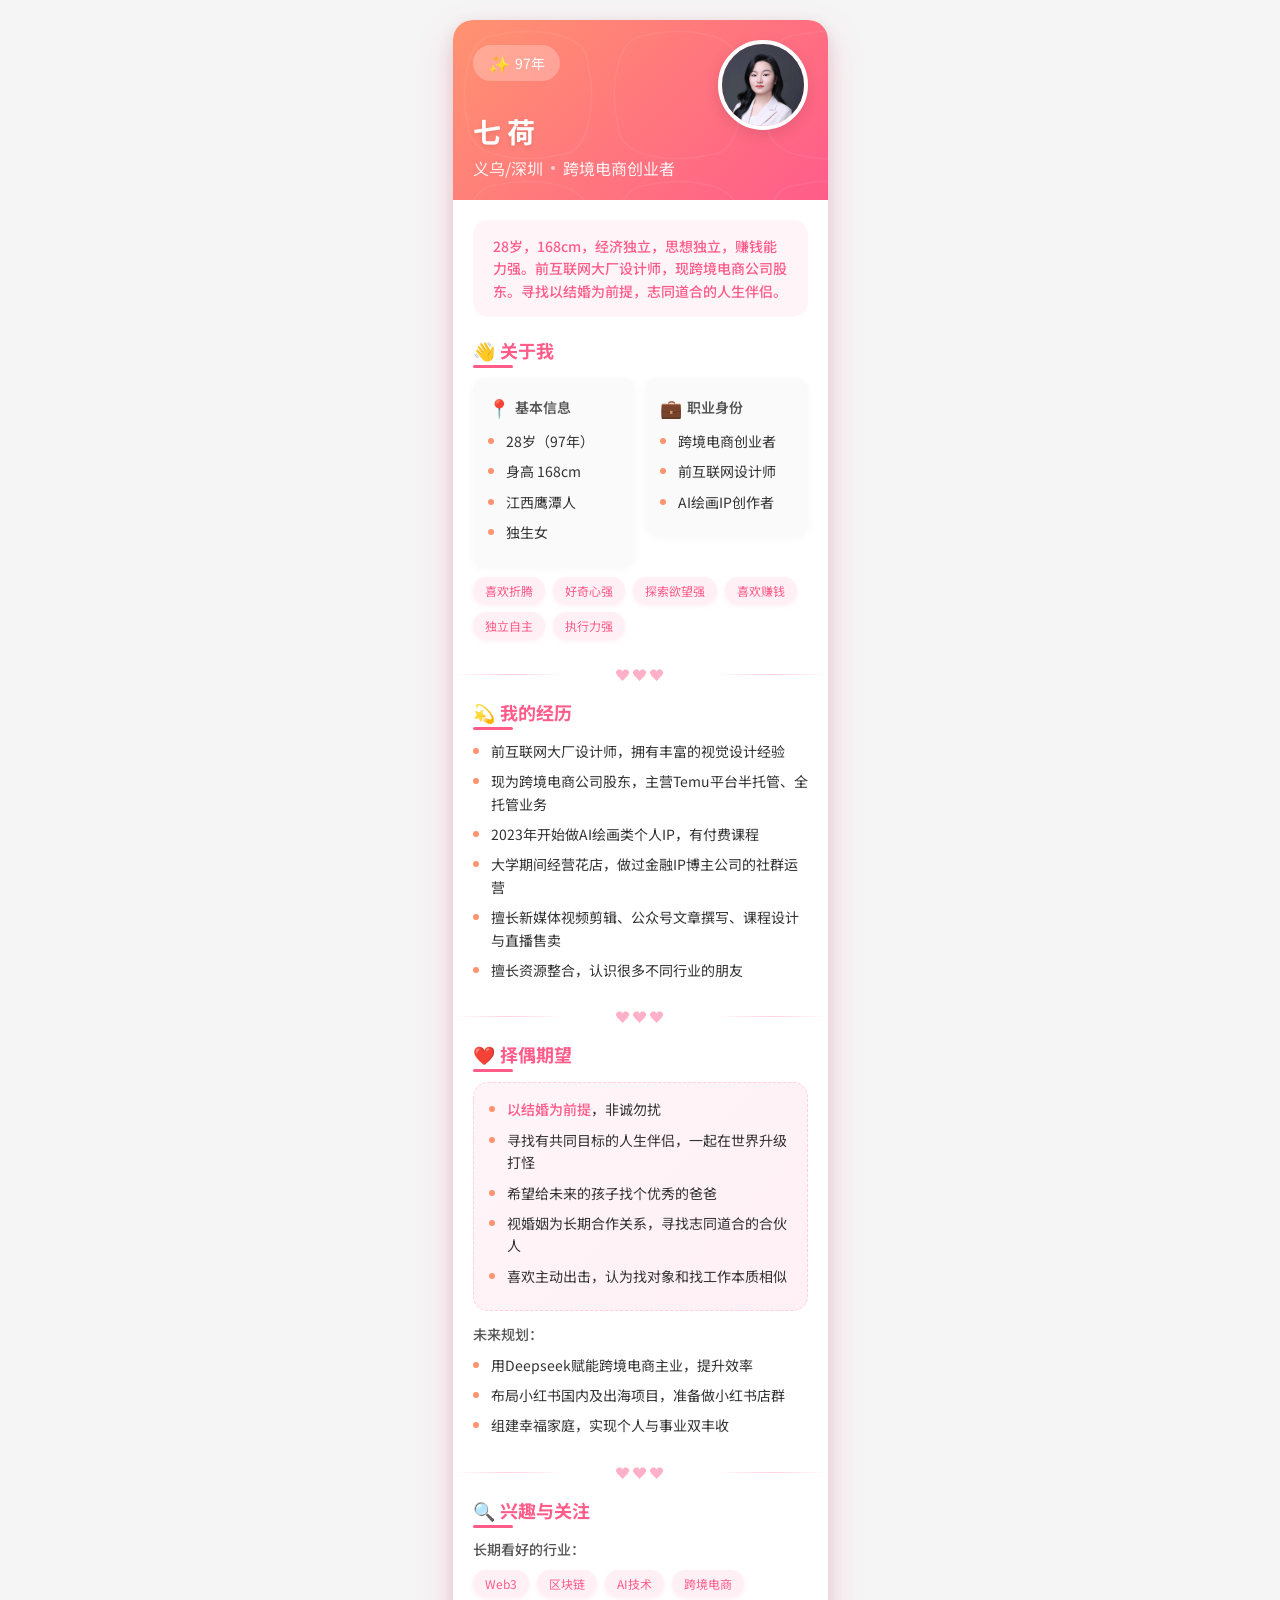
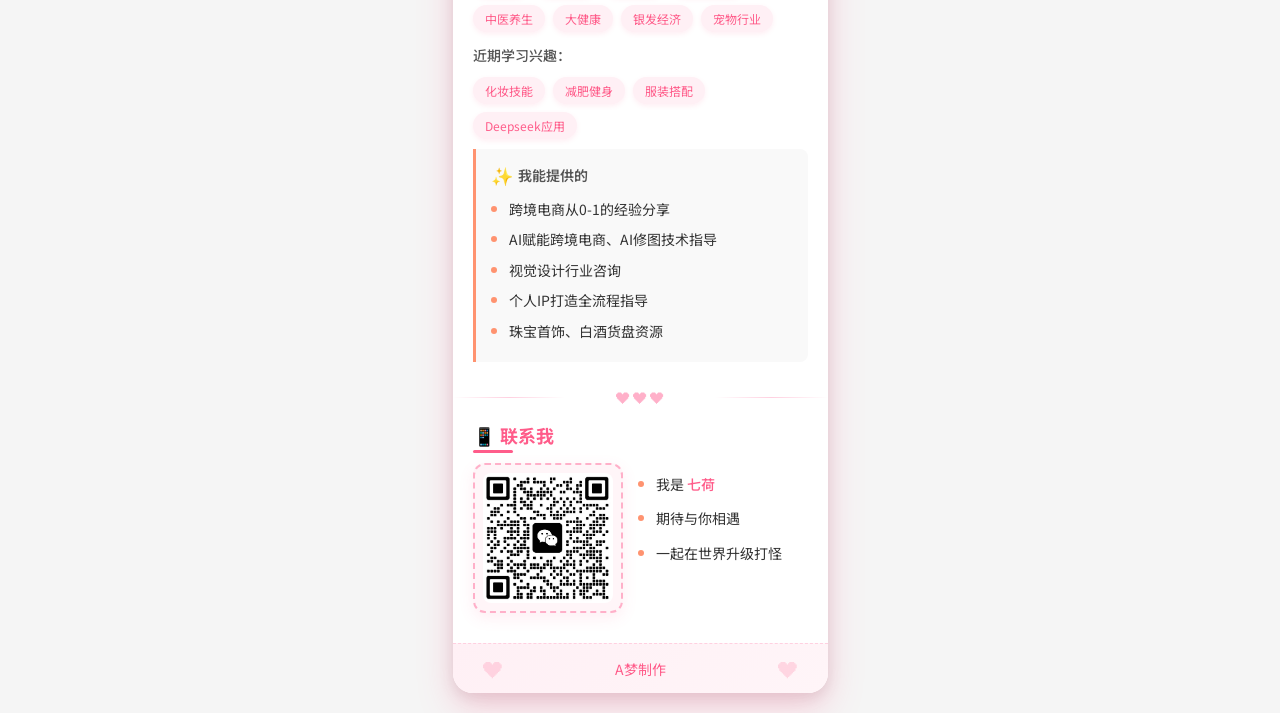
<file: friends/qihe.html>
<!DOCTYPE html>
<html lang="zh-CN">
<head>
  <meta charset="UTF-8">
  <meta name="viewport" content="width=device-width, initial-scale=1.0">
  <title>七荷相亲介绍卡</title>
  <link href="https://fonts.googleapis.com/css2?family=Noto+Sans+SC:wght@300;400;500;700&family=Ma+Shan+Zheng&display=swap" rel="stylesheet">
  <style>
    * {
      margin: 0;
      padding: 0;
      box-sizing: border-box;
    }
    body {
      font-family: 'Noto Sans SC', sans-serif;
      background-color: #f5f5f5;
      display: flex;
      justify-content: center;
      align-items: center;
      min-height: 100vh;
      padding: 20px;
    }
    .card-container {
      width: 375px;
      background-color: white;
      border-radius: 20px;
      overflow: hidden;
      box-shadow: 0 15px 35px rgba(255, 92, 138, 0.25), 0 5px 15px rgba(0, 0, 0, 0.1);
      position: relative;
      transition: box-shadow 0.3s ease;
    }
    .card-container:hover {
      box-shadow: 0 20px 40px rgba(255, 92, 138, 0.3), 0 10px 20px rgba(0, 0, 0, 0.15);
    }
    .header {
      height: 180px;
      background: linear-gradient(135deg, #FF9370, #FF5C8A);
      color: white;
      position: relative;
      overflow: hidden;
    }
    .header-content {
      position: relative;
      z-index: 2;
      height: 100%;
      display: flex;
      flex-direction: column;
      justify-content: flex-end;
      padding: 20px;
    }
    .header::before {
      content: "";
      position: absolute;
      top: 0;
      left: 0;
      width: 100%;
      height: 100%;
      background-image: url('data:image/svg+xml;utf8,<svg xmlns="http://www.w3.org/2000/svg" width="100" height="100" viewBox="0 0 100 100"><path d="M30,10 Q50,5 70,10 T90,30 Q95,50 90,70 T70,90 Q50,95 30,90 T10,70 Q5,50 10,30 T30,10" fill="none" stroke="white" stroke-width="1" opacity="0.2" /></svg>');
      background-size: 150px;
      opacity: 0.3;
    }
    .photo-area {
      position: absolute;
      top: 20px;
      right: 20px;
      z-index: 3;
    }
    .photo-placeholder {
      width: 90px;
      height: 90px;
      border-radius: 50%;
      background-color: rgba(255, 255, 255, 0.3);
      border: 4px solid white;
      display: flex;
      justify-content: center;
      align-items: center;
      color: white;
      font-size: 18px;
      overflow: hidden;
      box-shadow: 0 5px 15px rgba(0, 0, 0, 0.1);
    }
    .name-badge {
      position: absolute;
      left: 20px;
      top: 25px;
      background-color: rgba(255, 255, 255, 0.25);
      backdrop-filter: blur(5px);
      padding: 5px 15px;
      border-radius: 20px;
      font-size: 14px;
      display: flex;
      align-items: center;
    }
    .name-badge .emoji {
      margin-right: 5px;
    }
    .header h1 {
      font-size: 28px;
      font-weight: 700;
      margin-bottom: 5px;
      text-shadow: 0 2px 4px rgba(0, 0, 0, 0.1);
    }
    .header-subtitle {
      font-size: 16px;
      font-weight: 400;
      opacity: 0.9;
      display: flex;
      align-items: center;
    }
    .header-subtitle .dot {
      display: inline-block;
      width: 4px;
      height: 4px;
      background-color: white;
      border-radius: 50%;
      margin: 0 8px;
      opacity: 0.7;
    }
    .emoji {
      font-size: 18px;
      margin-right: 5px;
    }
    .content {
      padding: 0;
      position: relative;
    }
    .intro-box {
      background-color: #FFF5F8;
      margin: 20px;
      padding: 15px 20px;
      border-radius: 15px;
      position: relative;
      font-size: 14px;
      line-height: 1.6;
      color: #FF5C8A;
      font-weight: 500;
    }
    .intro-box::before {
      content: """;
      position: absolute;
      top: -10px;
      left: 15px;
      font-size: 60px;
      color: #FF5C8A;
      opacity: 0.1;
      font-family: 'Ma Shan Zheng', cursive;
    }
    .section {
      margin: 0 20px 25px;
      position: relative;
    }
    .section:last-child {
      margin-bottom: 30px;
    }
    .section-title {
      font-size: 18px;
      font-weight: 700;
      color: #FF5C8A;
      margin-bottom: 15px;
      display: flex;
      align-items: center;
      position: relative;
    }
    .section-title::after {
      content: "";
      position: absolute;
      bottom: -5px;
      left: 0;
      width: 40px;
      height: 3px;
      background-color: #FF5C8A;
      border-radius: 3px;
    }
    .section-content {
      font-size: 14px;
      line-height: 1.6;
      color: #333;
    }
    .tag-container {
      display: flex;
      flex-wrap: wrap;
      margin-top: 10px;
      gap: 8px;
    }
    .tag {
      display: inline-block;
      background-color: #FFF0F5;
      color: #FF5C8A;
      padding: 4px 12px;
      border-radius: 20px;
      font-size: 12px;
      box-shadow: 0 2px 5px rgba(255, 92, 138, 0.1);
      transition: all 0.3s ease;
    }
    .tag:hover {
      transform: translateY(-2px);
      box-shadow: 0 4px 8px rgba(255, 92, 138, 0.2);
    }
    .highlight {
      color: #FF5C8A;
      font-weight: 500;
    }
    .footer {
      width: 100%;
      height: 50px;
      background: linear-gradient(135deg, #FFF0F5, #FFF5F8);
      display: flex;
      justify-content: center;
      align-items: center;
      font-size: 14px;
      color: #FF5C8A;
      border-top: 1px dashed #FFD0E0;
      position: relative;
    }
    .footer::before, .footer::after {
      content: "❤";
      position: absolute;
      color: #FF5C8A;
      opacity: 0.2;
      font-size: 20px;
    }
    .footer::before {
      left: 30px;
    }
    .footer::after {
      right: 30px;
    }
    .detail-item {
      margin-bottom: 8px;
      position: relative;
      padding-left: 18px;
    }
    .detail-item::before {
      content: "";
      position: absolute;
      left: 0;
      top: 8px;
      width: 6px;
      height: 6px;
      border-radius: 50%;
      background-color: #FF9370;
    }
    .two-column {
      display: flex;
      flex-wrap: wrap;
      gap: 10px;
    }
    .column {
      flex: 1;
      min-width: 140px;
    }
    .info-card {
      background-color: #FAFAFA;
      border-radius: 12px;
      padding: 15px;
      box-shadow: 0 2px 10px rgba(0, 0, 0, 0.03);
    }
    .info-card-title {
      font-weight: 600;
      color: #555;
      margin-bottom: 8px;
      font-size: 14px;
      display: flex;
      align-items: center;
    }
    .sub-section {
      margin-top: 12px;
      margin-bottom: 8px;
      font-weight: 500;
      color: #555;
      font-size: 14px;
    }
    .heart-divider {
      text-align: center;
      margin: 15px 0;
      color: #FFB0C9;
      font-size: 14px;
      position: relative;
    }
    .heart-divider::before, .heart-divider::after {
      content: "";
      position: absolute;
      top: 50%;
      width: 30%;
      height: 1px;
      background: linear-gradient(to right, transparent, #FFD0E0, transparent);
    }
    .heart-divider::before {
      left: 0;
    }
    .heart-divider::after {
      right: 0;
    }
    .expectation-box {
      background: linear-gradient(135deg, #FFF5F8, #FFF0F5);
      border-radius: 15px;
      padding: 15px;
      margin-top: 10px;
      border: 1px dashed #FFD0E0;
    }
    .future-dreams {
      background-color: #F9F9F9;
      border-left: 3px solid #FF9370;
      padding: 12px 15px;
      margin-top: 10px;
      border-radius: 0 8px 8px 0;
    }
    /* 联系区域样式 */
    .contact-container {
      display: flex;
      flex-direction: row;
      align-items: center;
      justify-content: space-between;
      gap: 0px;
    }
    
    .qrcode-area {
      text-align: center;
      flex-shrink: 0;
    }
    
    .qrcode-placeholder {
      width: 150px;
      height: 150px;
      border-radius: 12px;
      background-color: #FFF5F8;
      border: 2px dashed #FFB0C9;
      margin: 0 auto;
      display: flex;
      justify-content: center;
      align-items: center;
      overflow: hidden;
      box-shadow: 0 5px 15px rgba(255, 92, 138, 0.1);
      padding: 10px;
    }
    
    .qrcode-placeholder img {
      width: 130px;
      height: 130px;
      object-fit: contain;
      border-radius: 8px;
    }
    
    .qrcode-placeholder-text {
      color: #FF5C8A;
      font-size: 14px;
      opacity: 0.7;
    }
    
    .qrcode-caption {
      margin-top: 10px;
      font-size: 14px;
      color: #FF5C8A;
      font-weight: 500;
    }
    
    .contact-info {
      flex-grow: 1;
      align-self: flex-start;
      padding-left: 15px;
      margin-top: 10px;
    }
    
    .contact-info .detail-item {
      margin-bottom: 12px;
    }
    
    @media (max-width: 330px) {
      .contact-container {
        flex-direction: column;
      }
      
      .contact-info {
        padding-left: 0;
        margin-top: 15px;
      }
    }

    /* 导出过程的加载样式 */
    .loading-overlay {
      position: fixed;
      top: 0;
      left: 0;
      width: 100%;
      height: 100%;
      background-color: rgba(255, 255, 255, 0.8);
      display: none;
      justify-content: center;
      align-items: center;
      z-index: 1000;
      backdrop-filter: blur(5px);
    }
    
    .loading-spinner {
      width: 50px;
      height: 50px;
      border: 5px solid #FFD0E0;
      border-top: 5px solid #FF5C8A;
      border-radius: 50%;
      animation: spin 1s linear infinite;
    }
    
    @keyframes spin {
      0% { transform: rotate(0deg); }
      100% { transform: rotate(360deg); }
    }
    
    /* 打印样式 */
    @media print {
      @page {
        size: auto;
        margin: 0;
      }
      
      body {
        background-color: #f5f5f5 !important;
        padding: 36px !important;
        min-height: auto !important;
      }
      
      .export-button-container, .loading-overlay {
        display: none !important;
      }
      
      .card-container {
        box-shadow: 0 20px 40px rgba(255, 92, 138, 0.3), 0 10px 20px rgba(0, 0, 0, 0.15) !important;
        -webkit-print-color-adjust: exact !important;
        print-color-adjust: exact !important;
      }
    }
  </style>
</head>
<body>
  <div class="card-container">
    <div class="header">
      <div class="name-badge">
        <span class="emoji">✨</span> 97年
      </div>
      <div class="photo-area">
        <div class="photo-placeholder">
          <img src="images/qihe.jpg" style="
    width: inherit;">
        </div>
      </div>
      <div class="header-content">
        <h1>七 荷</h1>
        <div class="header-subtitle">
          <span>义乌/深圳</span>
          <span class="dot"></span>
          <span>跨境电商创业者</span>
        </div>
      </div>
    </div>
    
    <div class="content">
      <div class="intro-box">
        28岁，168cm，经济独立，思想独立，赚钱能力强。前互联网大厂设计师，现跨境电商公司股东。寻找以结婚为前提，志同道合的人生伴侣。
      </div>
      
      <div class="section">
        <div class="section-title">
          <span class="emoji">👋</span> 关于我
        </div>
        <div class="section-content">
          <div class="two-column">
            <div class="column">
              <div class="info-card">
                <div class="info-card-title">
                  <span class="emoji">📍</span> 基本信息
                </div>
                <div class="detail-item">28岁（97年）</div>
                <div class="detail-item">身高 168cm</div>
                <div class="detail-item">江西鹰潭人</div>
                <div class="detail-item">独生女</div>
              </div>
            </div>
            <div class="column">
              <div class="info-card">
                <div class="info-card-title">
                  <span class="emoji">💼</span> 职业身份
                </div>
                <div class="detail-item">跨境电商创业者</div>
                <div class="detail-item">前互联网设计师</div>
                <div class="detail-item">AI绘画IP创作者</div>
              </div>
            </div>
          </div>
          
          <div class="tag-container">
            <span class="tag">喜欢折腾</span>
            <span class="tag">好奇心强</span>
            <span class="tag">探索欲望强</span>
            <span class="tag">喜欢赚钱</span>
            <span class="tag">独立自主</span>
            <span class="tag">执行力强</span>
          </div>
        </div>
      </div>
      
      <div class="heart-divider">❤ ❤ ❤</div>
      
      <div class="section">
        <div class="section-title">
          <span class="emoji">💫</span> 我的经历
        </div>
        <div class="section-content">
          <div class="detail-item">前互联网大厂设计师，拥有丰富的视觉设计经验</div>
          <div class="detail-item">现为跨境电商公司股东，主营Temu平台半托管、全托管业务</div>
          <div class="detail-item">2023年开始做AI绘画类个人IP，有付费课程</div>
          <div class="detail-item">大学期间经营花店，做过金融IP博主公司的社群运营</div>
          <div class="detail-item">擅长新媒体视频剪辑、公众号文章撰写、课程设计与直播售卖</div>
          <div class="detail-item">擅长资源整合，认识很多不同行业的朋友</div>
        </div>
      </div>
      
      <div class="heart-divider">❤ ❤ ❤</div>
      
      <div class="section">
        <div class="section-title">
          <span class="emoji">❤️</span> 择偶期望
        </div>
        <div class="section-content">
          <div class="expectation-box">
            <div class="detail-item"><span class="highlight">以结婚为前提</span>，非诚勿扰</div>
            <div class="detail-item">寻找有共同目标的人生伴侣，一起在世界升级打怪</div>
            <div class="detail-item">希望给未来的孩子找个优秀的爸爸</div>
            <div class="detail-item">视婚姻为长期合作关系，寻找志同道合的合伙人</div>
            <div class="detail-item">喜欢主动出击，认为找对象和找工作本质相似</div>
          </div>
          
          <div class="sub-section">未来规划：</div>
          <div class="detail-item">用Deepseek赋能跨境电商主业，提升效率</div>
          <div class="detail-item">布局小红书国内及出海项目，准备做小红书店群</div>
          <div class="detail-item">组建幸福家庭，实现个人与事业双丰收</div>
        </div>
      </div>

      <div class="heart-divider">❤ ❤ ❤</div>
      <div class="section">
        <div class="section-title">
          <span class="emoji">🔍</span> 兴趣与关注
        </div>
        <div class="section-content">
          <div class="sub-section">长期看好的行业：</div>
          <div class="tag-container">
            <span class="tag">Web3</span>
            <span class="tag">区块链</span>
            <span class="tag">AI技术</span>
            <span class="tag">跨境电商</span>
            <span class="tag">中医养生</span>
            <span class="tag">大健康</span>
            <span class="tag">银发经济</span>
            <span class="tag">宠物行业</span>
          </div>
          
          <div class="sub-section">近期学习兴趣：</div>
          <div class="tag-container">
            <span class="tag">化妆技能</span>
            <span class="tag">减肥健身</span>
            <span class="tag">服装搭配</span>
            <span class="tag">Deepseek应用</span>
          </div>
          
          <div class="future-dreams">
            <div class="info-card-title">
              <span class="emoji">✨</span> 我能提供的
            </div>
            <div class="detail-item">跨境电商从0-1的经验分享</div>
            <div class="detail-item">AI赋能跨境电商、AI修图技术指导</div>
            <div class="detail-item">视觉设计行业咨询</div>
            <div class="detail-item">个人IP打造全流程指导</div>
            <div class="detail-item">珠宝首饰、白酒货盘资源</div>
          </div>
        </div>
      </div>
      
      <div class="heart-divider">❤ ❤ ❤</div>
      
      <div class="section">
        <div class="section-title">
          <span class="emoji">📱</span> 联系我
        </div>
        <div class="section-content">
          <div class="contact-container">
            <div class="qrcode-area">
              <div class="qrcode-placeholder">
                <img src="images/qiheqrcode.jpg" alt="微信二维码" id="wechatQR">
                <!-- 如果没有图片链接，可以先用下面的占位 -->
              
              </div>
             
            </div>
            <div class="contact-info">
              <div class="detail-item">我是 <span class="highlight">七荷</span></div>
              <div class="detail-item">期待与你相遇</div>
              <div class="detail-item">一起在世界升级打怪</div>
              
            </div>
          </div>
        </div>
      </div>

    </div>
    
    <div class="footer">
      A梦制作
    </div>
  </div>
  
  <!-- 加载遮罩 -->
  <div class="loading-overlay" id="loadingOverlay">
    <div class="loading-spinner"></div>
  </div>
  
  <script>
    document.querySelector('.photo-placeholder').addEventListener('click', function() {
      alert('点击此处可上传照片（实际功能需在环境中实现）');
    });
  </script>
</body>
</html>
</file>
